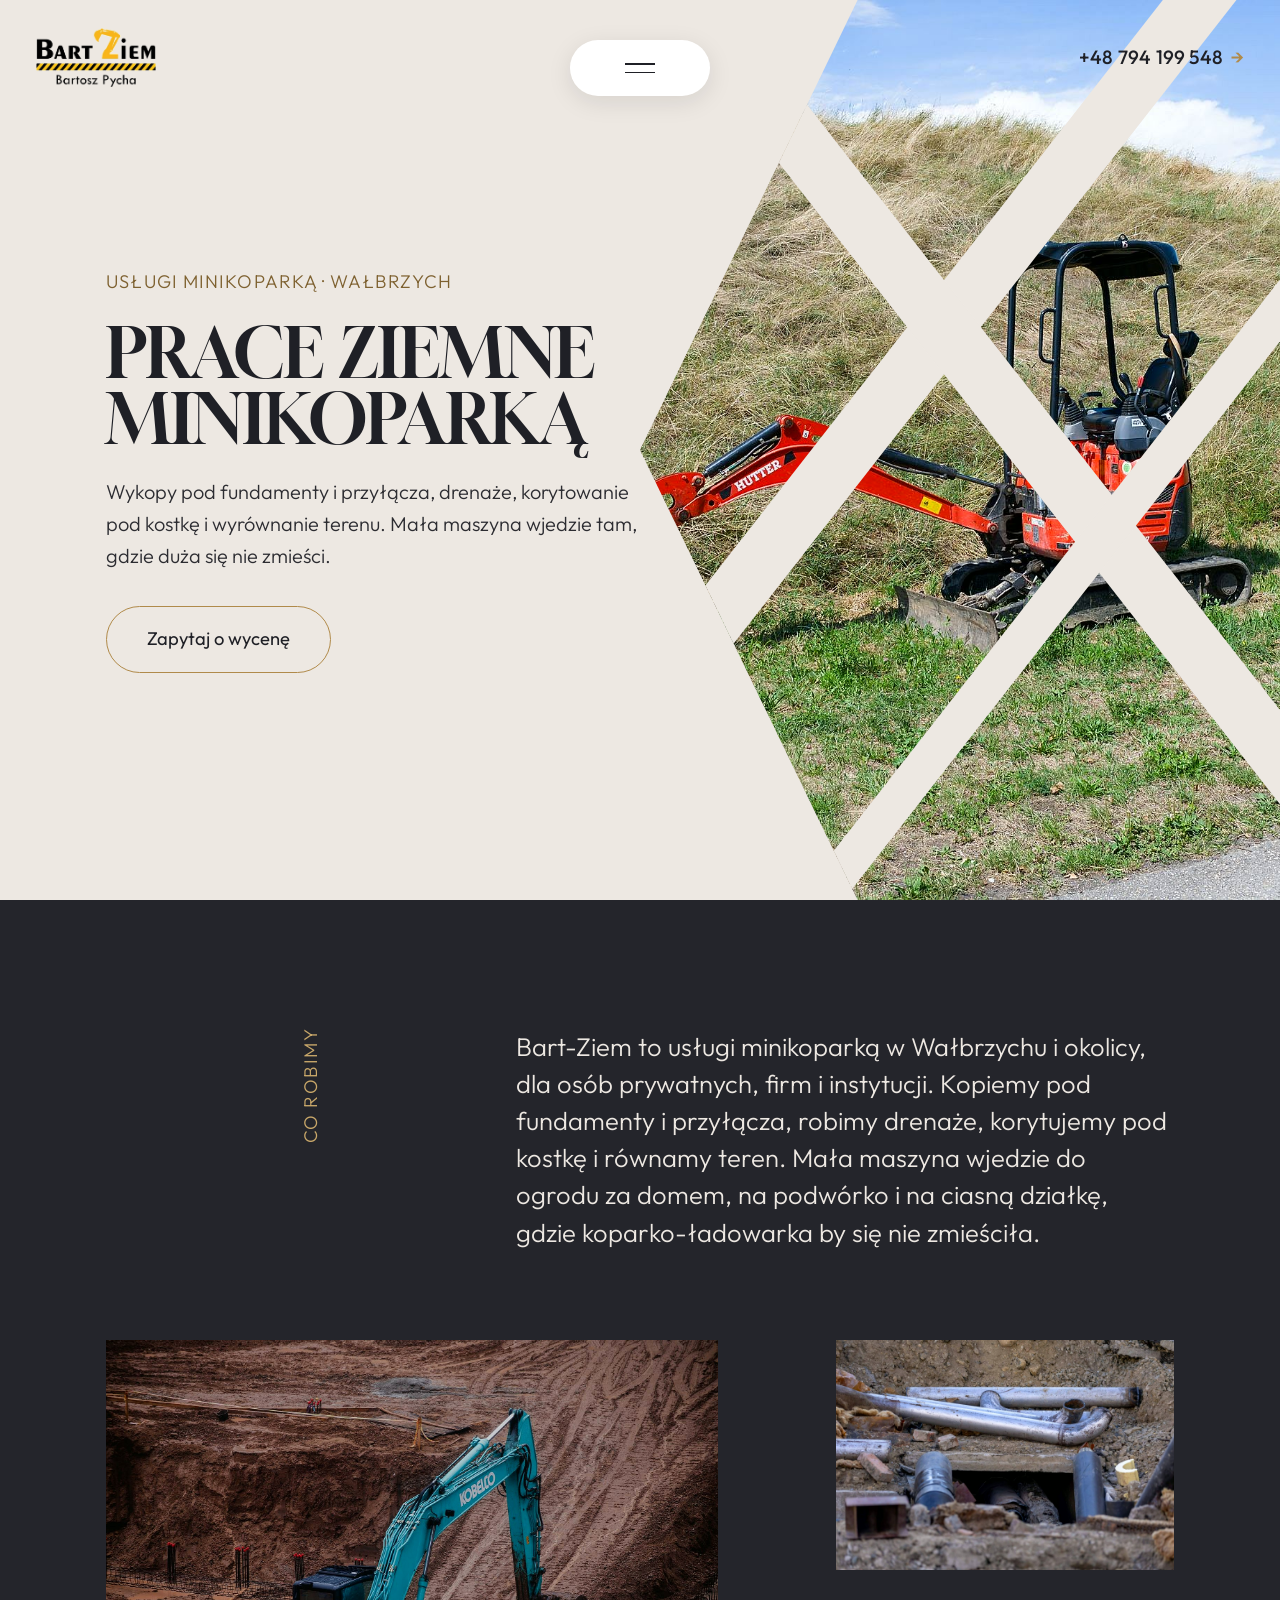
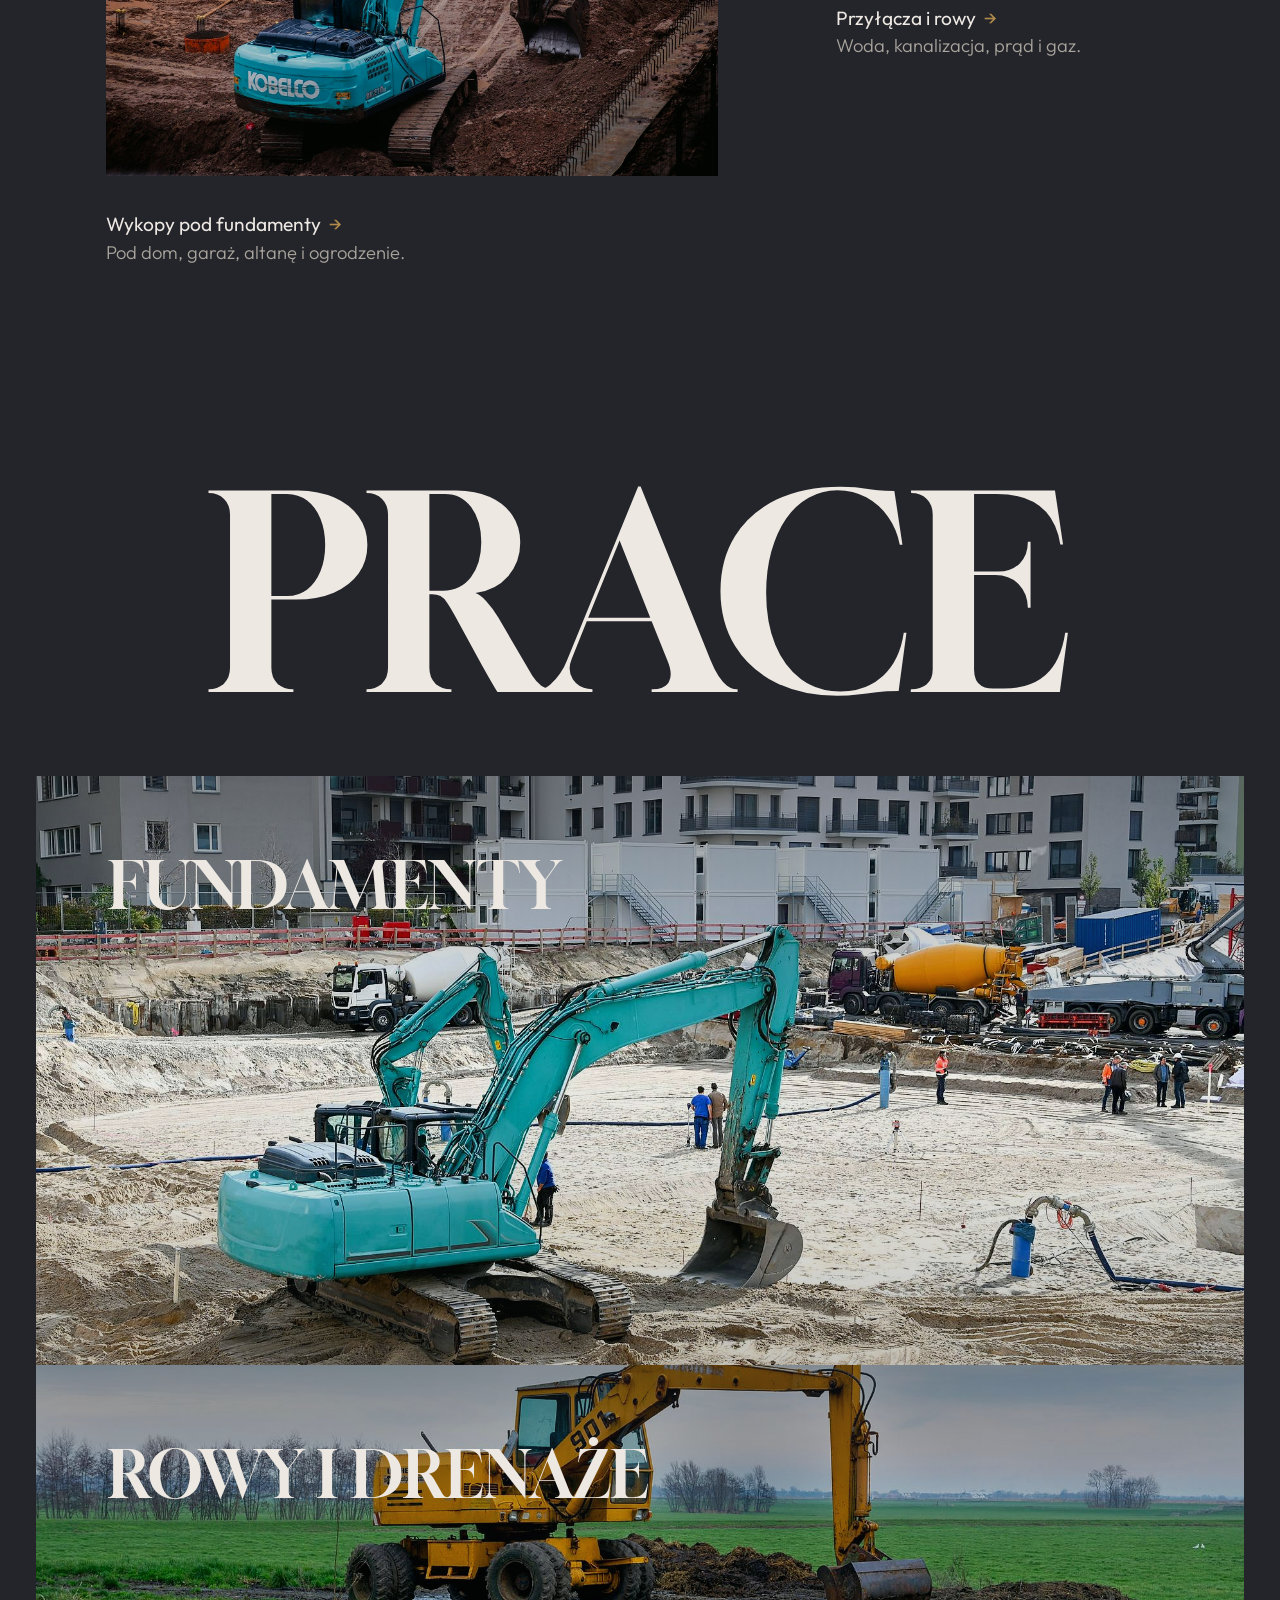
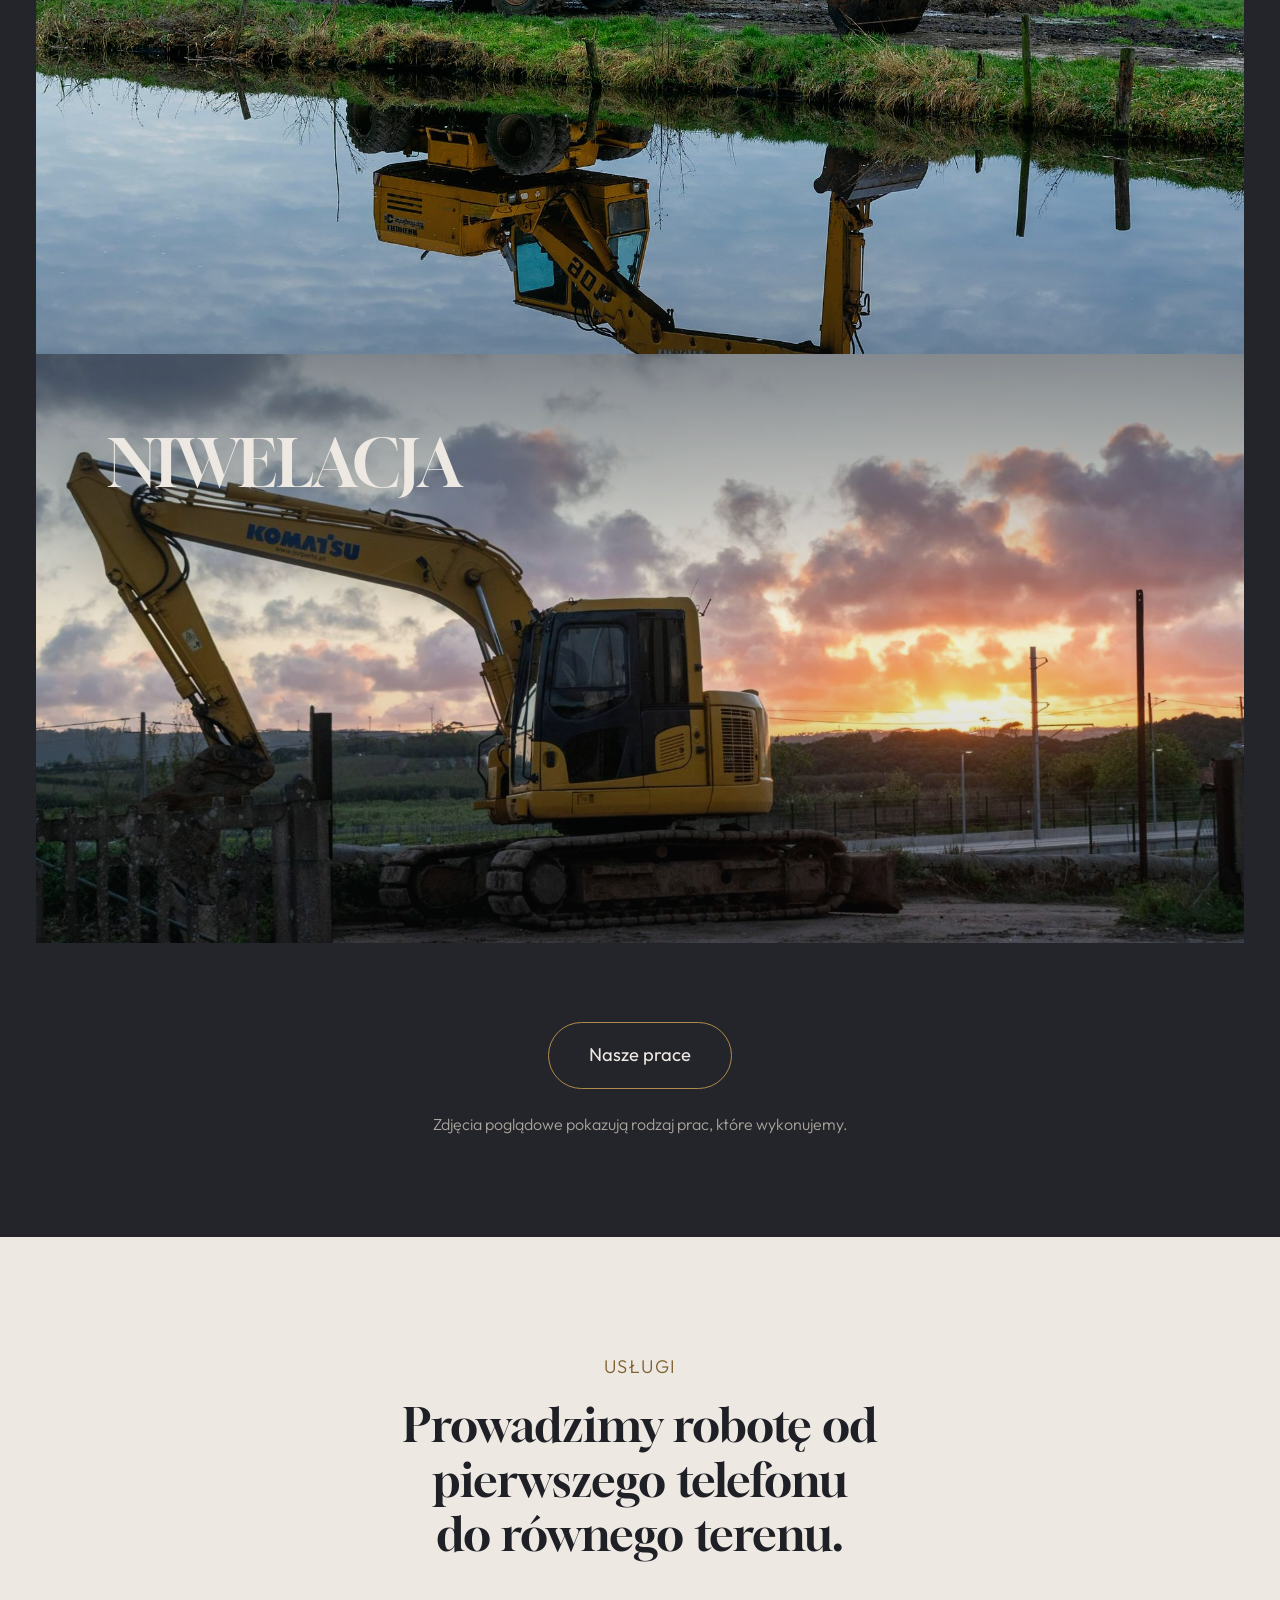
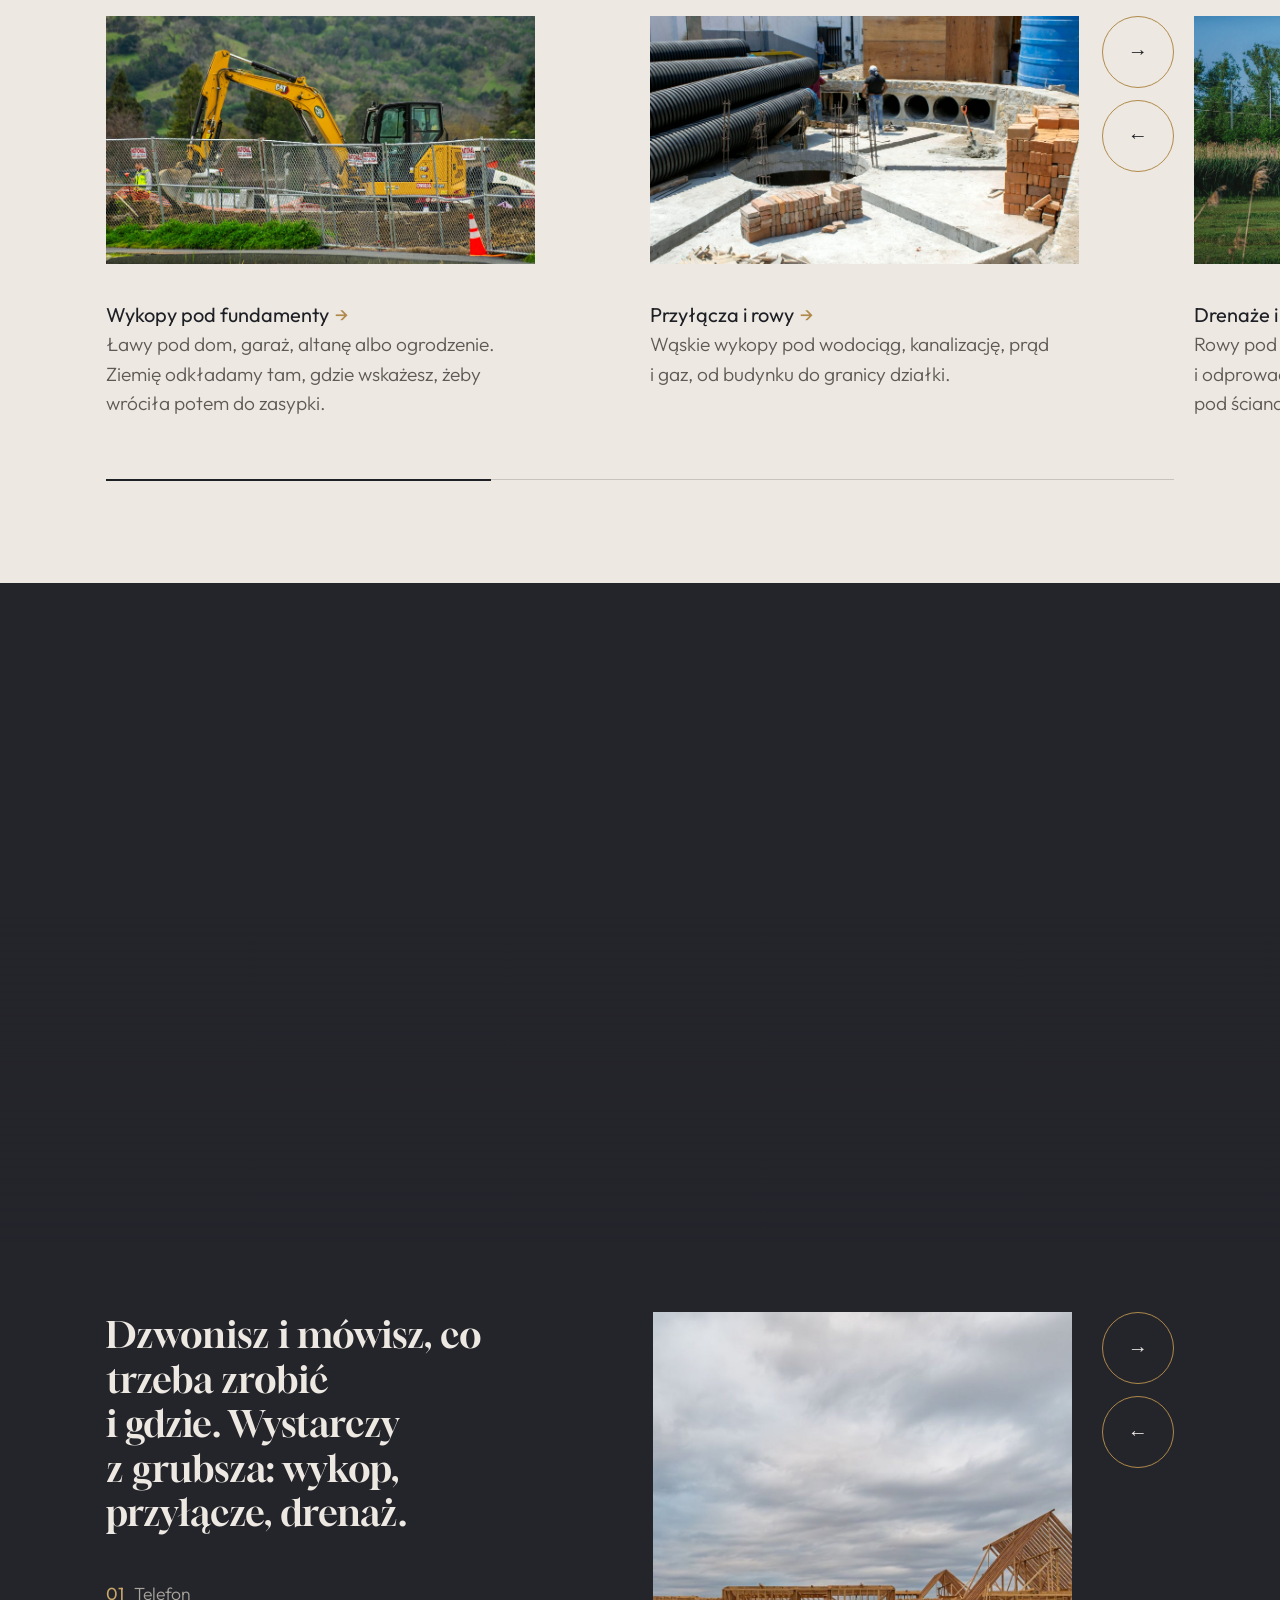
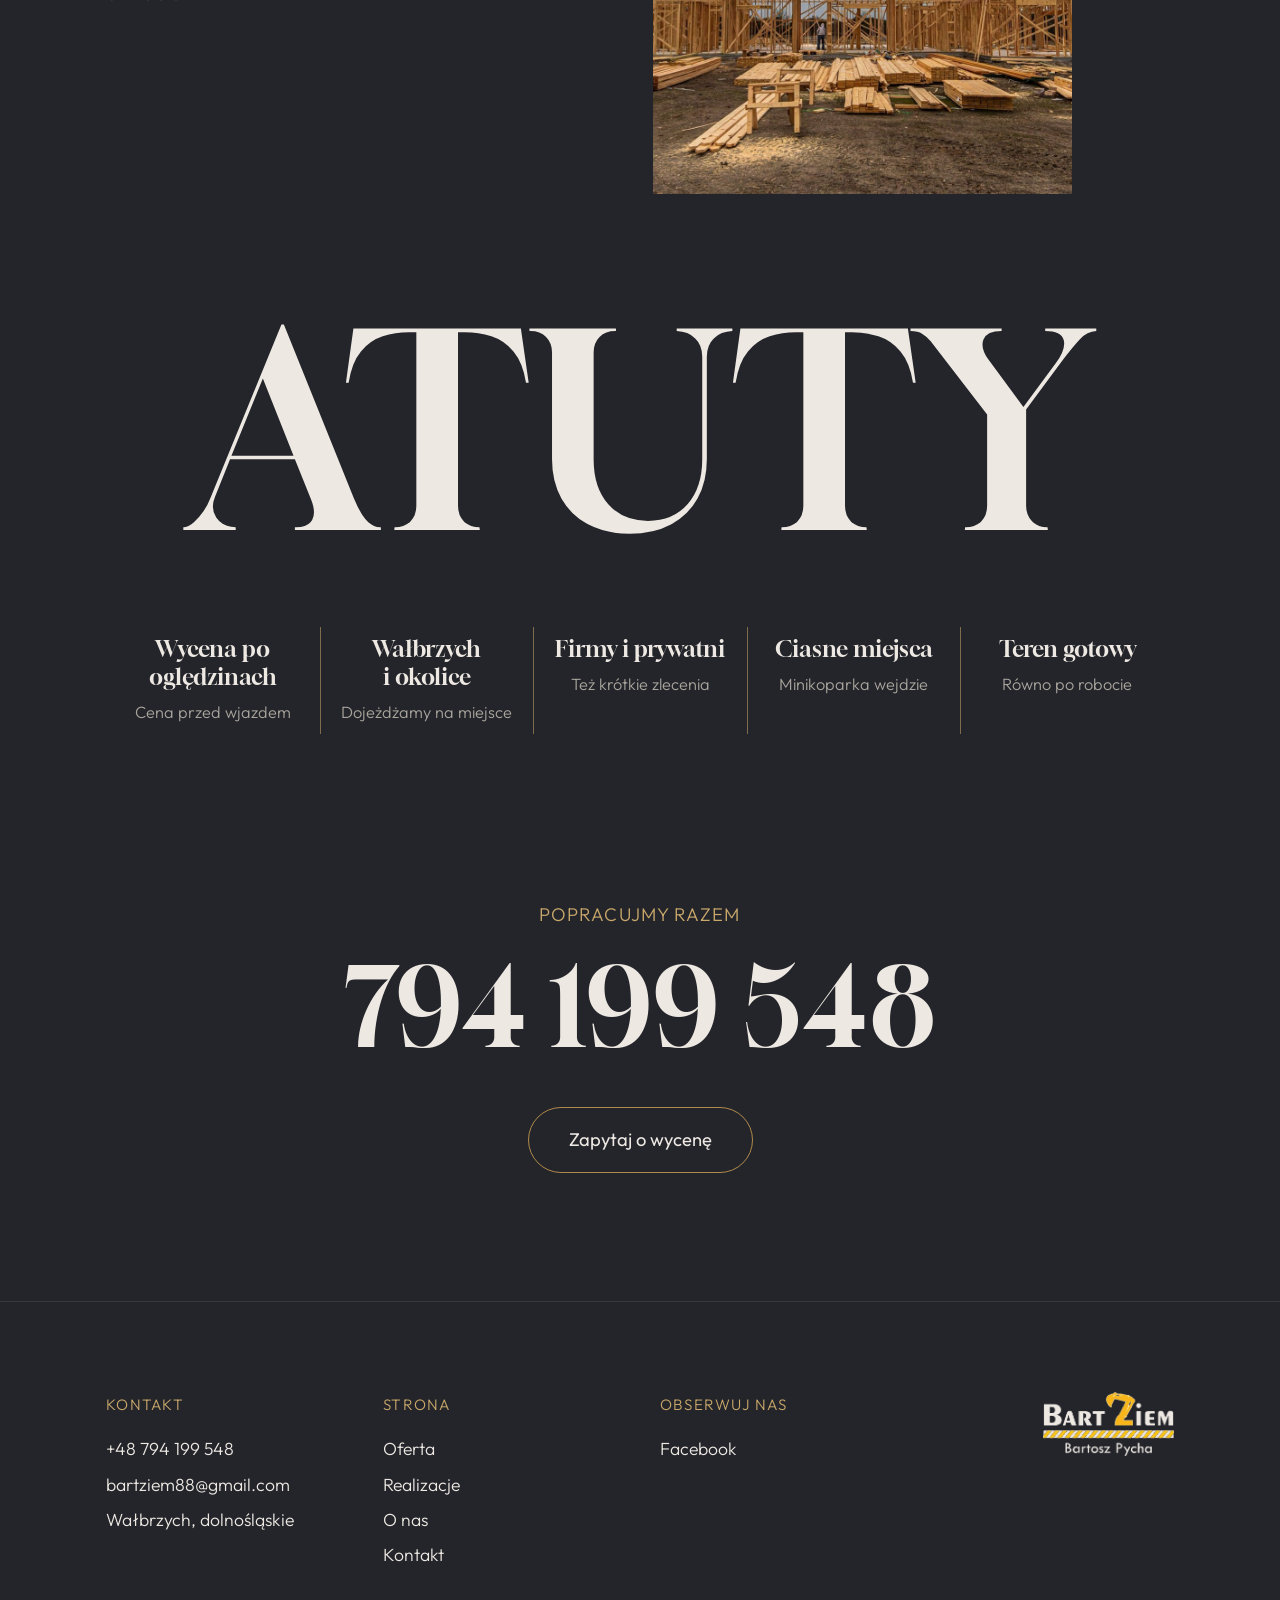
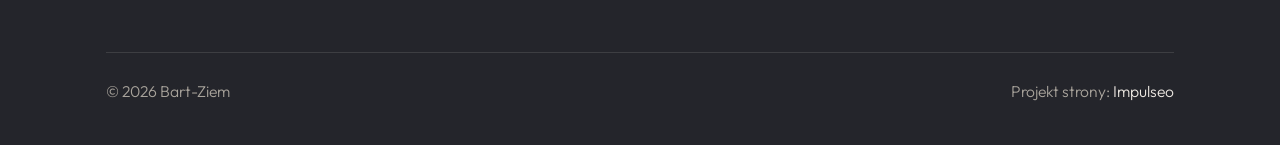
<file: index.html>
<!DOCTYPE html>
<html lang="pl">
<head>
<meta charset="UTF-8">
<meta name="viewport" content="width=device-width, initial-scale=1.0">
<title>Bart-Ziem · Usługi minikoparką Wałbrzych</title>
<meta name="description" content="Bart-Ziem z Wałbrzycha - usługi minikoparką dla osób prywatnych, firm i instytucji: wykopy pod fundamenty i przyłącza, drenaże, korytowanie pod kostkę, niwelacja terenu i prace w ogrodzie. Zadzwoń: 794 199 548.">
<link rel="canonical" href="https://kris20032.github.io/bartziem/">
<meta name="robots" content="noindex, nofollow">
<meta property="og:type" content="website">
<meta property="og:locale" content="pl_PL">
<meta property="og:site_name" content="Bart-Ziem">
<meta property="og:title" content="Bart-Ziem · Usługi minikoparką Wałbrzych">
<meta property="og:description" content="Bart-Ziem z Wałbrzycha - usługi minikoparką dla osób prywatnych, firm i instytucji: wykopy pod fundamenty i przyłącza, drenaże, korytowanie pod kostkę, niwelacja terenu i prace w ogrodzie. Zadzwoń: 794 199 548.">
<meta property="og:url" content="https://kris20032.github.io/bartziem/">
<meta property="og:image" content="https://kris20032.github.io/bartziem/img/og.jpg">
<meta property="og:image:width" content="1200">
<meta property="og:image:height" content="630">
<meta name="twitter:card" content="summary_large_image">
<script type="application/ld+json">{"@context": "https://schema.org", "@type": "LocalBusiness", "name": "Bart-Ziem", "url": "https://kris20032.github.io/bartziem/", "telephone": "+48794199548", "image": "https://kris20032.github.io/bartziem/img/og.jpg", "areaServed": "Wałbrzych", "sameAs": ["https://www.facebook.com/bartziemwalbrzych/"]}</script>
<link rel="preconnect" href="https://fonts.googleapis.com">
<link rel="preconnect" href="https://fonts.gstatic.com" crossorigin>
<link href="https://fonts.googleapis.com/css2?family=Gloock&family=Outfit:wght@300;400;500&display=swap" rel="stylesheet">
<link rel="stylesheet" href="assets/styles.css?v=20261020">
<link rel="stylesheet" href="assets/kw.css?v=20261020">
</head>
<body class="kw">

<header class="kw-head">
  <a class="kw-logo" href="index.html"><img src="img/logo.png" alt="Bart-Ziem" width="545" height="266" decoding="async"></a>
  <a class="kw-phone" href="tel:+48794199548">+48 794 199 548 <span class="kw-arr">→</span></a>
</header>
<button class="kw-pill" type="button" aria-label="Menu" aria-expanded="false"><span></span><span></span></button>
<div class="kw-menu" role="dialog" aria-label="Menu">
  <a class="kw-menu-logo" href="index.html"><img src="img/logo-light.png" alt="Bart-Ziem" width="545" height="266"></a>
  <nav class="kw-menu-main">
    <a href="index.html">Start</a>
    <a href="oferta.html">Oferta</a>
    <a href="realizacje.html">Realizacje</a>
    <a href="o-nas.html">O nas</a>
    <a href="kontakt.html">Kontakt</a>
  </nav>
  <div class="kw-menu-col">
    <p>Usługi minikoparką</p>
    <a href="oferta.html">Wykopy pod fundamenty</a>
    <a href="oferta.html">Przyłącza i rowy</a>
    <a href="oferta.html">Drenaże i odwodnienia</a>
    <a href="oferta.html">Niwelacja terenu</a>
    <a href="oferta.html">Korytowanie pod kostkę</a>
    <a href="oferta.html">Prace w ciasnych miejscach</a>
  </div>
  <div class="kw-menu-col">
    <p>Kontakt</p>
    <a href="tel:+48794199548">+48 794 199 548</a>
    <a href="mailto:bartziem88@gmail.com">bartziem88@gmail.com</a>
    <a href="https://www.facebook.com/bartziemwalbrzych/" target="_blank" rel="noopener">Facebook</a>
    <p class="kw-gap">Obszar</p>
    <a href="kontakt.html">Wałbrzych i okolice</a>
  </div>
</div>

<main>
<section class="kw-hero">
  <div class="kw-hero-txt">
    <span class="kw-kicker">Usługi minikoparką · Wałbrzych</span>
    <h1>Prace ziemne minikoparką</h1>
    <p>Wykopy pod fundamenty i&nbsp;przyłącza, drenaże, korytowanie pod kostkę i&nbsp;wyrównanie terenu. Mała maszyna wjedzie tam, gdzie duża się nie zmieści.</p>
    <a class="kw-btn" href="kontakt.html">Zapytaj o&nbsp;wycenę</a>
  </div>
  <div class="kw-hero-art" aria-hidden="true">
    <img src="img/hero.jpg" fetchpriority="high" alt="" width="1880" height="1253">
    <i></i><i></i><i></i>
  </div>
</section>

<section class="kw-dark kw-sec">
  <div class="kw-intro reveal">
    <span class="kw-vert">Co robimy</span>
    <p>Bart-Ziem to usługi minikoparką w&nbsp;Wałbrzychu i&nbsp;okolicy, dla osób prywatnych, firm i&nbsp;instytucji. Kopiemy pod fundamenty i&nbsp;przyłącza, robimy drenaże, korytujemy pod kostkę i&nbsp;równamy teren. Mała maszyna wjedzie do ogrodu za domem, na podwórko i&nbsp;na ciasną działkę, gdzie koparko-ładowarka by się nie zmieściła.</p>
  </div>
  <div class="kw-pair">
    <figure class="reveal">
      <a href="oferta.html"><span class="kw-ph"><img src="img/g1.jpg" alt="Wykop pod fundamenty" width="1880" height="1253" decoding="async"></span></a>
      <figcaption><a class="kw-link" href="oferta.html">Wykopy pod fundamenty <span class="kw-arr">→</span></a><span class="kw-sub">Pod dom, garaż, altanę i&nbsp;ogrodzenie.</span></figcaption>
    </figure>
    <figure class="reveal">
      <a href="oferta.html"><span class="kw-ph"><img src="img/g2.jpg" alt="Przyłącza w wykopie" width="1776" height="1120" decoding="async"></span></a>
      <figcaption><a class="kw-link" href="oferta.html">Przyłącza i&nbsp;rowy <span class="kw-arr">→</span></a><span class="kw-sub">Woda, kanalizacja, prąd i&nbsp;gaz.</span></figcaption>
    </figure>
  </div>
</section>

<section class="kw-dark kw-huge-wrap">
  <h2 class="kw-huge reveal">Prace</h2>
</section>
<section class="kw-dark kw-works">
  <a class="kw-work reveal" href="realizacje.html"><img src="img/g9.jpg" alt="Wykop pod fundamenty na budowie" loading="lazy" width="1880" height="1251" decoding="async"><h3>Fundamenty</h3></a>
  <a class="kw-work reveal" href="realizacje.html"><img src="img/g4.jpg" alt="Rów odwadniający przy polu" loading="lazy" width="1880" height="1253" decoding="async"><h3>Rowy i&nbsp;drenaże</h3></a>
  <a class="kw-work reveal" href="realizacje.html"><img src="img/g8.jpg" alt="Koparka przy niwelacji terenu" loading="lazy" width="1808" height="1168" decoding="async"><h3>Niwelacja</h3></a>
</section>
<section class="kw-dark kw-works-cta">
  <a class="kw-btn" href="realizacje.html">Nasze prace</a>
  <p>Zdjęcia poglądowe pokazują rodzaj prac, które wykonujemy.</p>
</section>

<section class="kw-srv-sec">
  <div class="kw-srv-head reveal">
    <span class="kw-kicker">Usługi</span>
    <h2>Prowadzimy robotę od pierwszego telefonu do równego terenu.</h2>
  </div>
  <div class="kw-srv-wrap" data-kw-carousel>
    <div class="kw-arrows"><button type="button" data-dir="1" aria-label="Dalej">→</button><button type="button" data-dir="-1" aria-label="Wstecz">←</button></div>
    <div class="kw-srv-track">
      <div class="kw-srv-item"><a href="oferta.html"><span class="kw-ph"><img src="img/g7.jpg" alt="Wykopy pod fundamenty" loading="lazy" width="1880" height="1253" decoding="async"></span><h3>Wykopy pod fundamenty<span class="kw-arr">→</span></h3></a><p>Ławy pod dom, garaż, altanę albo ogrodzenie. Ziemię odkładamy tam, gdzie wskażesz, żeby wróciła potem do zasypki.</p></div>
      <div class="kw-srv-item"><a href="oferta.html"><span class="kw-ph"><img src="img/g3.jpg" alt="Przyłącza i rowy" loading="lazy" width="1808" height="1168" decoding="async"></span><h3>Przyłącza i&nbsp;rowy<span class="kw-arr">→</span></h3></a><p>Wąskie wykopy pod wodociąg, kanalizację, prąd i&nbsp;gaz, od budynku do granicy działki.</p></div>
      <div class="kw-srv-item"><a href="oferta.html"><span class="kw-ph"><img src="img/g6.jpg" alt="Drenaże i odwodnienia" loading="lazy" width="1880" height="1253" decoding="async"></span><h3>Drenaże i&nbsp;odwodnienia<span class="kw-arr">→</span></h3></a><p>Rowy pod drenaż wokół domu, studnie chłonne i&nbsp;odprowadzenie deszczówki, żeby woda nie stała pod ścianą.</p></div>
      <div class="kw-srv-item"><a href="oferta.html"><span class="kw-ph"><img src="img/g10.jpg" alt="Niwelacja i prace w ogrodzie" loading="lazy" width="1880" height="1253" decoding="async"></span><h3>Niwelacja i&nbsp;ogród<span class="kw-arr">→</span></h3></a><p>Wyrównanie działki pod trawnik, rozplantowanie ziemi po budowie, skarpy, doły pod drzewa i&nbsp;oczko wodne.</p></div>
      <div class="kw-srv-item"><a href="oferta.html"><span class="kw-ph"><img src="img/k5.jpg" alt="Podjazd z kostki na równym korycie" loading="lazy" width="1600" height="1068" decoding="async"></span><h3>Korytowanie pod kostkę<span class="kw-arr">→</span></h3></a><p>Zdejmujemy ziemię na głębokość pod podbudowę podjazdu, ścieżki albo tarasu, żeby brukarz dostał równe koryto.</p></div>
      <div class="kw-srv-item"><a href="oferta.html"><span class="kw-ph"><img src="img/g5.jpg" alt="Minikoparka przy budynku" loading="lazy" width="1880" height="1253" decoding="async"></span><h3>Ciasne miejsca<span class="kw-arr">→</span></h3></a><p>Podwórka, przejścia między budynkami, działki za domem i&nbsp;teren przy istniejącym ogrodzeniu.</p></div>
    </div>
  </div>
  <div class="kw-progress" aria-hidden="true"><i></i></div>
</section>

<section class="stopklatka kw-stk" aria-hidden="true">
  <div class="stk-bg" style="background-image:url(img/k6.jpg)"></div>
</section>

<section class="kw-dark kw-sec kw-pt-s">
  <div class="kw-steps" data-kw-slider>
    <div class="kw-arrows"><button type="button" data-dir="1" aria-label="Następny krok">→</button><button type="button" data-dir="-1" aria-label="Poprzedni krok">←</button></div>
    <div class="kw-steps-view">
      <div class="kw-steps-track">
        <div class="kw-step"><div><blockquote>Dzwonisz i&nbsp;mówisz, co trzeba zrobić i&nbsp;gdzie. Wystarczy z&nbsp;grubsza: wykop, przyłącze, drenaż.</blockquote><p class="kw-step-lab"><b>01</b>Telefon</p></div><span class="kw-ph"><img src="img/k1.jpg" alt="Działka przed rozpoczęciem prac" loading="lazy" width="1600" height="1066" decoding="async"></span></div>
        <div class="kw-step"><div><blockquote>Przyjeżdżamy, sprawdzamy dojazd i&nbsp;grunt. Podajemy cenę i&nbsp;ustalamy dzień wjazdu.</blockquote><p class="kw-step-lab"><b>02</b>Oględziny i&nbsp;wycena</p></div><span class="kw-ph"><img src="img/k2.jpg" alt="Budowa domu z ziemią z wykopu" loading="lazy" width="1600" height="1066" decoding="async"></span></div>
        <div class="kw-step"><div><blockquote>Kopiemy, zasypujemy i&nbsp;równamy, pilnując ogrodzenia, trawnika i&nbsp;tego, co już stoi na działce.</blockquote><p class="kw-step-lab"><b>03</b>Praca minikoparką</p></div><span class="kw-ph"><img src="img/k3.jpg" alt="Teren w trakcie prac ziemnych" loading="lazy" width="1200" height="800" decoding="async"></span></div>
        <div class="kw-step"><div><blockquote>Zostawiamy wyrównaną działkę, gotową dla murarzy, brukarza albo pod ogród.</blockquote><p class="kw-step-lab"><b>04</b>Teren gotowy</p></div><span class="kw-ph"><img src="img/k4.jpg" alt="Wyrównany teren przy domu" loading="lazy" width="1600" height="1068" decoding="async"></span></div>
      </div>
    </div>
  </div>
</section>

<section class="kw-dark kw-sec kw-pt-0">
  <h2 class="kw-huge reveal">Atuty</h2>
  <ul class="kw-perks reveal">
    <li><strong>Wycena po oględzinach</strong><span>Cena przed wjazdem</span></li>
    <li><strong>Wałbrzych i&nbsp;okolice</strong><span>Dojeżdżamy na miejsce</span></li>
    <li><strong>Firmy i&nbsp;prywatni</strong><span>Też krótkie zlecenia</span></li>
    <li><strong>Ciasne miejsca</strong><span>Minikoparka wejdzie</span></li>
    <li><strong>Teren gotowy</strong><span>Równo po robocie</span></li>
  </ul>
</section>

<section class="kw-dark kw-sec kw-cta kw-pt-xs">
  <span class="kw-kicker reveal">Popracujmy razem</span>
  <h2 class="reveal"><a href="tel:+48794199548">794 199 548</a></h2>
  <a class="kw-btn reveal" href="kontakt.html">Zapytaj o&nbsp;wycenę</a>
</section>
</main>

<footer class="kw-foot">
  <div class="kw-foot-grid">
    <nav class="kw-foot-nav">
      <p>Kontakt</p>
      <a href="tel:+48794199548">+48 794 199 548</a>
      <a href="mailto:bartziem88@gmail.com">bartziem88@gmail.com</a>
      <span>Wałbrzych, dolnośląskie</span>
    </nav>
    <nav class="kw-foot-nav">
      <p>Strona</p>
      <a href="oferta.html">Oferta</a>
      <a href="realizacje.html">Realizacje</a>
      <a href="o-nas.html">O nas</a>
      <a href="kontakt.html">Kontakt</a>
    </nav>
    <nav class="kw-foot-nav">
      <p>Obserwuj nas</p>
      <a href="https://www.facebook.com/bartziemwalbrzych/" target="_blank" rel="noopener" aria-label="Facebook - Bart-Ziem">Facebook</a>
    </nav>
    <a class="kw-foot-logo" href="index.html"><img src="img/logo-light.png" alt="Bart-Ziem" width="545" height="266" loading="lazy"></a>
  </div>
  <div class="kw-foot-bot">
    <span>© 2026 Bart-Ziem</span>
    <span>Projekt strony: <a class="foot-credit" href="https://impulseo.pl" target="_blank" rel="noopener">Impulseo</a></span>
  </div>
</footer>
<div class="sticky-call"><a class="sc-call" href="tel:+48794199548"><svg class="ico-tel" width="16" height="16" viewBox="0 0 24 24" fill="none" aria-hidden="true"><path d="M6.6 10.8a15.5 15.5 0 0 0 6.6 6.6l2.2-2.2a1 1 0 0 1 1-.24 11.4 11.4 0 0 0 3.6.58 1 1 0 0 1 1 1V20a1 1 0 0 1-1 1A17 17 0 0 1 3 4a1 1 0 0 1 1-1h3.5a1 1 0 0 1 1 1c0 1.25.2 2.46.58 3.6a1 1 0 0 1-.25 1l-2.23 2.2Z" fill="currentColor"/></svg> Zadzwoń</a><a class="sc-quote" href="kontakt.html">Zapytaj o wycenę</a></div>
<div class="demo-wazne" data-do="2026-10-26" data-cykl="3" hidden><svg class="dw-ico" width="13" height="13" viewBox="0 0 24 24" fill="none" aria-hidden="true"><circle cx="12" cy="12" r="8.6" stroke="currentColor" stroke-width="1.8"/><path d="M12 7.2V12l3.3 2" stroke="currentColor" stroke-width="1.8" stroke-linecap="round"/></svg><span class="dw-txt"></span></div>

<script src="assets/main.js?v=20261020"></script>
<script src="assets/kw.js?v=20261020"></script>
</body>
</html>
</file>
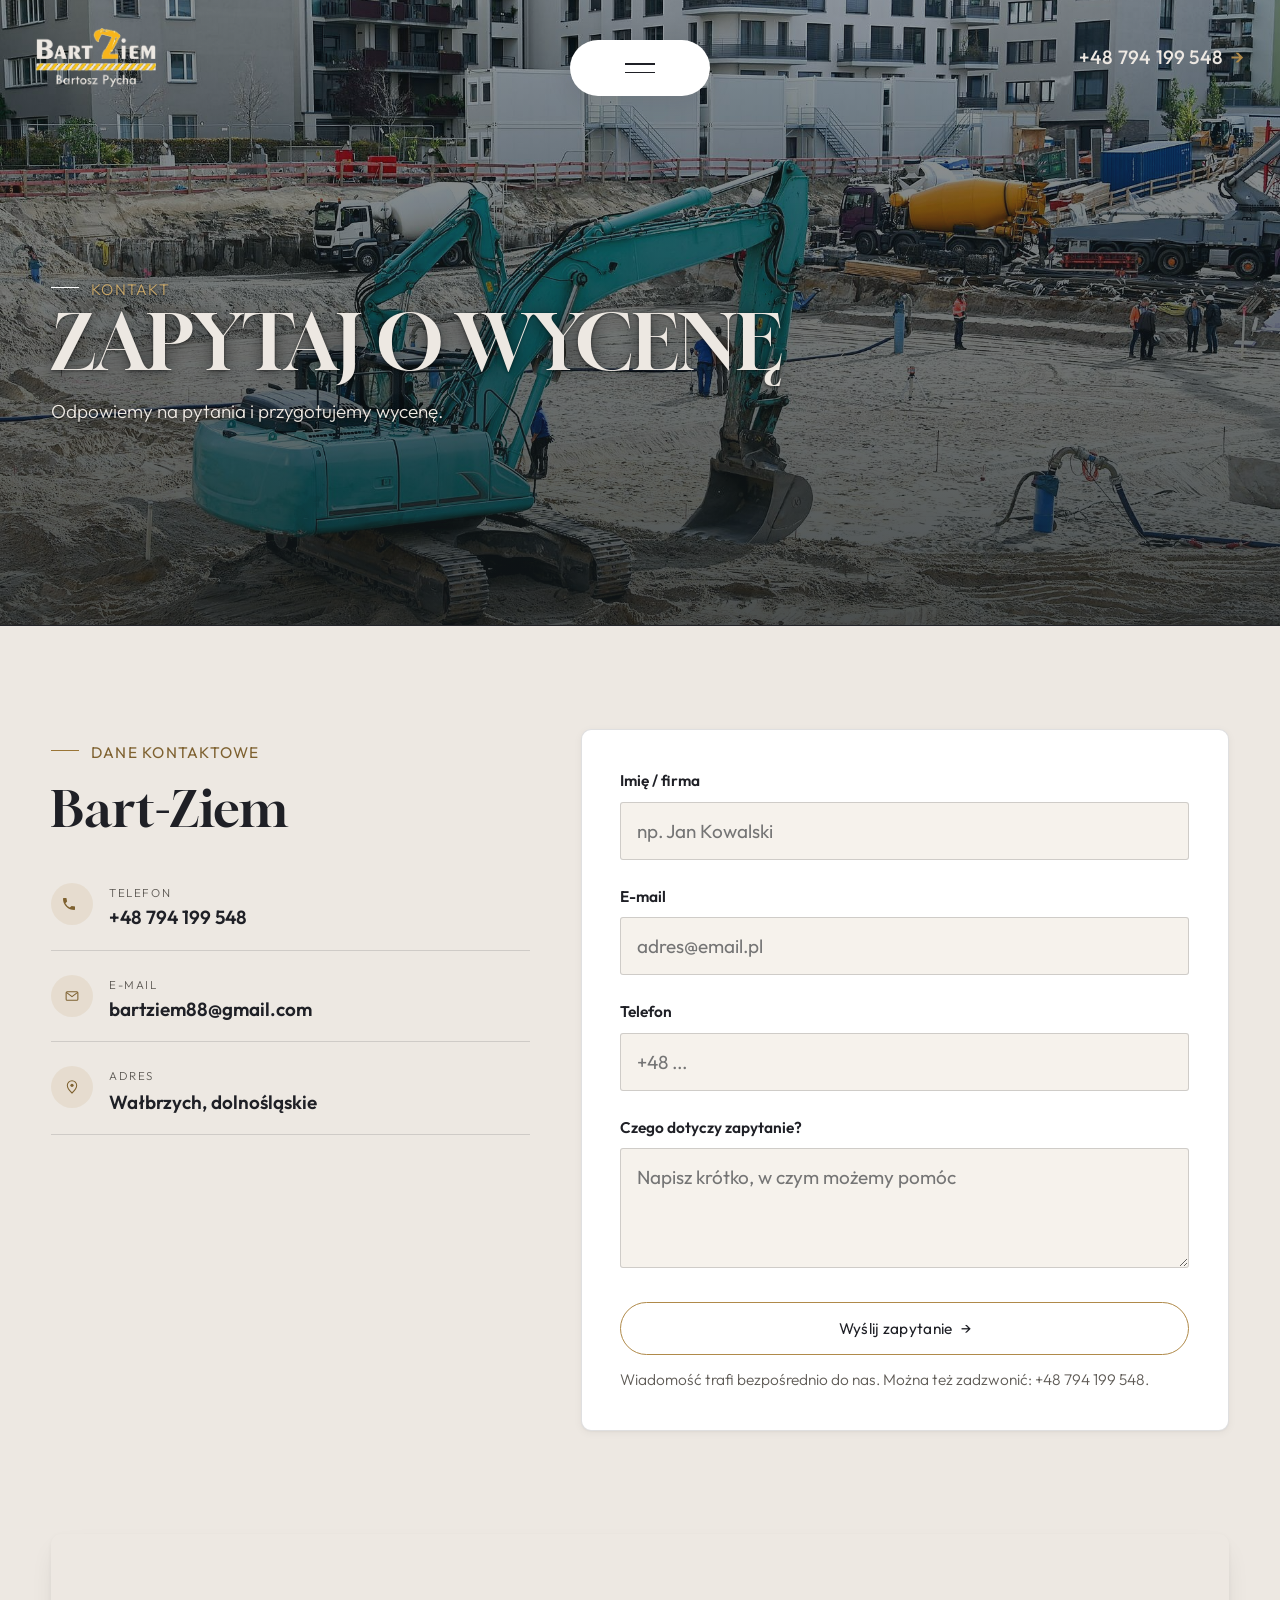
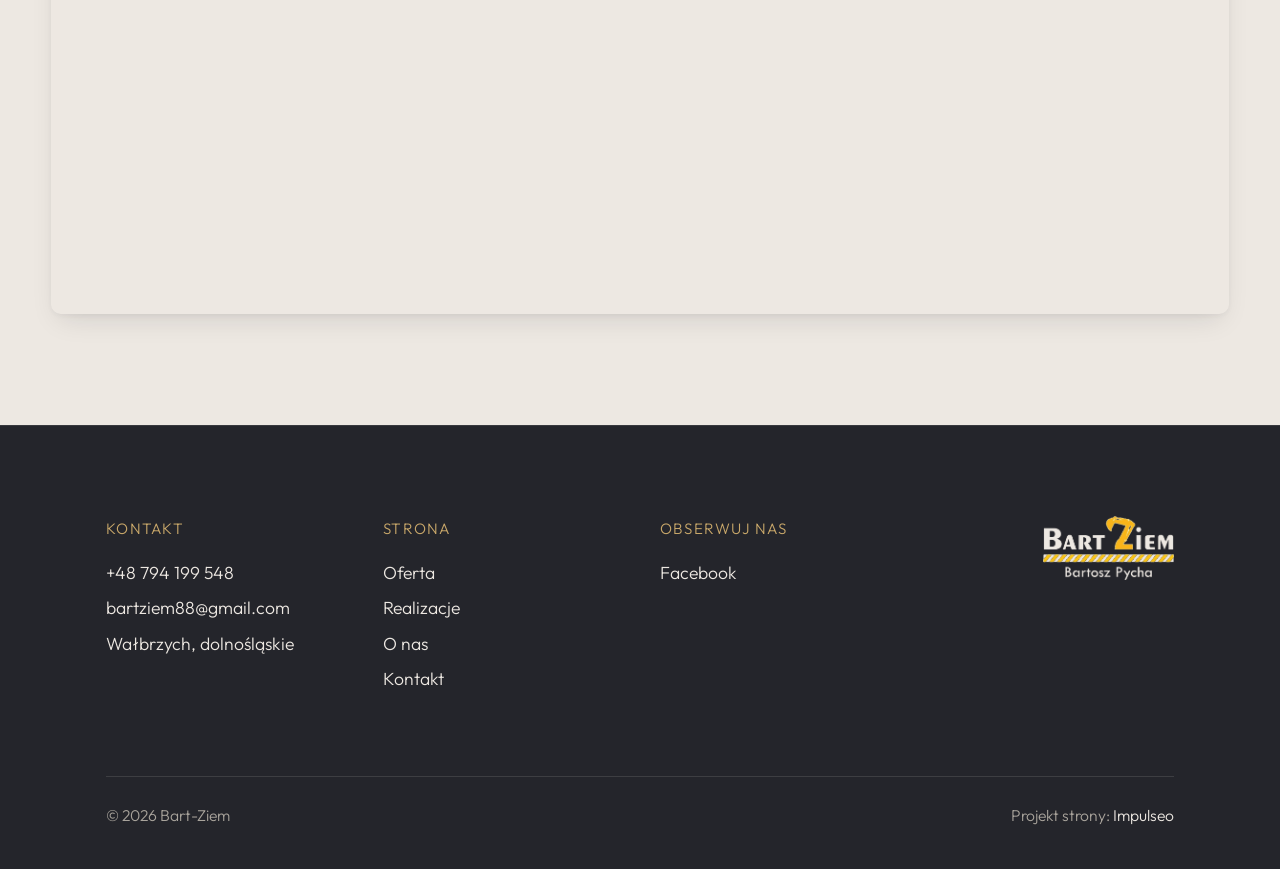
<file: kontakt.html>
<!DOCTYPE html>
<html lang="pl">
<head>
<meta charset="UTF-8">
<meta name="viewport" content="width=device-width, initial-scale=1.0">
<title>Kontakt - Bart-Ziem</title>
<meta name="description" content="Kontakt Bart-Ziem - Wałbrzych, dolnośląskie">
<link rel="canonical" href="https://kris20032.github.io/bartziem/kontakt.html">
<meta name="robots" content="noindex, nofollow">
<meta property="og:type" content="website">
<meta property="og:locale" content="pl_PL">
<meta property="og:site_name" content="Bart-Ziem">
<meta property="og:title" content="Kontakt - Bart-Ziem">
<meta property="og:description" content="Kontakt Bart-Ziem - Wałbrzych, dolnośląskie">
<meta property="og:url" content="https://kris20032.github.io/bartziem/kontakt.html">
<meta property="og:image" content="https://kris20032.github.io/bartziem/img/og.jpg">
<meta property="og:image:width" content="1200">
<meta property="og:image:height" content="630">
<meta name="twitter:card" content="summary_large_image">
<link rel="preconnect" href="https://fonts.googleapis.com">
<link rel="preconnect" href="https://fonts.gstatic.com" crossorigin>
<link href="https://fonts.googleapis.com/css2?family=Gloock&family=Outfit:wght@300;400;500&display=swap" rel="stylesheet">
<link rel="stylesheet" href="assets/styles.css?v=20261020">
<link rel="stylesheet" href="assets/kw.css?v=20261020">
</head>
<body class="kw">

<header class="kw-head kw-head--light">
  <a class="kw-logo" href="index.html"><img src="img/logo-light.png" alt="Bart-Ziem" width="545" height="266" decoding="async"></a>
  <a class="kw-phone" href="tel:+48794199548">+48 794 199 548 <span class="kw-arr">→</span></a>
</header>
<button class="kw-pill" type="button" aria-label="Menu" aria-expanded="false"><span></span><span></span></button>
<div class="kw-menu" role="dialog" aria-label="Menu">
  <a class="kw-menu-logo" href="index.html"><img src="img/logo-light.png" alt="Bart-Ziem" width="545" height="266"></a>
  <nav class="kw-menu-main">
    <a href="index.html">Start</a>
    <a href="oferta.html">Oferta</a>
    <a href="realizacje.html">Realizacje</a>
    <a href="o-nas.html">O nas</a>
    <a href="kontakt.html">Kontakt</a>
  </nav>
  <div class="kw-menu-col">
    <p>Usługi minikoparką</p>
    <a href="oferta.html">Wykopy pod fundamenty</a>
    <a href="oferta.html">Przyłącza i rowy</a>
    <a href="oferta.html">Drenaże i odwodnienia</a>
    <a href="oferta.html">Niwelacja terenu</a>
    <a href="oferta.html">Korytowanie pod kostkę</a>
    <a href="oferta.html">Prace w ciasnych miejscach</a>
  </div>
  <div class="kw-menu-col">
    <p>Kontakt</p>
    <a href="tel:+48794199548">+48 794 199 548</a>
    <a href="mailto:bartziem88@gmail.com">bartziem88@gmail.com</a>
    <a href="https://www.facebook.com/bartziemwalbrzych/" target="_blank" rel="noopener">Facebook</a>
    <p class="kw-gap">Obszar</p>
    <a href="kontakt.html">Wałbrzych i okolice</a>
  </div>
</div>

<main>
<section class="pagehead">
  <img src="img/g9.jpg" alt="Bart-Ziem - Zapytaj o wycenę" width="1880" height="1251" decoding="async">
  <div class="wrap">
    <span class="eyebrow">Kontakt</span>
    <h1>Zapytaj o wycenę</h1>
    <p>Odpowiemy na pytania i przygotujemy wycenę.</p>
  </div>
</section>
<section>
  <div class="wrap contact-grid">
    <div class="reveal">
      <span class="eyebrow">Dane kontaktowe</span>
      <h2 style="margin:var(--space-4) 0 var(--space-6)">Bart-Ziem</h2>
      <div class="info-list">
        <div class="info-row"><div class="ic"><svg class="ico-tel" width="16" height="16" viewBox="0 0 24 24" fill="none" aria-hidden="true"><path d="M6.6 10.8a15.5 15.5 0 0 0 6.6 6.6l2.2-2.2a1 1 0 0 1 1-.24 11.4 11.4 0 0 0 3.6.58 1 1 0 0 1 1 1V20a1 1 0 0 1-1 1A17 17 0 0 1 3 4a1 1 0 0 1 1-1h3.5a1 1 0 0 1 1 1c0 1.25.2 2.46.58 3.6a1 1 0 0 1-.25 1l-2.23 2.2Z" fill="currentColor"/></svg></div><div><div class="lbl">Telefon</div><a class="val" href="tel:+48794199548">+48 794 199 548</a></div></div>
        <div class="info-row"><div class="ic"><svg class="ico-mail" width="16" height="16" viewBox="0 0 24 24" fill="none" aria-hidden="true"><rect x="3.2" y="5.5" width="17.6" height="13" rx="1.6" stroke="currentColor" stroke-width="1.6"/><path d="M4 7l8 6 8-6" stroke="currentColor" stroke-width="1.6" stroke-linecap="round" stroke-linejoin="round"/></svg></div><div><div class="lbl">E-mail</div><a class="val" href="mailto:bartziem88@gmail.com">bartziem88@gmail.com</a></div></div>
        <div class="info-row"><div class="ic"><svg class="ico-pin" width="16" height="16" viewBox="0 0 24 24" fill="none" aria-hidden="true"><path d="M12 21s7-6.1 7-11.5A7 7 0 0 0 5 9.5C5 14.9 12 21 12 21Z" stroke="currentColor" stroke-width="1.6" fill="none"/><circle cx="12" cy="9.5" r="2.4" fill="currentColor"/></svg></div><div><div class="lbl">Adres</div><div class="val">Wałbrzych, dolnośląskie</div></div></div>
      </div>
    </div>
    <div class="reveal">
      <form class="form" action="https://formsubmit.co/bartziem88@gmail.com" method="POST">
        <input type="hidden" name="_subject" value="Zapytanie ze strony Bart-Ziem">
        <input type="hidden" name="_captcha" value="false">
        <input type="hidden" name="_template" value="table">
        <div class="fld"><label for="name">Imię / firma</label><input id="name" name="name" type="text" placeholder="np. Jan Kowalski" required></div>
        <div class="fld"><label for="email">E-mail</label><input id="email" name="email" type="email" placeholder="adres@email.pl" required></div>
        <div class="fld"><label for="phone">Telefon</label><input id="phone" name="phone" type="tel" placeholder="+48 ..."></div>
        <div class="fld"><label for="msg">Czego dotyczy zapytanie?</label><textarea id="msg" name="message" placeholder="Napisz krótko, w czym możemy pomóc" required></textarea></div>
        <button type="submit" class="btn btn-accent" style="width:100%;justify-content:center">Wyślij zapytanie <span class="arr">→</span></button>
        <p class="note">Wiadomość trafi bezpośrednio do nas. Można też zadzwonić: +48 794 199 548.</p>
      </form>
    </div>
  </div>
</section>
<section style="padding-top:0">
  <div class="wrap reveal">
    <iframe class="map" title="Bart-Ziem - Wałbrzych" src="https://maps.google.com/maps?q=50.764946%2C16.2590034&z=15&output=embed" loading="lazy" referrerpolicy="no-referrer-when-downgrade"></iframe>
  </div>
</section>
</main>

<footer class="kw-foot">
  <div class="kw-foot-grid">
    <nav class="kw-foot-nav">
      <p>Kontakt</p>
      <a href="tel:+48794199548">+48 794 199 548</a>
      <a href="mailto:bartziem88@gmail.com">bartziem88@gmail.com</a>
      <span>Wałbrzych, dolnośląskie</span>
    </nav>
    <nav class="kw-foot-nav">
      <p>Strona</p>
      <a href="oferta.html">Oferta</a>
      <a href="realizacje.html">Realizacje</a>
      <a href="o-nas.html">O nas</a>
      <a href="kontakt.html">Kontakt</a>
    </nav>
    <nav class="kw-foot-nav">
      <p>Obserwuj nas</p>
      <a href="https://www.facebook.com/bartziemwalbrzych/" target="_blank" rel="noopener" aria-label="Facebook - Bart-Ziem">Facebook</a>
    </nav>
    <a class="kw-foot-logo" href="index.html"><img src="img/logo-light.png" alt="Bart-Ziem" width="545" height="266" loading="lazy"></a>
  </div>
  <div class="kw-foot-bot">
    <span>© 2026 Bart-Ziem</span>
    <span>Projekt strony: <a class="foot-credit" href="https://impulseo.pl" target="_blank" rel="noopener">Impulseo</a></span>
  </div>
</footer>
<div class="sticky-call"><a class="sc-call" href="tel:+48794199548"><svg class="ico-tel" width="16" height="16" viewBox="0 0 24 24" fill="none" aria-hidden="true"><path d="M6.6 10.8a15.5 15.5 0 0 0 6.6 6.6l2.2-2.2a1 1 0 0 1 1-.24 11.4 11.4 0 0 0 3.6.58 1 1 0 0 1 1 1V20a1 1 0 0 1-1 1A17 17 0 0 1 3 4a1 1 0 0 1 1-1h3.5a1 1 0 0 1 1 1c0 1.25.2 2.46.58 3.6a1 1 0 0 1-.25 1l-2.23 2.2Z" fill="currentColor"/></svg> Zadzwoń</a><a class="sc-quote" href="kontakt.html">Zapytaj o wycenę</a></div>
<div class="demo-wazne" data-do="2026-10-26" data-cykl="3" hidden><svg class="dw-ico" width="13" height="13" viewBox="0 0 24 24" fill="none" aria-hidden="true"><circle cx="12" cy="12" r="8.6" stroke="currentColor" stroke-width="1.8"/><path d="M12 7.2V12l3.3 2" stroke="currentColor" stroke-width="1.8" stroke-linecap="round"/></svg><span class="dw-txt"></span></div>

<script src="assets/main.js?v=20261020"></script>
<script src="assets/kw.js?v=20261020"></script>
</body>
</html>
</file>
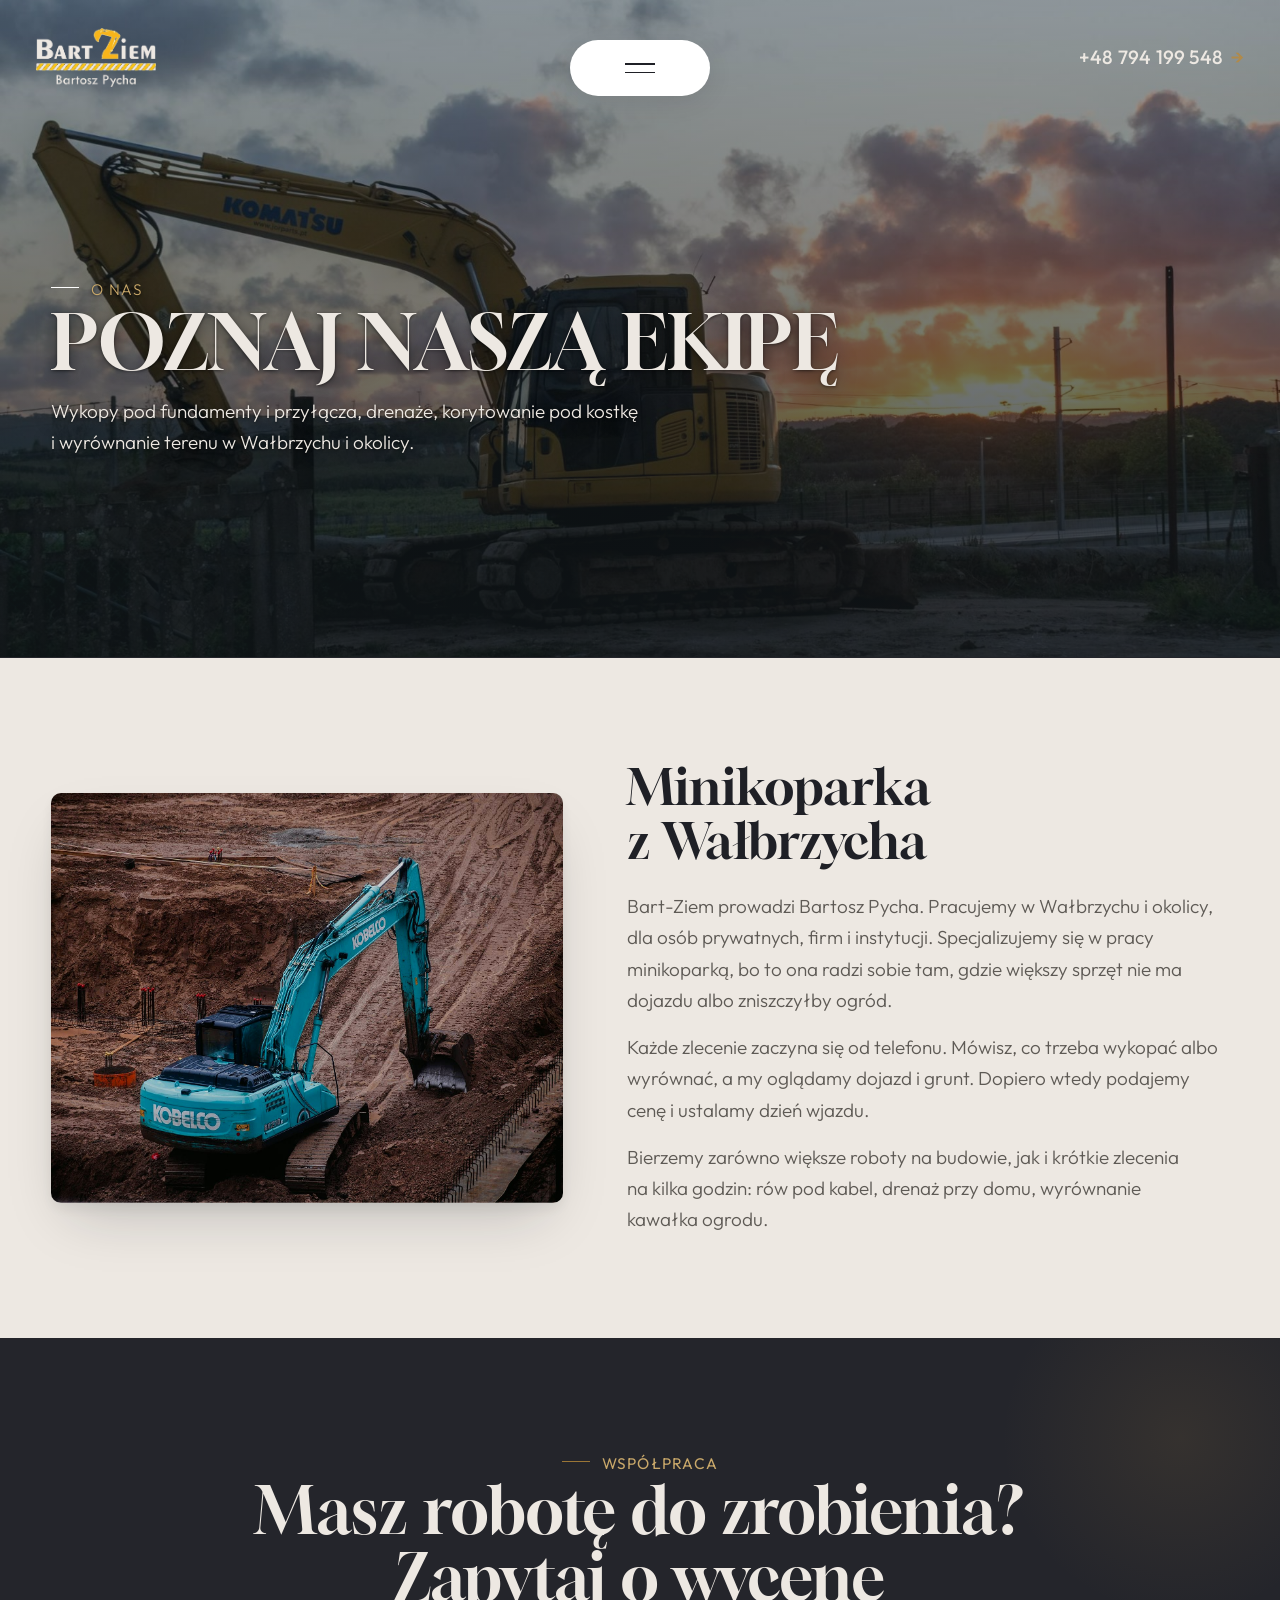
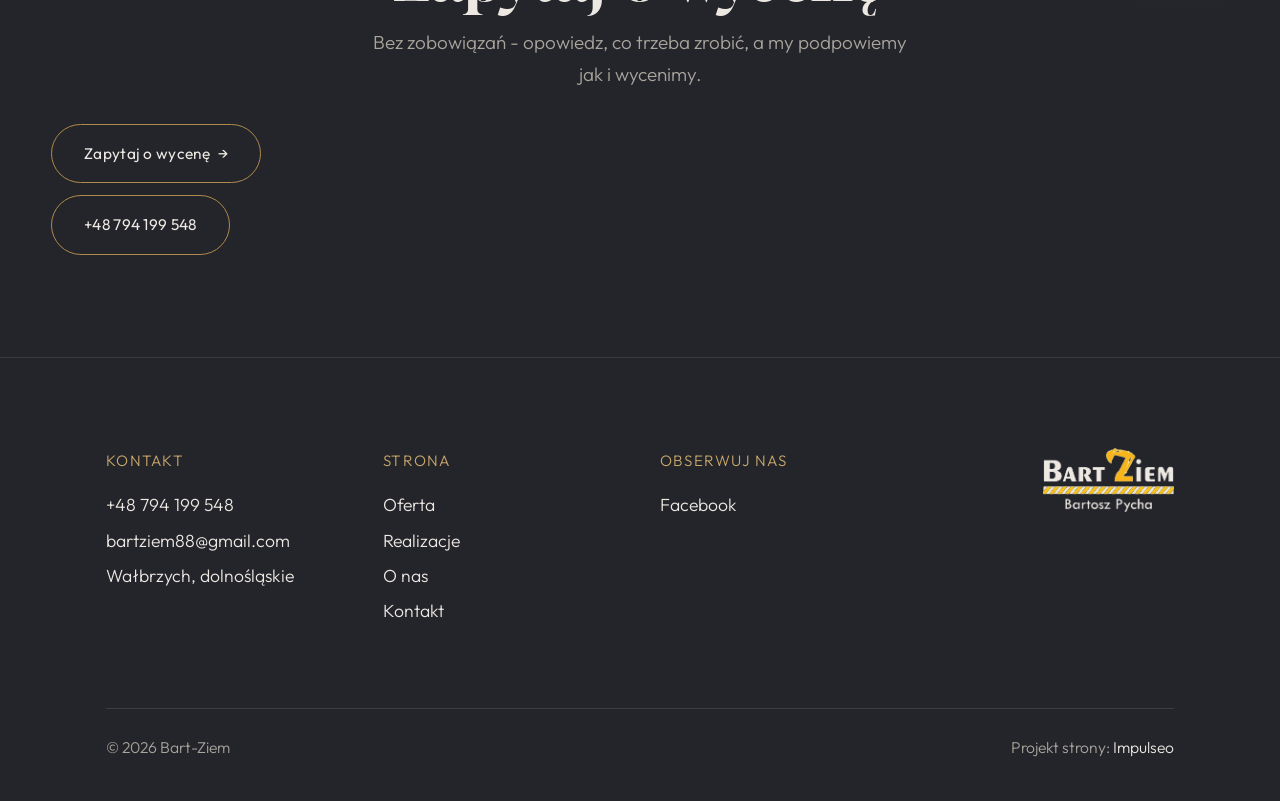
<file: o-nas.html>
<!DOCTYPE html>
<html lang="pl">
<head>
<meta charset="UTF-8">
<meta name="viewport" content="width=device-width, initial-scale=1.0">
<title>O nas - Bart-Ziem</title>
<meta name="description" content="Bart-Ziem z Wałbrzycha - usługi minikoparką dla osób prywatnych, firm i instytucji: wykopy pod fundamenty i przyłącza, drenaże, korytowanie pod kostkę, niwelacja terenu i prace w ogrodzie. Zadzwoń: 794 199 548.">
<link rel="canonical" href="https://kris20032.github.io/bartziem/o-nas.html">
<meta name="robots" content="noindex, nofollow">
<meta property="og:type" content="website">
<meta property="og:locale" content="pl_PL">
<meta property="og:site_name" content="Bart-Ziem">
<meta property="og:title" content="O nas - Bart-Ziem">
<meta property="og:description" content="Bart-Ziem z Wałbrzycha - usługi minikoparką dla osób prywatnych, firm i instytucji: wykopy pod fundamenty i przyłącza, drenaże, korytowanie pod kostkę, niwelacja terenu i prace w ogrodzie. Zadzwoń: 794 199 548.">
<meta property="og:url" content="https://kris20032.github.io/bartziem/o-nas.html">
<meta property="og:image" content="https://kris20032.github.io/bartziem/img/og.jpg">
<meta property="og:image:width" content="1200">
<meta property="og:image:height" content="630">
<meta name="twitter:card" content="summary_large_image">
<link rel="preconnect" href="https://fonts.googleapis.com">
<link rel="preconnect" href="https://fonts.gstatic.com" crossorigin>
<link href="https://fonts.googleapis.com/css2?family=Gloock&family=Outfit:wght@300;400;500&display=swap" rel="stylesheet">
<link rel="stylesheet" href="assets/styles.css?v=20261020">
<link rel="stylesheet" href="assets/kw.css?v=20261020">
</head>
<body class="kw">

<header class="kw-head kw-head--light">
  <a class="kw-logo" href="index.html"><img src="img/logo-light.png" alt="Bart-Ziem" width="545" height="266" decoding="async"></a>
  <a class="kw-phone" href="tel:+48794199548">+48 794 199 548 <span class="kw-arr">→</span></a>
</header>
<button class="kw-pill" type="button" aria-label="Menu" aria-expanded="false"><span></span><span></span></button>
<div class="kw-menu" role="dialog" aria-label="Menu">
  <a class="kw-menu-logo" href="index.html"><img src="img/logo-light.png" alt="Bart-Ziem" width="545" height="266"></a>
  <nav class="kw-menu-main">
    <a href="index.html">Start</a>
    <a href="oferta.html">Oferta</a>
    <a href="realizacje.html">Realizacje</a>
    <a href="o-nas.html">O nas</a>
    <a href="kontakt.html">Kontakt</a>
  </nav>
  <div class="kw-menu-col">
    <p>Usługi minikoparką</p>
    <a href="oferta.html">Wykopy pod fundamenty</a>
    <a href="oferta.html">Przyłącza i rowy</a>
    <a href="oferta.html">Drenaże i odwodnienia</a>
    <a href="oferta.html">Niwelacja terenu</a>
    <a href="oferta.html">Korytowanie pod kostkę</a>
    <a href="oferta.html">Prace w ciasnych miejscach</a>
  </div>
  <div class="kw-menu-col">
    <p>Kontakt</p>
    <a href="tel:+48794199548">+48 794 199 548</a>
    <a href="mailto:bartziem88@gmail.com">bartziem88@gmail.com</a>
    <a href="https://www.facebook.com/bartziemwalbrzych/" target="_blank" rel="noopener">Facebook</a>
    <p class="kw-gap">Obszar</p>
    <a href="kontakt.html">Wałbrzych i okolice</a>
  </div>
</div>

<main>
<section class="pagehead">
  <img src="img/g8.jpg" alt="Bart-Ziem - Poznaj naszą ekipę" width="1808" height="1168" decoding="async">
  <div class="wrap">
    <span class="eyebrow">O nas</span>
    <h1>Poznaj naszą ekipę</h1>
    <p>Wykopy pod fundamenty i przyłącza, drenaże, korytowanie pod kostkę i wyrównanie terenu w Wałbrzychu i okolicy.</p>
  </div>
</section>
<section>
  <div class="wrap split">
    <div class="split-art reveal"><img src="img/g1.jpg" alt="Bart-Ziem" loading="lazy" width="1880" height="1253" decoding="async"></div>
    <div class="split-copy reveal">
      <h2>Minikoparka z Wałbrzycha</h2>
      <p class="muted">Bart-Ziem prowadzi Bartosz Pycha. Pracujemy w Wałbrzychu i okolicy, dla osób prywatnych, firm i instytucji. Specjalizujemy się w pracy minikoparką, bo to ona radzi sobie tam, gdzie większy sprzęt nie ma dojazdu albo zniszczyłby ogród.</p>
      <p class="muted">Każde zlecenie zaczyna się od telefonu. Mówisz, co trzeba wykopać albo wyrównać, a my oglądamy dojazd i grunt. Dopiero wtedy podajemy cenę i ustalamy dzień wjazdu.</p>
      <p class="muted">Bierzemy zarówno większe roboty na budowie, jak i krótkie zlecenia na kilka godzin: rów pod kabel, drenaż przy domu, wyrównanie kawałka ogrodu.</p>
    </div>
  </div>
</section>


<section class="cta">
  <div class="wrap">
    <div class="reveal">
      <span class="eyebrow">Współpraca</span>
      <h2>Masz robotę do zrobienia? Zapytaj o wycenę</h2>
      <p>Bez zobowiązań - opowiedz, co trzeba zrobić, a my podpowiemy jak i wycenimy.</p>
    </div>
    <div class="cta-actions reveal">
      <a href="kontakt.html" class="btn btn-light">Zapytaj o wycenę <span class="arr">→</span></a>
      <a href="tel:+48794199548" class="btn btn-ghost btn-ghost-cta">+48 794 199 548</a>
    </div>
  </div>
</section>
</main>

<footer class="kw-foot">
  <div class="kw-foot-grid">
    <nav class="kw-foot-nav">
      <p>Kontakt</p>
      <a href="tel:+48794199548">+48 794 199 548</a>
      <a href="mailto:bartziem88@gmail.com">bartziem88@gmail.com</a>
      <span>Wałbrzych, dolnośląskie</span>
    </nav>
    <nav class="kw-foot-nav">
      <p>Strona</p>
      <a href="oferta.html">Oferta</a>
      <a href="realizacje.html">Realizacje</a>
      <a href="o-nas.html">O nas</a>
      <a href="kontakt.html">Kontakt</a>
    </nav>
    <nav class="kw-foot-nav">
      <p>Obserwuj nas</p>
      <a href="https://www.facebook.com/bartziemwalbrzych/" target="_blank" rel="noopener" aria-label="Facebook - Bart-Ziem">Facebook</a>
    </nav>
    <a class="kw-foot-logo" href="index.html"><img src="img/logo-light.png" alt="Bart-Ziem" width="545" height="266" loading="lazy"></a>
  </div>
  <div class="kw-foot-bot">
    <span>© 2026 Bart-Ziem</span>
    <span>Projekt strony: <a class="foot-credit" href="https://impulseo.pl" target="_blank" rel="noopener">Impulseo</a></span>
  </div>
</footer>
<div class="sticky-call"><a class="sc-call" href="tel:+48794199548"><svg class="ico-tel" width="16" height="16" viewBox="0 0 24 24" fill="none" aria-hidden="true"><path d="M6.6 10.8a15.5 15.5 0 0 0 6.6 6.6l2.2-2.2a1 1 0 0 1 1-.24 11.4 11.4 0 0 0 3.6.58 1 1 0 0 1 1 1V20a1 1 0 0 1-1 1A17 17 0 0 1 3 4a1 1 0 0 1 1-1h3.5a1 1 0 0 1 1 1c0 1.25.2 2.46.58 3.6a1 1 0 0 1-.25 1l-2.23 2.2Z" fill="currentColor"/></svg> Zadzwoń</a><a class="sc-quote" href="kontakt.html">Zapytaj o wycenę</a></div>
<div class="demo-wazne" data-do="2026-10-26" data-cykl="3" hidden><svg class="dw-ico" width="13" height="13" viewBox="0 0 24 24" fill="none" aria-hidden="true"><circle cx="12" cy="12" r="8.6" stroke="currentColor" stroke-width="1.8"/><path d="M12 7.2V12l3.3 2" stroke="currentColor" stroke-width="1.8" stroke-linecap="round"/></svg><span class="dw-txt"></span></div>

<script src="assets/main.js?v=20261020"></script>
<script src="assets/kw.js?v=20261020"></script>
</body>
</html>
</file>
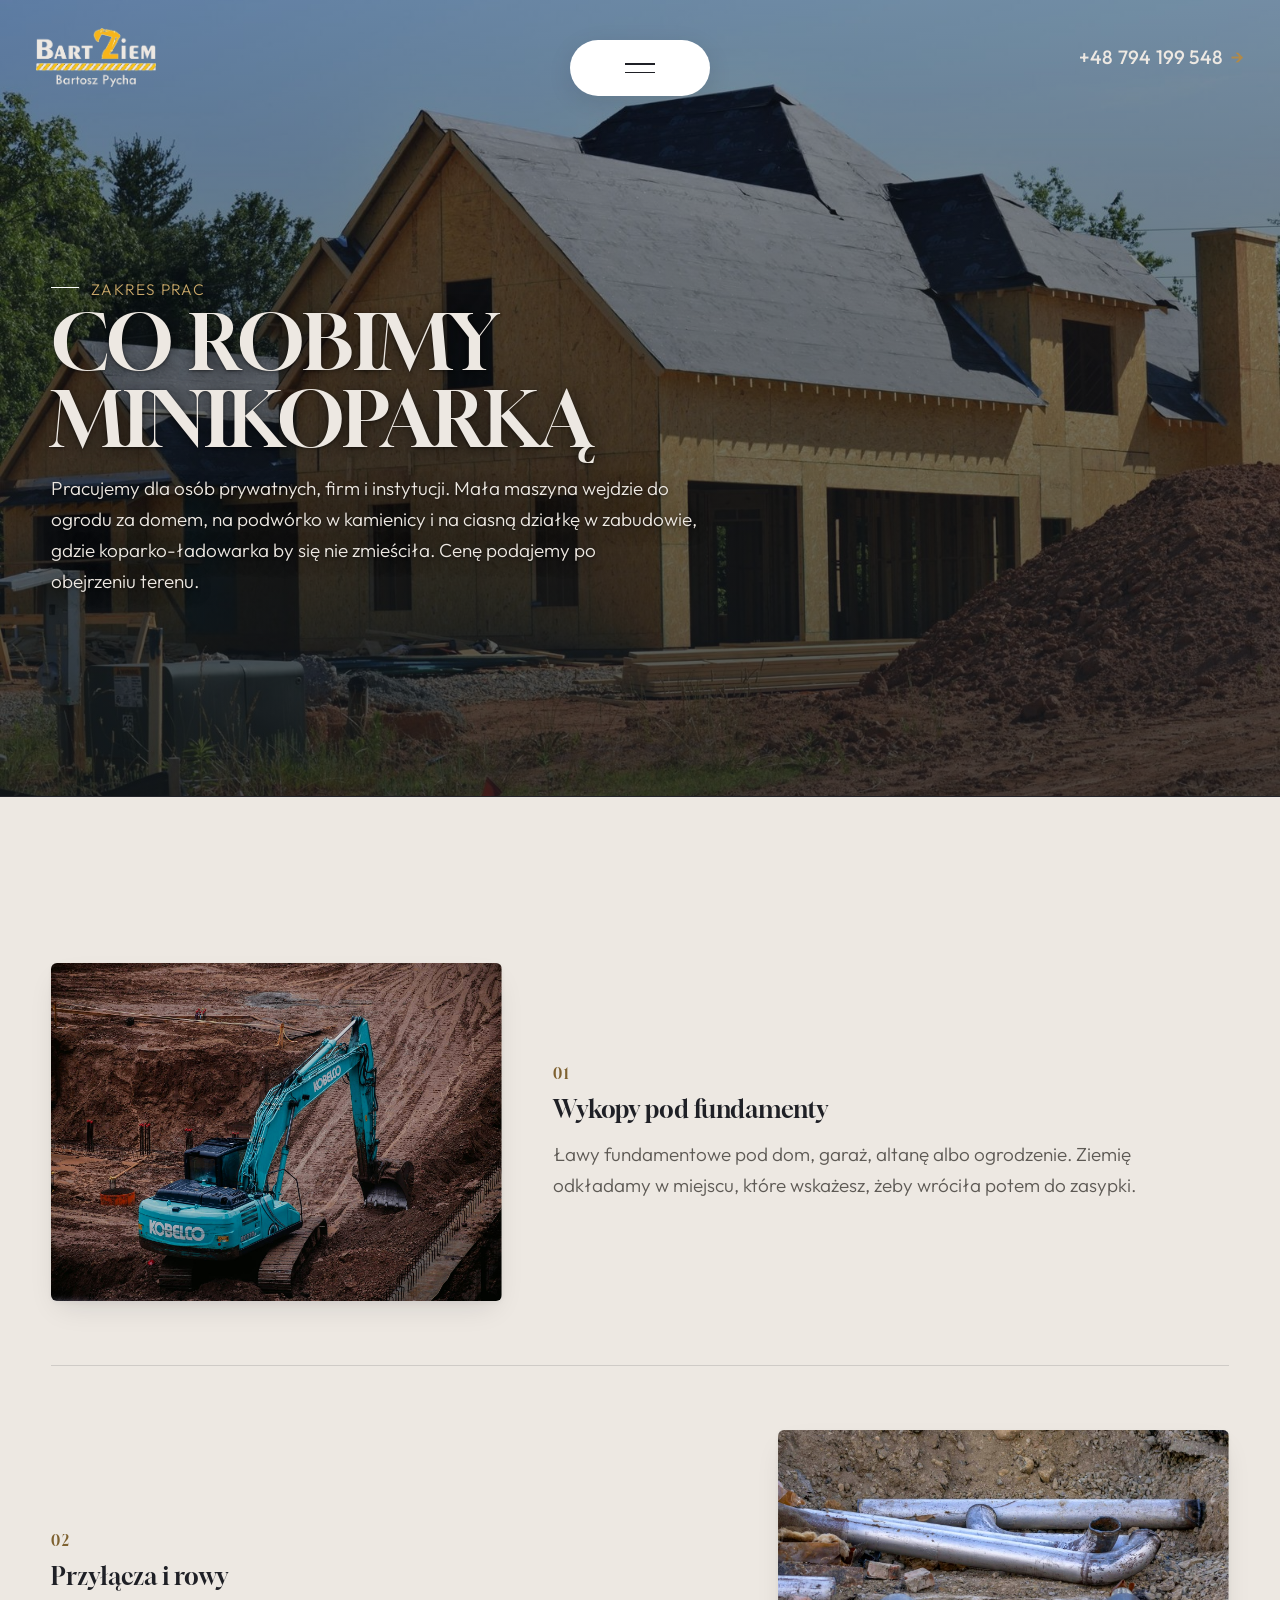
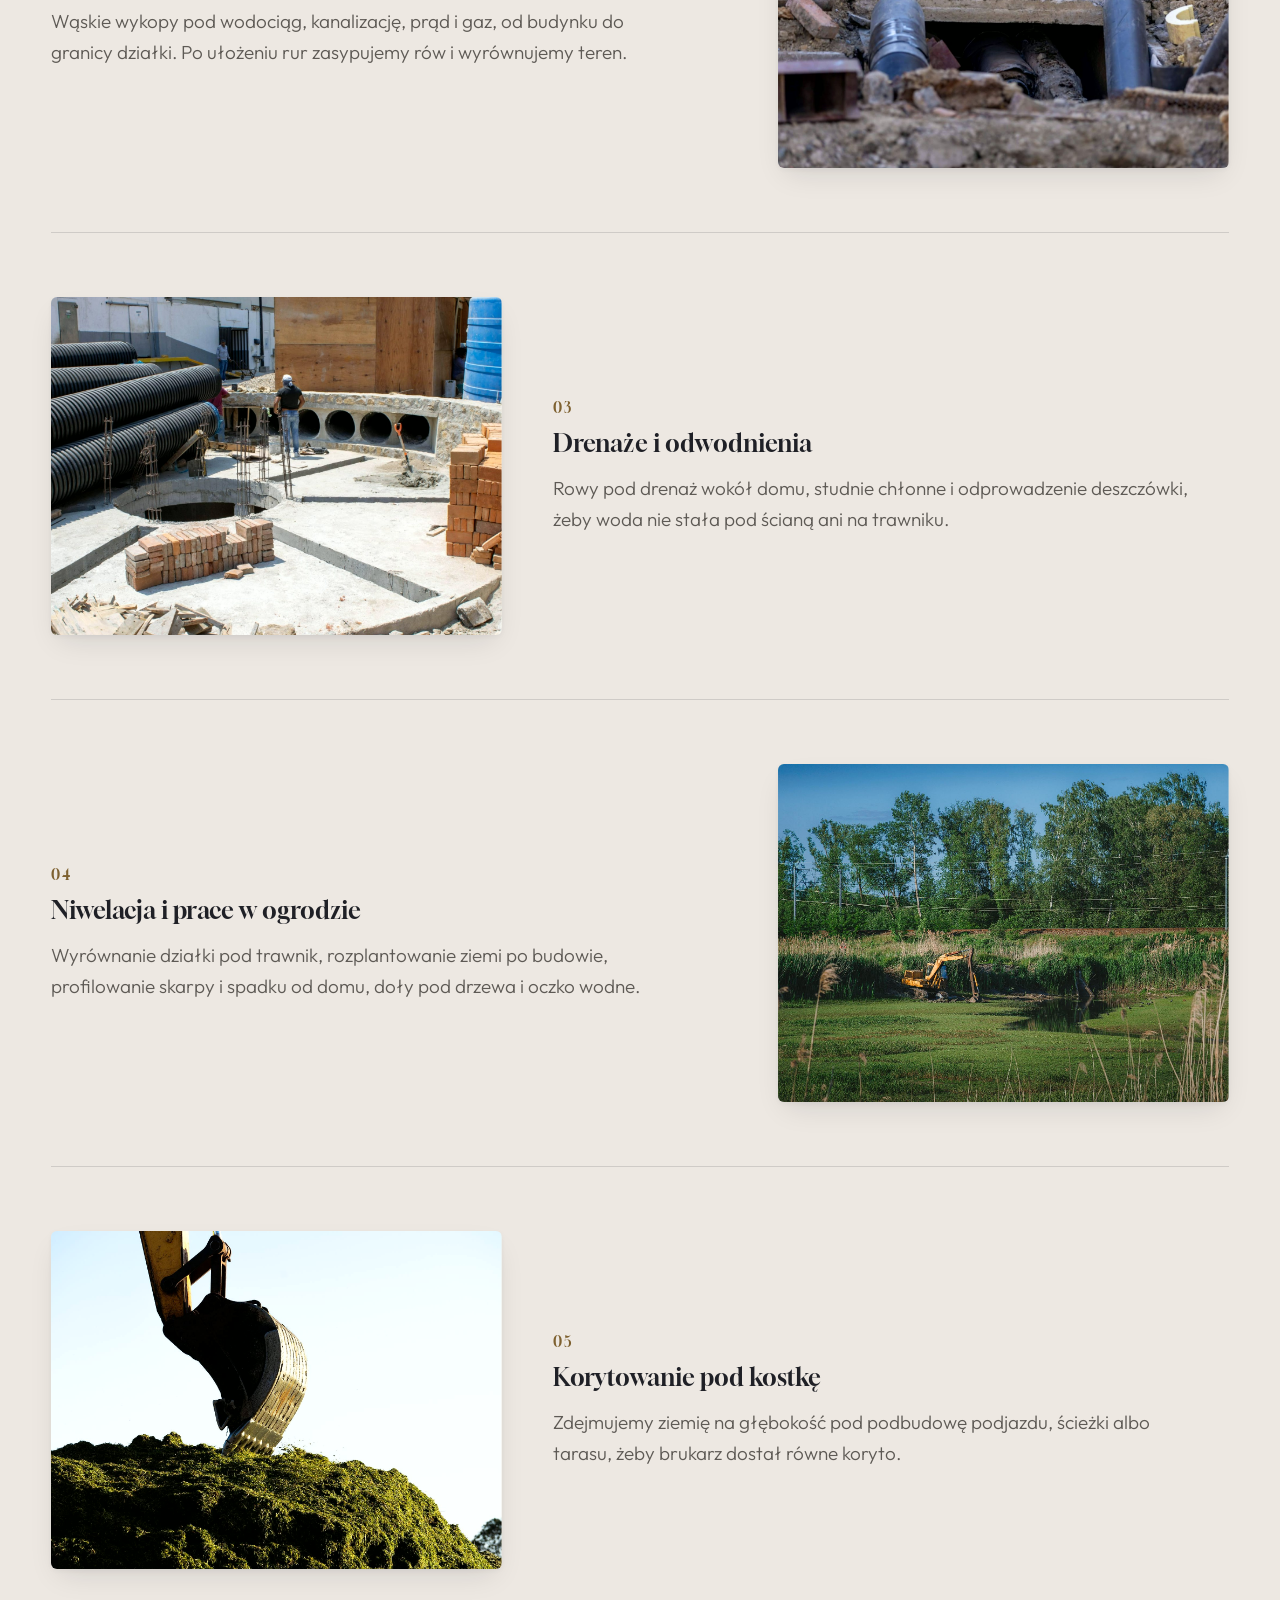
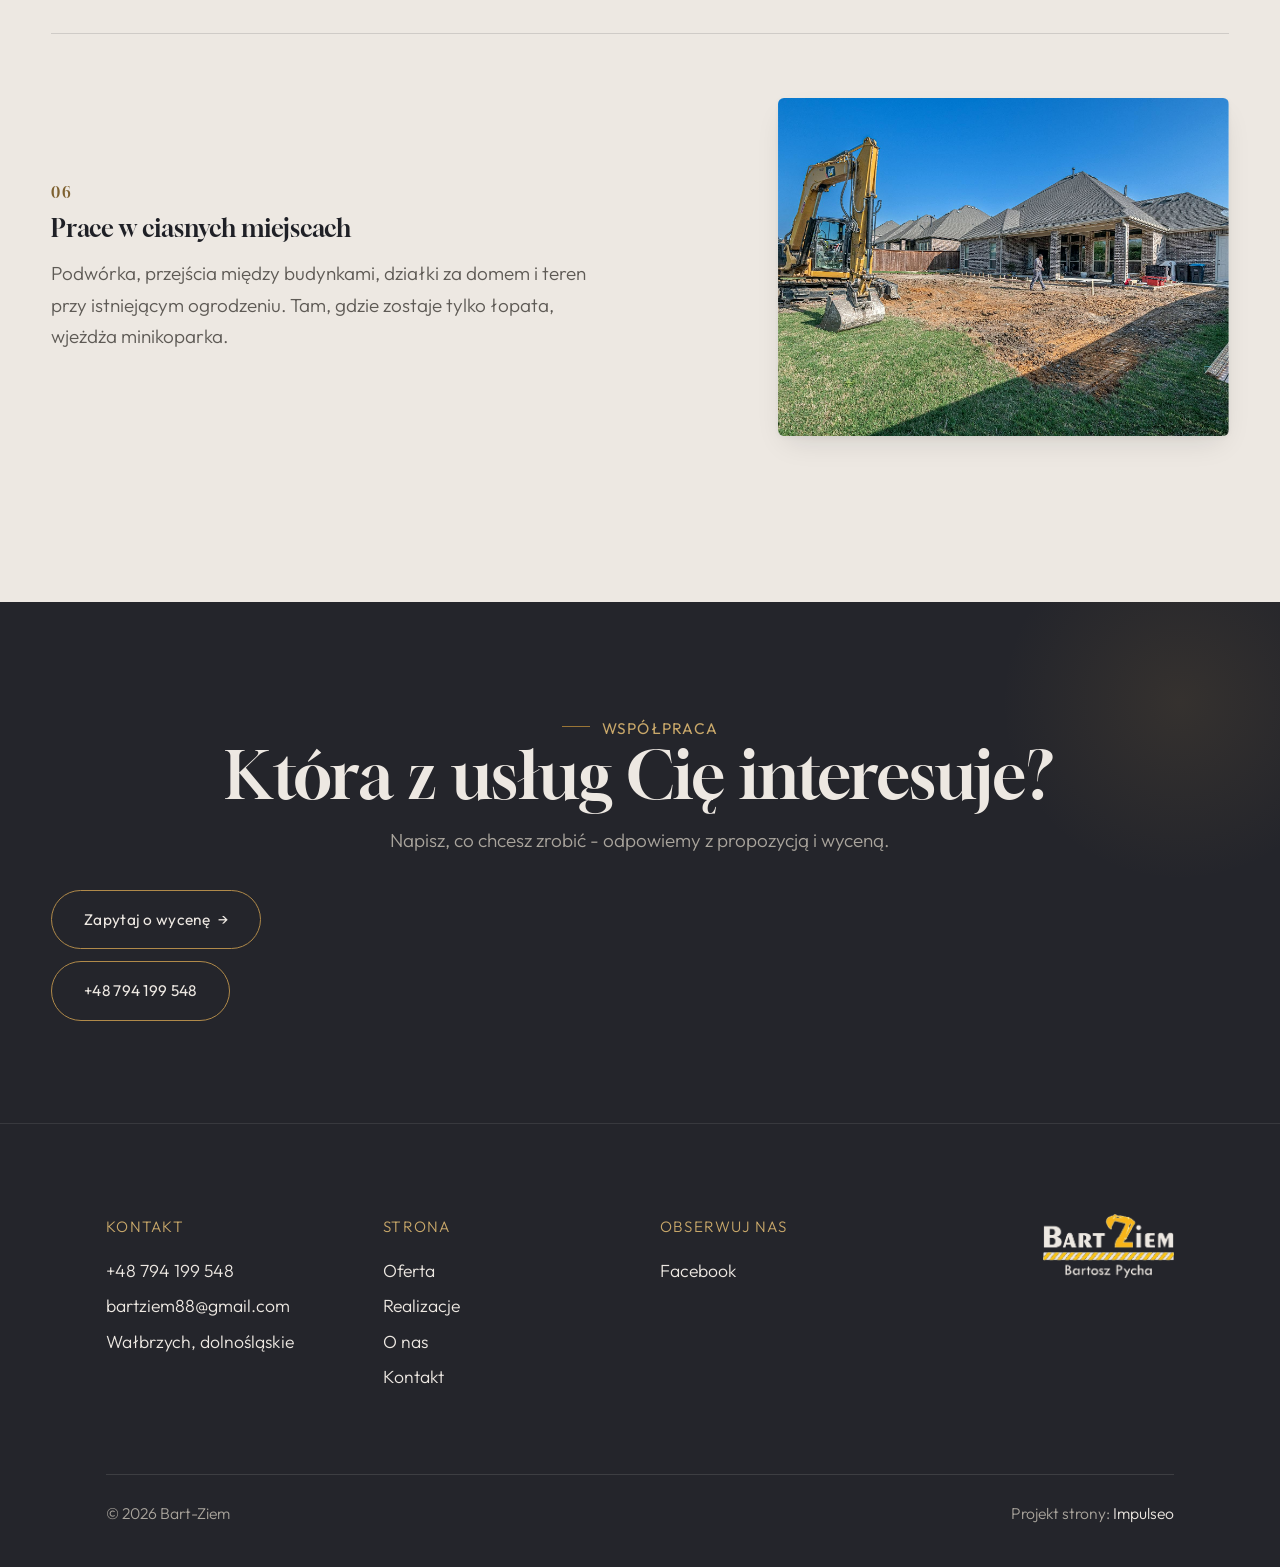
<file: oferta.html>
<!DOCTYPE html>
<html lang="pl">
<head>
<meta charset="UTF-8">
<meta name="viewport" content="width=device-width, initial-scale=1.0">
<title>Oferta - Bart-Ziem</title>
<meta name="description" content="Bart-Ziem z Wałbrzycha - usługi minikoparką dla osób prywatnych, firm i instytucji: wykopy pod fundamenty i przyłącza, drenaże, korytowanie pod kostkę, niwelacja terenu i prace w ogrodzie. Zadzwoń: 794 199 548.">
<link rel="canonical" href="https://kris20032.github.io/bartziem/oferta.html">
<meta name="robots" content="noindex, nofollow">
<meta property="og:type" content="website">
<meta property="og:locale" content="pl_PL">
<meta property="og:site_name" content="Bart-Ziem">
<meta property="og:title" content="Oferta - Bart-Ziem">
<meta property="og:description" content="Bart-Ziem z Wałbrzycha - usługi minikoparką dla osób prywatnych, firm i instytucji: wykopy pod fundamenty i przyłącza, drenaże, korytowanie pod kostkę, niwelacja terenu i prace w ogrodzie. Zadzwoń: 794 199 548.">
<meta property="og:url" content="https://kris20032.github.io/bartziem/oferta.html">
<meta property="og:image" content="https://kris20032.github.io/bartziem/img/og.jpg">
<meta property="og:image:width" content="1200">
<meta property="og:image:height" content="630">
<meta name="twitter:card" content="summary_large_image">
<link rel="preconnect" href="https://fonts.googleapis.com">
<link rel="preconnect" href="https://fonts.gstatic.com" crossorigin>
<link href="https://fonts.googleapis.com/css2?family=Gloock&family=Outfit:wght@300;400;500&display=swap" rel="stylesheet">
<link rel="stylesheet" href="assets/styles.css?v=20261020">
<link rel="stylesheet" href="assets/kw.css?v=20261020">
</head>
<body class="kw">

<header class="kw-head kw-head--light">
  <a class="kw-logo" href="index.html"><img src="img/logo-light.png" alt="Bart-Ziem" width="545" height="266" decoding="async"></a>
  <a class="kw-phone" href="tel:+48794199548">+48 794 199 548 <span class="kw-arr">→</span></a>
</header>
<button class="kw-pill" type="button" aria-label="Menu" aria-expanded="false"><span></span><span></span></button>
<div class="kw-menu" role="dialog" aria-label="Menu">
  <a class="kw-menu-logo" href="index.html"><img src="img/logo-light.png" alt="Bart-Ziem" width="545" height="266"></a>
  <nav class="kw-menu-main">
    <a href="index.html">Start</a>
    <a href="oferta.html">Oferta</a>
    <a href="realizacje.html">Realizacje</a>
    <a href="o-nas.html">O nas</a>
    <a href="kontakt.html">Kontakt</a>
  </nav>
  <div class="kw-menu-col">
    <p>Usługi minikoparką</p>
    <a href="oferta.html">Wykopy pod fundamenty</a>
    <a href="oferta.html">Przyłącza i rowy</a>
    <a href="oferta.html">Drenaże i odwodnienia</a>
    <a href="oferta.html">Niwelacja terenu</a>
    <a href="oferta.html">Korytowanie pod kostkę</a>
    <a href="oferta.html">Prace w ciasnych miejscach</a>
  </div>
  <div class="kw-menu-col">
    <p>Kontakt</p>
    <a href="tel:+48794199548">+48 794 199 548</a>
    <a href="mailto:bartziem88@gmail.com">bartziem88@gmail.com</a>
    <a href="https://www.facebook.com/bartziemwalbrzych/" target="_blank" rel="noopener">Facebook</a>
    <p class="kw-gap">Obszar</p>
    <a href="kontakt.html">Wałbrzych i okolice</a>
  </div>
</div>

<main>
<section class="pagehead">
  <img src="img/k2.jpg" alt="Bart-Ziem - Co robimy minikoparką" width="1600" height="1066" decoding="async">
  <div class="wrap">
    <span class="eyebrow">Zakres prac</span>
    <h1>Co robimy minikoparką</h1>
    <p>Pracujemy dla osób prywatnych, firm i instytucji. Mała maszyna wejdzie do ogrodu za domem, na podwórko w kamienicy i na ciasną działkę w zabudowie, gdzie koparko-ładowarka by się nie zmieściła. Cenę podajemy po obejrzeniu terenu.</p>
  </div>
</section>
<section>
  <div class="wrap">
    <div class="svc-row reveal">
      <div class="svc-row-art"><img src="img/g1.jpg" alt="Wykopy pod fundamenty" loading="lazy" width="1880" height="1253" decoding="async"></div>
      <div>
        <span class="num">01</span>
        <h3>Wykopy pod fundamenty</h3>
        <p class="muted">Ławy fundamentowe pod dom, garaż, altanę albo ogrodzenie. Ziemię odkładamy w miejscu, które wskażesz, żeby wróciła potem do zasypki.</p>
      </div>
    </div>
    <div class="svc-row rev reveal">
      <div class="svc-row-art"><img src="img/g2.jpg" alt="Przyłącza i rowy" loading="lazy" width="1776" height="1120" decoding="async"></div>
      <div>
        <span class="num">02</span>
        <h3>Przyłącza i rowy</h3>
        <p class="muted">Wąskie wykopy pod wodociąg, kanalizację, prąd i gaz, od budynku do granicy działki. Po ułożeniu rur zasypujemy rów i wyrównujemy teren.</p>
      </div>
    </div>
    <div class="svc-row reveal">
      <div class="svc-row-art"><img src="img/g3.jpg" alt="Drenaże i odwodnienia" loading="lazy" width="1808" height="1168" decoding="async"></div>
      <div>
        <span class="num">03</span>
        <h3>Drenaże i odwodnienia</h3>
        <p class="muted">Rowy pod drenaż wokół domu, studnie chłonne i odprowadzenie deszczówki, żeby woda nie stała pod ścianą ani na trawniku.</p>
      </div>
    </div>
    <div class="svc-row rev reveal">
      <div class="svc-row-art"><img src="img/g6.jpg" alt="Niwelacja i prace w ogrodzie" loading="lazy" width="1880" height="1253" decoding="async"></div>
      <div>
        <span class="num">04</span>
        <h3>Niwelacja i prace w ogrodzie</h3>
        <p class="muted">Wyrównanie działki pod trawnik, rozplantowanie ziemi po budowie, profilowanie skarpy i spadku od domu, doły pod drzewa i oczko wodne.</p>
      </div>
    </div>
    <div class="svc-row reveal">
      <div class="svc-row-art"><img src="img/g10.jpg" alt="Korytowanie pod kostkę" loading="lazy" width="1880" height="1253" decoding="async"></div>
      <div>
        <span class="num">05</span>
        <h3>Korytowanie pod kostkę</h3>
        <p class="muted">Zdejmujemy ziemię na głębokość pod podbudowę podjazdu, ścieżki albo tarasu, żeby brukarz dostał równe koryto.</p>
      </div>
    </div>
    <div class="svc-row rev reveal">
      <div class="svc-row-art"><img src="img/g11.jpg" alt="Prace w ciasnych miejscach" loading="lazy" width="1880" height="1253" decoding="async"></div>
      <div>
        <span class="num">06</span>
        <h3>Prace w ciasnych miejscach</h3>
        <p class="muted">Podwórka, przejścia między budynkami, działki za domem i teren przy istniejącym ogrodzeniu. Tam, gdzie zostaje tylko łopata, wjeżdża minikoparka.</p>
      </div>
    </div>
  </div>
</section>

<section class="cta">
  <div class="wrap">
    <div class="reveal">
      <span class="eyebrow">Współpraca</span>
      <h2>Która z usług Cię interesuje?</h2>
      <p>Napisz, co chcesz zrobić - odpowiemy z propozycją i wyceną.</p>
    </div>
    <div class="cta-actions reveal">
      <a href="kontakt.html" class="btn btn-light">Zapytaj o wycenę <span class="arr">→</span></a>
      <a href="tel:+48794199548" class="btn btn-ghost btn-ghost-cta">+48 794 199 548</a>
    </div>
  </div>
</section>
</main>

<footer class="kw-foot">
  <div class="kw-foot-grid">
    <nav class="kw-foot-nav">
      <p>Kontakt</p>
      <a href="tel:+48794199548">+48 794 199 548</a>
      <a href="mailto:bartziem88@gmail.com">bartziem88@gmail.com</a>
      <span>Wałbrzych, dolnośląskie</span>
    </nav>
    <nav class="kw-foot-nav">
      <p>Strona</p>
      <a href="oferta.html">Oferta</a>
      <a href="realizacje.html">Realizacje</a>
      <a href="o-nas.html">O nas</a>
      <a href="kontakt.html">Kontakt</a>
    </nav>
    <nav class="kw-foot-nav">
      <p>Obserwuj nas</p>
      <a href="https://www.facebook.com/bartziemwalbrzych/" target="_blank" rel="noopener" aria-label="Facebook - Bart-Ziem">Facebook</a>
    </nav>
    <a class="kw-foot-logo" href="index.html"><img src="img/logo-light.png" alt="Bart-Ziem" width="545" height="266" loading="lazy"></a>
  </div>
  <div class="kw-foot-bot">
    <span>© 2026 Bart-Ziem</span>
    <span>Projekt strony: <a class="foot-credit" href="https://impulseo.pl" target="_blank" rel="noopener">Impulseo</a></span>
  </div>
</footer>
<div class="sticky-call"><a class="sc-call" href="tel:+48794199548"><svg class="ico-tel" width="16" height="16" viewBox="0 0 24 24" fill="none" aria-hidden="true"><path d="M6.6 10.8a15.5 15.5 0 0 0 6.6 6.6l2.2-2.2a1 1 0 0 1 1-.24 11.4 11.4 0 0 0 3.6.58 1 1 0 0 1 1 1V20a1 1 0 0 1-1 1A17 17 0 0 1 3 4a1 1 0 0 1 1-1h3.5a1 1 0 0 1 1 1c0 1.25.2 2.46.58 3.6a1 1 0 0 1-.25 1l-2.23 2.2Z" fill="currentColor"/></svg> Zadzwoń</a><a class="sc-quote" href="kontakt.html">Zapytaj o wycenę</a></div>
<div class="demo-wazne" data-do="2026-10-26" data-cykl="3" hidden><svg class="dw-ico" width="13" height="13" viewBox="0 0 24 24" fill="none" aria-hidden="true"><circle cx="12" cy="12" r="8.6" stroke="currentColor" stroke-width="1.8"/><path d="M12 7.2V12l3.3 2" stroke="currentColor" stroke-width="1.8" stroke-linecap="round"/></svg><span class="dw-txt"></span></div>

<script src="assets/main.js?v=20261020"></script>
<script src="assets/kw.js?v=20261020"></script>
</body>
</html>
</file>
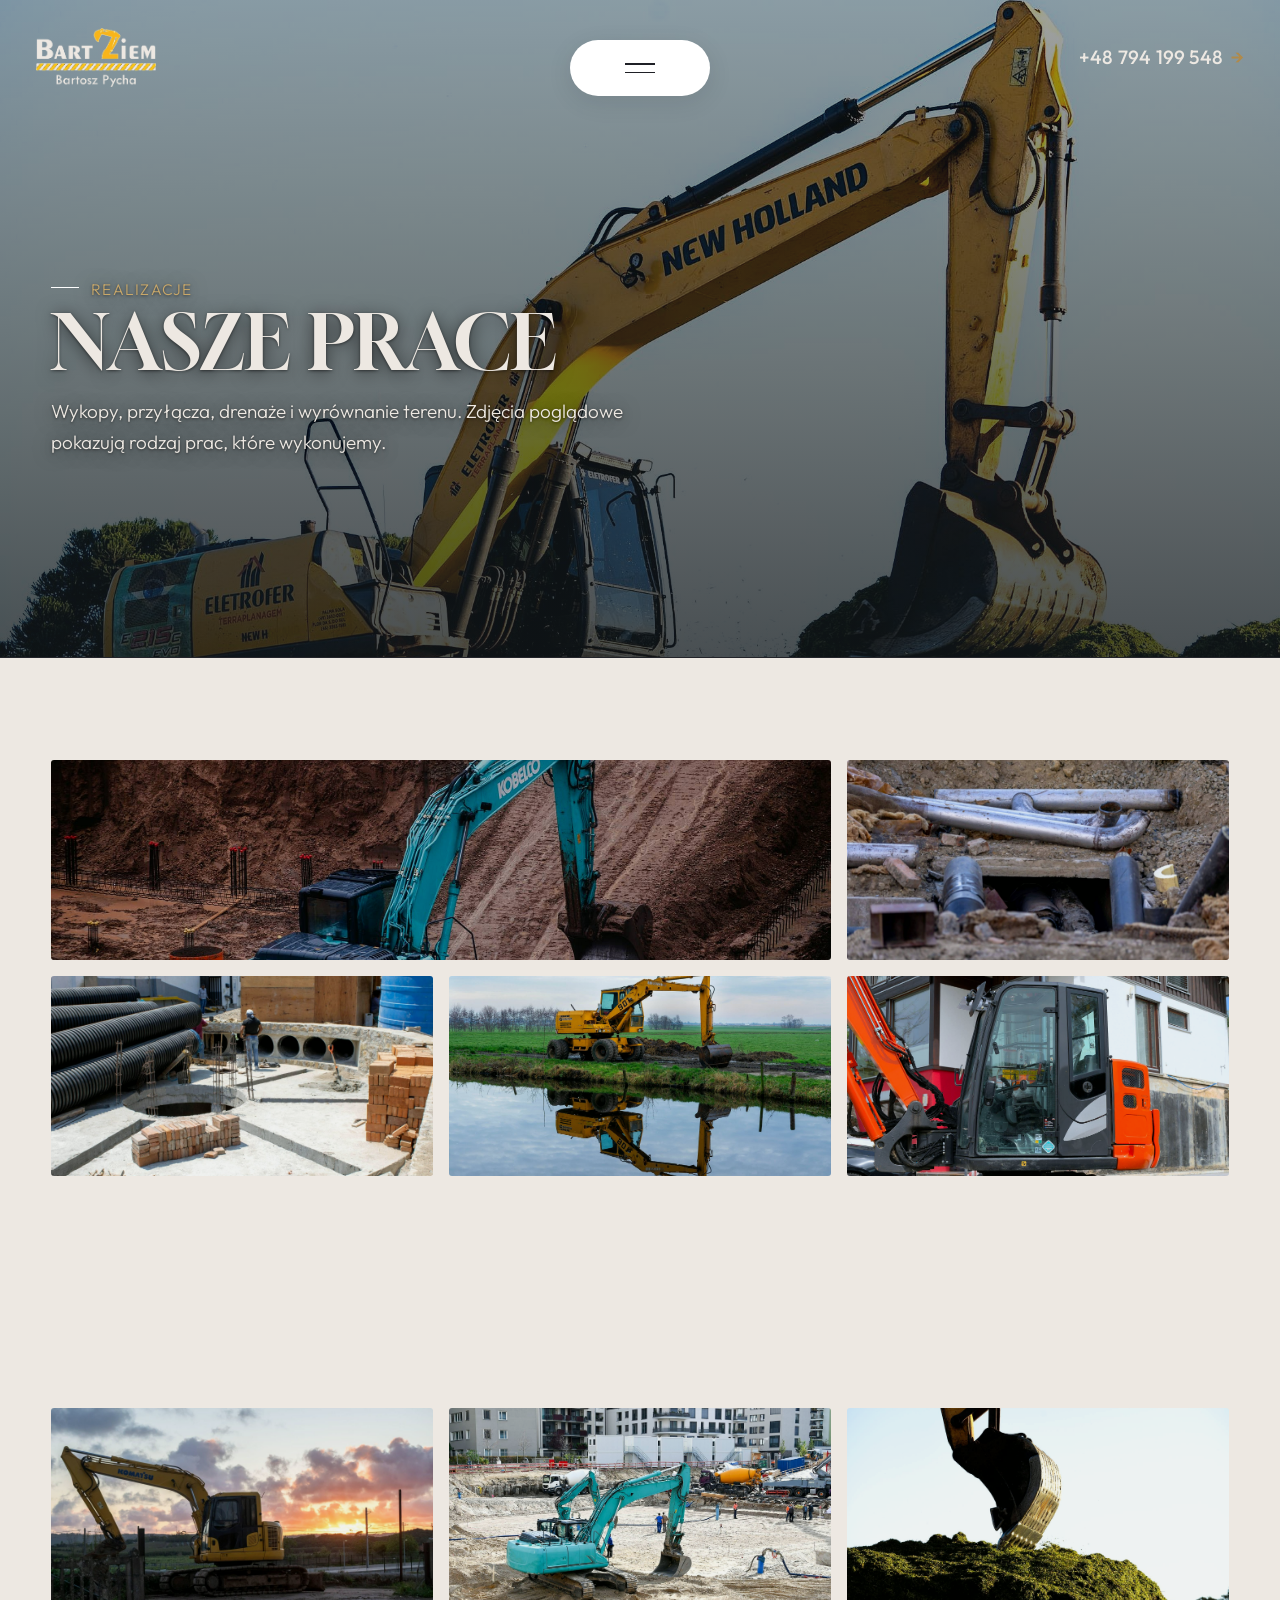
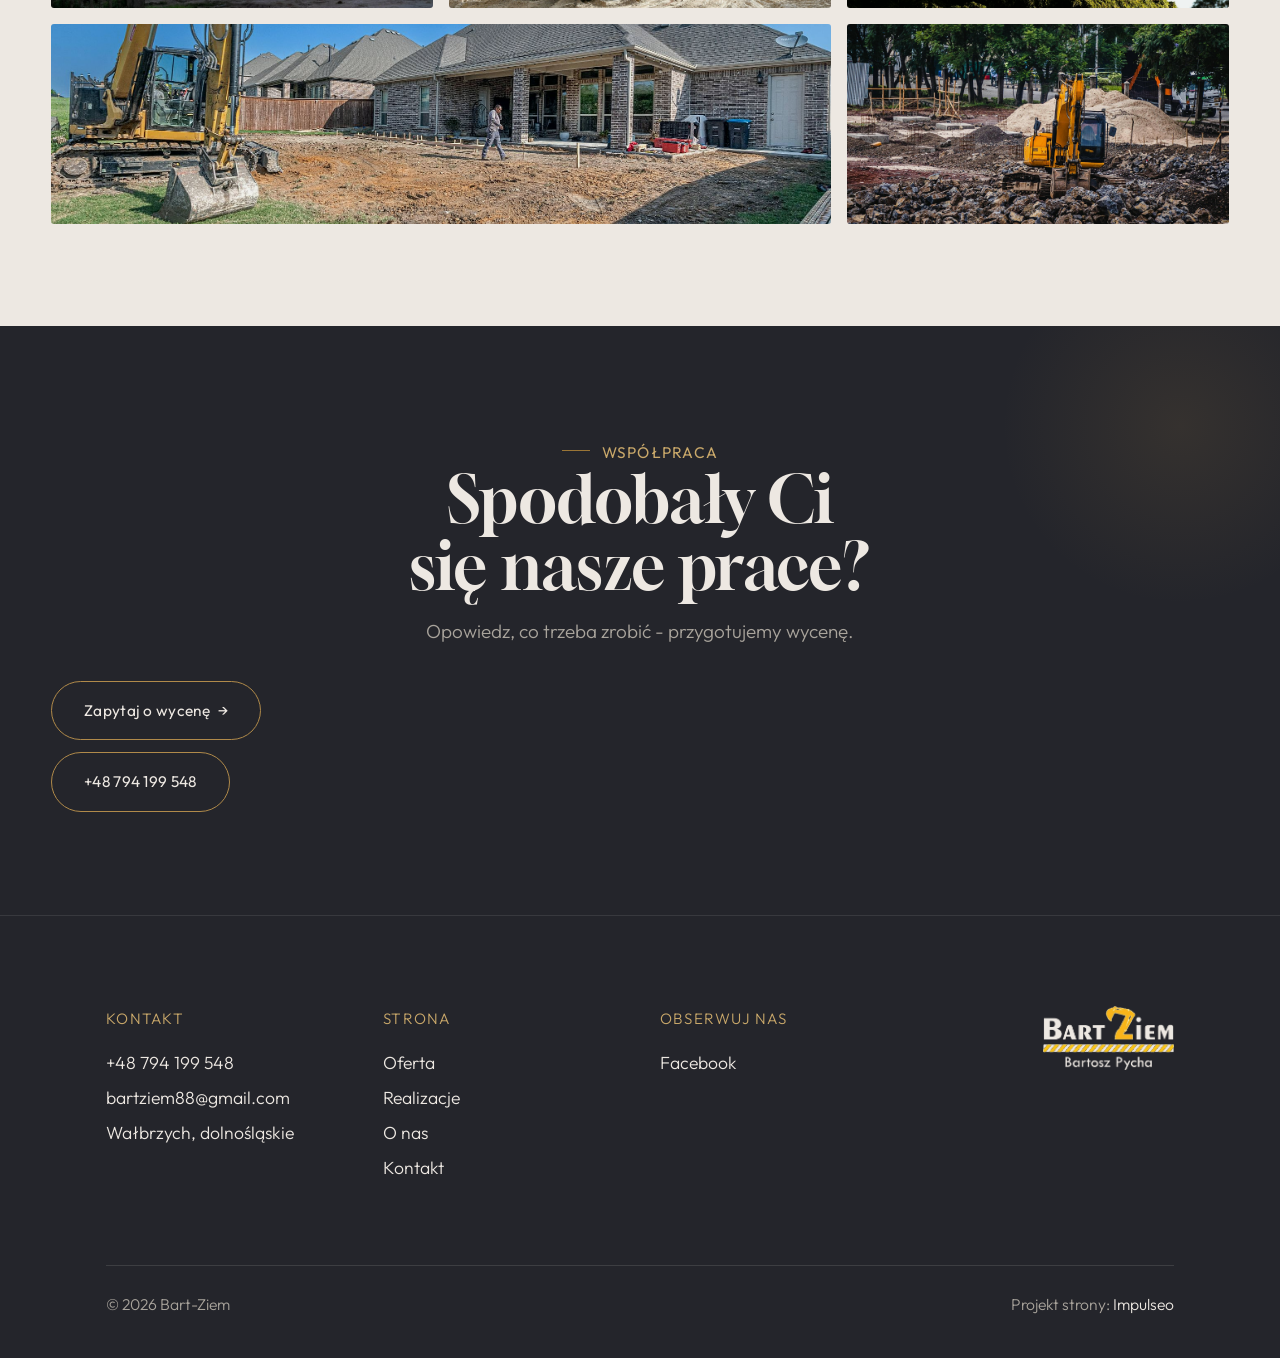
<file: realizacje.html>
<!DOCTYPE html>
<html lang="pl">
<head>
<meta charset="UTF-8">
<meta name="viewport" content="width=device-width, initial-scale=1.0">
<title>Realizacje - Bart-Ziem</title>
<meta name="description" content="Realizacje Bart-Ziem: Koparka w głębokim wykopie, Rury w wykopie pod przyłącza, Rury drenażowe i studnia, Prace przy rowie melioracyjnym, Kabina koparki z bliska">
<link rel="canonical" href="https://kris20032.github.io/bartziem/realizacje.html">
<meta name="robots" content="noindex, nofollow">
<meta property="og:type" content="website">
<meta property="og:locale" content="pl_PL">
<meta property="og:site_name" content="Bart-Ziem">
<meta property="og:title" content="Realizacje - Bart-Ziem">
<meta property="og:description" content="Realizacje Bart-Ziem: Koparka w głębokim wykopie, Rury w wykopie pod przyłącza, Rury drenażowe i studnia, Prace przy rowie melioracyjnym, Kabina koparki z bliska">
<meta property="og:url" content="https://kris20032.github.io/bartziem/realizacje.html">
<meta property="og:image" content="https://kris20032.github.io/bartziem/img/og.jpg">
<meta property="og:image:width" content="1200">
<meta property="og:image:height" content="630">
<meta name="twitter:card" content="summary_large_image">
<link rel="preconnect" href="https://fonts.googleapis.com">
<link rel="preconnect" href="https://fonts.gstatic.com" crossorigin>
<link href="https://fonts.googleapis.com/css2?family=Gloock&family=Outfit:wght@300;400;500&display=swap" rel="stylesheet">
<link rel="stylesheet" href="assets/styles.css?v=20261020">
<link rel="stylesheet" href="assets/kw.css?v=20261020">
</head>
<body class="kw">

<header class="kw-head kw-head--light">
  <a class="kw-logo" href="index.html"><img src="img/logo-light.png" alt="Bart-Ziem" width="545" height="266" decoding="async"></a>
  <a class="kw-phone" href="tel:+48794199548">+48 794 199 548 <span class="kw-arr">→</span></a>
</header>
<button class="kw-pill" type="button" aria-label="Menu" aria-expanded="false"><span></span><span></span></button>
<div class="kw-menu" role="dialog" aria-label="Menu">
  <a class="kw-menu-logo" href="index.html"><img src="img/logo-light.png" alt="Bart-Ziem" width="545" height="266"></a>
  <nav class="kw-menu-main">
    <a href="index.html">Start</a>
    <a href="oferta.html">Oferta</a>
    <a href="realizacje.html">Realizacje</a>
    <a href="o-nas.html">O nas</a>
    <a href="kontakt.html">Kontakt</a>
  </nav>
  <div class="kw-menu-col">
    <p>Usługi minikoparką</p>
    <a href="oferta.html">Wykopy pod fundamenty</a>
    <a href="oferta.html">Przyłącza i rowy</a>
    <a href="oferta.html">Drenaże i odwodnienia</a>
    <a href="oferta.html">Niwelacja terenu</a>
    <a href="oferta.html">Korytowanie pod kostkę</a>
    <a href="oferta.html">Prace w ciasnych miejscach</a>
  </div>
  <div class="kw-menu-col">
    <p>Kontakt</p>
    <a href="tel:+48794199548">+48 794 199 548</a>
    <a href="mailto:bartziem88@gmail.com">bartziem88@gmail.com</a>
    <a href="https://www.facebook.com/bartziemwalbrzych/" target="_blank" rel="noopener">Facebook</a>
    <p class="kw-gap">Obszar</p>
    <a href="kontakt.html">Wałbrzych i okolice</a>
  </div>
</div>

<main>
<section class="pagehead">
  <img src="img/g12.jpg" alt="Bart-Ziem - Nasze prace" width="1880" height="1253" decoding="async">
  <div class="wrap">
    <span class="eyebrow">Realizacje</span>
    <h1>Nasze prace</h1>
    <p>Wykopy, przyłącza, drenaże i wyrównanie terenu. Zdjęcia poglądowe pokazują rodzaj prac, które wykonujemy.</p>
  </div>
</section>
<section>
  <div class="wrap">
    <div class="gallery">
      <div class="tile t-two3 reveal"><img src="img/g1.jpg" alt="Bart-Ziem" loading="lazy" width="1880" height="1253" decoding="async"></div>
      <div class="tile t-third reveal"><img src="img/g2.jpg" alt="Bart-Ziem" loading="lazy" width="1776" height="1120" decoding="async"></div>
      <div class="tile t-third reveal"><img src="img/g3.jpg" alt="Bart-Ziem" loading="lazy" width="1808" height="1168" decoding="async"></div>
      <div class="tile t-third reveal"><img src="img/g4.jpg" alt="Bart-Ziem" loading="lazy" width="1880" height="1253" decoding="async"></div>
      <div class="tile t-third reveal"><img src="img/g5.jpg" alt="Bart-Ziem" loading="lazy" width="1880" height="1253" decoding="async"></div>
      <div class="tile t-third reveal"><img src="img/g6.jpg" alt="Bart-Ziem" loading="lazy" width="1880" height="1253" decoding="async"></div>
      <div class="tile t-two3 reveal"><img src="img/g7.jpg" alt="Bart-Ziem" loading="lazy" width="1880" height="1253" decoding="async"></div>
      <div class="tile t-third reveal"><img src="img/g8.jpg" alt="Bart-Ziem" loading="lazy" width="1808" height="1168" decoding="async"></div>
      <div class="tile t-third reveal"><img src="img/g9.jpg" alt="Bart-Ziem" loading="lazy" width="1880" height="1251" decoding="async"></div>
      <div class="tile t-third reveal"><img src="img/g10.jpg" alt="Bart-Ziem" loading="lazy" width="1880" height="1253" decoding="async"></div>
      <div class="tile t-two3 reveal"><img src="img/g11.jpg" alt="Bart-Ziem" loading="lazy" width="1880" height="1253" decoding="async"></div>
      <div class="tile t-third reveal"><img src="img/about.jpg" alt="Bart-Ziem" loading="lazy" width="1880" height="1253" decoding="async"></div>
    </div>
  </div>
</section>
<section class="cta">
  <div class="wrap">
    <div class="reveal">
      <span class="eyebrow">Współpraca</span>
      <h2>Spodobały Ci się nasze prace?</h2>
      <p>Opowiedz, co trzeba zrobić - przygotujemy wycenę.</p>
    </div>
    <div class="cta-actions reveal">
      <a href="kontakt.html" class="btn btn-light">Zapytaj o wycenę <span class="arr">→</span></a>
      <a href="tel:+48794199548" class="btn btn-ghost btn-ghost-cta">+48 794 199 548</a>
    </div>
  </div>
</section>
</main>

<footer class="kw-foot">
  <div class="kw-foot-grid">
    <nav class="kw-foot-nav">
      <p>Kontakt</p>
      <a href="tel:+48794199548">+48 794 199 548</a>
      <a href="mailto:bartziem88@gmail.com">bartziem88@gmail.com</a>
      <span>Wałbrzych, dolnośląskie</span>
    </nav>
    <nav class="kw-foot-nav">
      <p>Strona</p>
      <a href="oferta.html">Oferta</a>
      <a href="realizacje.html">Realizacje</a>
      <a href="o-nas.html">O nas</a>
      <a href="kontakt.html">Kontakt</a>
    </nav>
    <nav class="kw-foot-nav">
      <p>Obserwuj nas</p>
      <a href="https://www.facebook.com/bartziemwalbrzych/" target="_blank" rel="noopener" aria-label="Facebook - Bart-Ziem">Facebook</a>
    </nav>
    <a class="kw-foot-logo" href="index.html"><img src="img/logo-light.png" alt="Bart-Ziem" width="545" height="266" loading="lazy"></a>
  </div>
  <div class="kw-foot-bot">
    <span>© 2026 Bart-Ziem</span>
    <span>Projekt strony: <a class="foot-credit" href="https://impulseo.pl" target="_blank" rel="noopener">Impulseo</a></span>
  </div>
</footer>
<div class="sticky-call"><a class="sc-call" href="tel:+48794199548"><svg class="ico-tel" width="16" height="16" viewBox="0 0 24 24" fill="none" aria-hidden="true"><path d="M6.6 10.8a15.5 15.5 0 0 0 6.6 6.6l2.2-2.2a1 1 0 0 1 1-.24 11.4 11.4 0 0 0 3.6.58 1 1 0 0 1 1 1V20a1 1 0 0 1-1 1A17 17 0 0 1 3 4a1 1 0 0 1 1-1h3.5a1 1 0 0 1 1 1c0 1.25.2 2.46.58 3.6a1 1 0 0 1-.25 1l-2.23 2.2Z" fill="currentColor"/></svg> Zadzwoń</a><a class="sc-quote" href="kontakt.html">Zapytaj o wycenę</a></div>
<div class="demo-wazne" data-do="2026-10-26" data-cykl="3" hidden><svg class="dw-ico" width="13" height="13" viewBox="0 0 24 24" fill="none" aria-hidden="true"><circle cx="12" cy="12" r="8.6" stroke="currentColor" stroke-width="1.8"/><path d="M12 7.2V12l3.3 2" stroke="currentColor" stroke-width="1.8" stroke-linecap="round"/></svg><span class="dw-txt"></span></div>

<script src="assets/main.js?v=20261020"></script>
<script src="assets/kw.js?v=20261020"></script>
</body>
</html>
</file>
<file: assets/styles.css>
/* ============================================================
   STOLBASZ — premium, architektoniczny B2B fit-out
   Jasna paleta, zero brązu. System wg premium-web-craft.
   Projekt strony: Impulseo (impulseo.pl)
   ============================================================ */

:root{
  /* PALETA — jasna, architektoniczna, chłodna */
  --paper:#F4F6F8;          /* główne tło */
  --paper-2:#E7EBEF;        /* sekcje alternatywne (chłodny jasny szary) */
  --paper-3:#E7EBEF;        /* delikatne wypełnienia */
  --ink:#15212E;            /* tekst główny — chłodny grafit */
  --ink-soft:#243443;       /* nagłówki drugorzędne */
  --muted:#6B7785;          /* tekst poboczny */
  --line:rgba(21,33,46,.12);/* hairline */
  --accent:#E8A317;         /* stonowany petrol-slate — jedyny akcent */
  --accent-d:#C9870C;
  --accent-soft:rgba(232,163,23,.10);
  --dark:#15212E;           /* sekcje ciemne (stopka/CTA) */

  /* HOVER ZDJĘĆ — JEDEN standard dla całego silnika (decyzja K. 04.08.2026, artefakt z wariantami).
     AKTUALNE (K.+Szymon 09.08.2026, wybór z artefaktu 6 wariantów): zoom 1.05 przy 1.4s -
     przy tak długim czasie mocniejszy kadr NIE skacze, tylko „oddycha". Poprzedni standard
     (1.02 / .55s z 04.08) odbierany jako dynamiczny i szybki.
     Spoczynek lekko przygaszony, ale TYLKO tam, gdzie jest mysz (@media hover:hover) —
     na telefonie zdjęcia zostają w pełnej jasności. */
  --img-zoom:1.05;                   /* K.+Szymon 09.08: wariant F z artefaktu porównawczego */
  --img-rest:brightness(.95) saturate(.99);
  --img-hot:brightness(1.06) saturate(1.05);
  --img-dur:1.4s;                    /* K.+Szymon 09.08 (wariant F): powoli = elegancko */
  --img-ease:cubic-bezier(.16,.84,.44,1);  /* miękki ogon, efekt „oddychania" */

  /* ODSTĘPY — skala 4/8 */
  --space-1:4px; --space-2:8px; --space-3:12px; --space-4:16px; --space-5:24px;
  --space-6:32px; --space-7:48px; --space-8:64px; --space-9:96px; --space-10:128px;

  /* TYPOGRAFIA — fluid clamp() (skala podbita 16.07.2026: większe, czytelniejsze litery — uwaga Adama) */
  --text-sm:clamp(.9rem,.87rem + .12vw,1rem);
  --text-base:clamp(1.08rem,1.04rem + .18vw,1.2rem);
  --text-lg:clamp(1.24rem,1.15rem + .34vw,1.44rem);
  --text-h3:clamp(1.34rem,1.22rem + .55vw,1.66rem);
  --text-h2:clamp(2.1rem,1.66rem + 2.1vw,3.1rem);
  --text-h1:clamp(2.9rem,2.1rem + 4vw,5.1rem);

  /* PROMIENIE — architektoniczne, raczej ostre */
  --r-sm:3px; --r-md:6px; --r-lg:10px;

  /* RUCH */
  --ease:cubic-bezier(.25,.46,.45,.94); --dur:.24s;

  /* CIENIE — miękkie, warstwowe */
  --sh-sm:0 1px 2px rgba(16,24,32,.04), 0 2px 8px rgba(16,24,32,.05);
  --sh-md:0 2px 6px rgba(16,24,32,.05), 0 12px 28px -8px rgba(16,24,32,.12);
  --sh-lg:0 6px 14px rgba(16,24,32,.07), 0 26px 56px -18px rgba(16,24,32,.22);

  --hairline:1px solid var(--line);

  --font-display:'Space Grotesk','Inter',sans-serif;
  --font-body:'DM Sans','Inter',sans-serif;
}

*{box-sizing:border-box;margin:0;padding:0}
html{scroll-behavior:smooth}
body{
  font-family:var(--font-body);
  font-size:var(--text-base);
  line-height:1.65;
  color:var(--ink);
  background:var(--paper);
  -webkit-font-smoothing:antialiased;
  text-rendering:optimizeLegibility;
}
img{max-width:100%;height:auto;display:block}  /* height:auto = width/height z atrybutów trzyma proporcje (TOP#12) */
a{color:inherit;text-decoration:none}

.wrap{width:min(92%,1180px);margin-inline:auto}
section{padding-block:clamp(52px,6.5vw,96px)}

h1,h2,h3{font-family:var(--font-display);font-weight:700;line-height:1.08;letter-spacing:-.02em;color:var(--ink)}
h1{font-size:var(--text-h1);letter-spacing:-.035em}
h2{font-size:var(--text-h2);letter-spacing:-.025em}
h3{font-size:var(--text-h3)}
/* MIARA — długość wiersza. WCAG 2.2 SC 1.4.8: max 80 znaków; Butterick: 45–90.
   68ch daje realnie 72–78 znaków polskiego tekstu, czyli z zapasem pod granicą.
   Wcześniej limit miał TYLKO <p> — <li>, <blockquote> i <dd> nie miały żadnego,
   i to jedyny powód, dla którego 23 bloki na dwóch oddanych stronach jadą po
   83–106 znaków w wierszu (pomiar 07.08.2026, bramka `miara`).
   ⚠️ Listy i definicje ograniczamy TYLKO bez klasy: `ul`/`ol` z klasą to u nas
   układ (siatki kafli, menu), a nie tekst ciągły — tam miarę wyznacza układ. */
/* 60ch, nie 68ch (K. 10.08): po zmianie fontów na węższe kroje (DM Sans i spółka)
   w 68ch mieściło się ~90 znaków - bramka pikselowa słusznie zgłaszała przekroczenie
   granicy 80. Pomiar na żywej przeglądarce: 60ch = 90 znaków, 53ch = ~78 znaków, czyli normę WCAG 1.4.8. */
:root{ --miara:53ch }
p{max-width:min(100%,var(--miara))}
blockquote,
ul:not([class])>li, ol:not([class])>li,
dl:not([class])>dd{max-width:min(100%,var(--miara))}

/* ⚠️ Świadomie BEZ wyjątku `.tile p,.card p,.svc p{max-width:none}`, choć nasuwa się sam:
   te akapity BYŁY już ograniczone (stare `p{max-width:65ch}`), więc „wyjątek" nie odblokowałby
   niczego nowego — tylko ROZLUŹNIŁ stan sprzed zmiany na wszystkich demach naraz.
   `figcaption` żadna z reguł wyżej nie dotyczy, więc też nie potrzebuje zwolnienia. */

/* ŁAMANIE. `balance` wyrównuje długości wierszy w nagłówku, `pretty` pilnuje ostatniego
   wiersza akapitu, żeby nie został w nim jeden wyraz. Obsługiwane od Chrome 117 /
   Safari 17.5; starsze przeglądarki po prostu ignorują tę własność.
   `text-wrap:pretty` nie występowało dotąd ANI RAZ w silniku ani w repo klientów. */
h1,h2,h3,.lead,.lede{text-wrap:balance}
p,li,blockquote,dd{text-wrap:pretty}

.eyebrow{
  font-family:var(--font-body);
  font-size:var(--text-sm);
  font-weight:600;
  letter-spacing:.18em;
  text-transform:uppercase;
  color:var(--accent);
  display:inline-flex;align-items:center;gap:var(--space-3);
}
/* flex:none + margin-top = kreska trzyma się PIERWSZEJ linii. Wcześniej align-items:center
   centrowało ją względem całego bloku i przy zawinięciu (długi kicker typu
   „…WNĘTRZ · LESZNO · OD 2019") druga linia lądowała z brzydkim wcięciem. */
.eyebrow{align-items:flex-start}
.eyebrow>*,.eyebrow{text-wrap:balance}   /* dlugi kicker lamal sie na sierote typu samo „2019" w drugiej linii */
.eyebrow::before{content:"";width:28px;height:1px;background:var(--accent);display:inline-block;flex:none;margin-top:.62em}

.muted{color:var(--muted)}
.lead{font-size:var(--text-lg);line-height:1.55;color:var(--ink-soft);max-width:50ch}

/* ---------- BUTTONS ---------- */
.btn{
  display:inline-flex;align-items:center;gap:var(--space-2);
  font-weight:600;font-size:var(--text-sm);letter-spacing:.02em;
  padding:var(--space-4) var(--space-6);
  border-radius:var(--r-sm);
  transition:transform var(--dur) var(--ease),box-shadow var(--dur) var(--ease),background var(--dur) var(--ease);
  cursor:pointer;border:1px solid transparent;
}
.btn-accent{background:var(--accent);color:#fff;box-shadow:var(--sh-sm)}
.btn-accent:hover{background:var(--accent-d);transform:translateY(-2px);box-shadow:var(--sh-md)}
.btn-accent:active{transform:translateY(0);box-shadow:var(--sh-sm)}
.btn-ghost{background:transparent;color:var(--ink);border-color:var(--line)}
.btn-ghost:hover{border-color:var(--accent);color:var(--accent);transform:translateY(-2px)}
.btn-light{background:#fff;color:var(--ink);box-shadow:var(--sh-sm)}
.btn-light:hover{transform:translateY(-2px);box-shadow:var(--sh-md)}
.btn .arr{transition:transform var(--dur) var(--ease)}
.btn:hover .arr{transform:translateX(4px)}

/* ---------- NAV ---------- */
.nav{
  position:sticky;top:0;z-index:50;
  background:color-mix(in srgb,var(--paper) 88%,transparent);
  backdrop-filter:saturate(140%) blur(10px);
  border-bottom:var(--hairline);
}
.nav-inner{display:flex;align-items:center;justify-content:space-between;gap:var(--space-5);height:72px}
/* ANTY-NACHODZENIE (K. 05.08.2026): długa nazwa firmy + przycisk z pełnym numerem nie mieściły się w pasku
   i flex ściskał linki PONIŻEJ ich treści - "Kontakt" wchodził na ramkę "Zadzwoń +48 ...". Teraz ustępuje
   nazwa marki (skrót wielokropkiem), a menu i przycisk nigdy się nie kurczą ani nie zachodzą na siebie. */
.brand{display:flex;flex-direction:column;line-height:1;min-width:0;flex:0 1 auto}
.brand .name{font-family:var(--font-display);font-weight:800;font-size:1.35rem;letter-spacing:.04em;white-space:nowrap;overflow:hidden;text-overflow:ellipsis}
.brand .sub{font-size:.62rem;letter-spacing:.34em;text-transform:uppercase;color:var(--muted);margin-top:5px;white-space:nowrap;overflow:hidden;text-overflow:ellipsis}
.nav-links{display:flex;align-items:center;gap:var(--space-6);flex:0 0 auto}
.nav-links a{font-size:var(--text-sm);font-weight:500;color:var(--ink-soft);position:relative;padding-block:4px;white-space:nowrap;transition:color var(--dur) var(--ease)}
.nav-links a::after{content:"";position:absolute;left:0;bottom:0;width:0;height:1.5px;background:var(--accent);transition:width var(--dur) var(--ease)}
.nav-links a:hover,.nav-links a.active{color:var(--ink)}
.nav-links a:hover::after,.nav-links a.active::after{width:100%}
.nav-links .btn{padding:var(--space-2) var(--space-5)}
/* przyciski w nav: właściwy kolor (przebij .nav-links a) + bez podkreślenia */
.nav-links a.btn-accent{color:#fff}
.nav-links a.btn-ghost,.nav-links a.btn-light{color:var(--ink)}
/* CTA w pasku: NIE podkreślenie spod linków menu, ale ten sam przelatujący błysk,
   co na wszystkich innych przyciskach (zgłoszenie K. 13.08.2026 - „na hero jest efekt
   światła przechodzącego przez przycisk, na navbarze go nie ma, a mają być identyczne").
   Reguła `.nav-links a::after` jest silniejsza od `.btn::after`, więc trzeba jej
   geometrię wyzerować i wpisać połysk z nazwy - samo `display:none` gasiło efekt. */
.nav-links a.btn::after{
  display:block;content:"";position:absolute;inset:0;z-index:-1;pointer-events:none;
  width:auto;height:auto;border-radius:inherit;   /* kasuje geometrię podkreślenia (width:0;height:1.5px) */
  background:linear-gradient(100deg,transparent 32%,rgba(255,255,255,.20) 50%,transparent 68%);
  translate:-120% 0}
@media (prefers-reduced-motion:no-preference){
  .nav-links a.btn:hover::after{translate:120% 0;transition:translate .75s var(--mt-ease,cubic-bezier(.16,.84,.44,1))}
}
.nav-toggle{display:none;background:none;border:none;cursor:pointer;flex-direction:column;gap:5px;padding:8px}
.nav-toggle span{width:24px;height:2px;background:var(--ink);transition:var(--dur)}
/* Ciasny zakres MIĘDZY menu mobilnym a pełnym pulpitem: zbijamy odstępy i nazwę marki,
   żeby wszystko zmieściło się naturalnie, zanim w ogóle dojdzie do skracania wielokropkiem. */
@media(max-width:1280px) and (min-width:921px){
  .nav-links{gap:var(--space-4)}
  .nav-links .btn{padding:var(--space-2) var(--space-4)}
  .brand .name{font-size:1.15rem}
}

/* ---------- HERO (split) ---------- */
.hero{position:relative;overflow:hidden;border-bottom:var(--hairline)}
.hero-grid{display:grid;grid-template-columns:1.05fr .95fr;gap:clamp(24px,4vw,60px);align-items:center;
  padding-block:clamp(36px,4.5vw,64px)}
.hero-copy .eyebrow{margin-bottom:var(--space-5)}
.hero-copy h1{margin-bottom:var(--space-5)}
.hero-copy .lead{margin-bottom:var(--space-7)}
.hero-actions{display:flex;flex-wrap:wrap;gap:var(--space-4)}
.hero-art{position:relative;aspect-ratio:4/3;border-radius:var(--r-lg);overflow:hidden;box-shadow:var(--sh-lg)}
.hero-art img{width:100%;height:100%;object-fit:cover}
.hero-art::after{content:"";position:absolute;inset:0;background:linear-gradient(180deg,transparent 55%,rgba(18,24,28,.28))}
.hero-badge{position:absolute;left:var(--space-5);bottom:var(--space-5);z-index:2;
  background:rgba(252,252,251,.94);backdrop-filter:blur(4px);
  border-radius:var(--r-md);padding:var(--space-4) var(--space-5);box-shadow:var(--sh-md);max-width:78%}
.hero-badge strong{display:block;font-family:var(--font-display);font-size:1rem;letter-spacing:-.01em}
.hero-badge span{font-size:var(--text-sm);color:var(--muted)}

/* ---------- HERO duży / kinowy (strona główna) ---------- */
.hero-cine{position:relative;min-height:clamp(560px,82vh,840px);min-height:clamp(560px,82svh,840px);display:flex;align-items:center;overflow:hidden;border-bottom:var(--hairline)}
.hero-cine>img{position:absolute;inset:0;width:100%;height:100%;object-fit:cover;z-index:0}
.hero-cine::after{content:"";position:absolute;inset:0;z-index:1;
  background:linear-gradient(95deg,rgba(13,18,23,.86) 0%,rgba(13,18,23,.64) 32%,rgba(13,18,23,.24) 62%,rgba(13,18,23,.04) 100%)}
.hero-cine .wrap{position:relative;z-index:2;padding-block:var(--space-8)}
.hero-cine .hero-copy{max-width:660px}
.hero-cine .eyebrow{color:#fff;margin-bottom:var(--space-5)}
.hero-cine .eyebrow::before{background:#fff}
.hero-cine h1{color:#fff;margin-bottom:var(--space-5);font-size:clamp(2.9rem,2rem + 4.4vw,5.2rem);text-wrap:balance}
.hero-cine .lead{color:rgba(255,255,255,.92);max-width:48ch;margin-bottom:var(--space-7)}
.hero-cine .hero-actions{display:flex;flex-wrap:wrap;gap:var(--space-4)}
/* NISKIE OKNO (laptop z dokiem i paskami przeglądarki ma ~700-780 px wysokości widoku):
   H1 do 5.2rem + długi lead nie mieściły się i przyciski wypadały POD krawędź ekranu -
   klient widział stronę bez ani jednego CTA. Skalujemy w dół, zamiast przycinać treść. */
@media(min-width:821px) and (max-height:820px){
  .hero-cine{min-height:clamp(520px,94svh,780px)}
  .hero-cine .wrap{padding-block:var(--space-6)}
  .hero-cine h1{font-size:clamp(2.2rem,1.5rem + 2.6vw,3.6rem);margin-bottom:var(--space-4)}
  .hero-cine .eyebrow{margin-bottom:var(--space-4)}
  .hero-cine .lead{margin-bottom:var(--space-5);max-width:44ch}
}
@media(max-width:680px){
  .hero-cine{min-height:clamp(520px,76vh,640px);min-height:clamp(520px,76svh,640px);align-items:flex-end}
  .hero-cine::after{background:linear-gradient(0deg,rgba(13,18,23,.9) 6%,rgba(13,18,23,.45) 55%,rgba(13,18,23,.25) 100%)}
  .hero-cine .wrap{padding-bottom:var(--space-9)}
  /* TELEFON (~90% oglądających): lead potrafił zająć 8 linii i zepchnąć CTA poza pierwszy ekran.
     Zwężamy interlinię i skalę - treści nie ucinamy, bo to ona sprzedaje. */
  .hero-cine .lead{font-size:.98rem;line-height:1.5;margin-bottom:var(--space-5)}
  .hero-cine .eyebrow{font-size:.72rem;letter-spacing:.13em;margin-bottom:var(--space-4)}
  .hero-cine .eyebrow::before{width:20px}
  .hero-cine h1{margin-bottom:var(--space-4)}
}

/* full-bleed hero variant (podstrony) */
.pagehead{position:relative;min-height:46vh;min-height:46svh;display:flex;align-items:flex-end;overflow:hidden;border-bottom:var(--hairline)}
.pagehead img{position:absolute;inset:0;width:100%;height:100%;object-fit:cover}
/* 10.08.2026 (decyzja K.): mocniejsze przyciemnienie + cień pod tekstem. Bramka mierzyła na
   nagłówkach podstron 3,38-3,43:1 przy wymaganych 4,5 — jasne zdjęcie (hala, śnieg, niebo)
   podchodziło pod biały tekst. Zdjęcia klientów są różne, więc kontrast musi dawać WARSTWA,
   a nie szczęśliwy dobór kadru. */
.pagehead::after{content:"";position:absolute;inset:0;background:linear-gradient(180deg,rgba(18,24,28,.40),rgba(18,24,28,.76))}
.pagehead .wrap{position:relative;z-index:2;padding-block:var(--space-9);color:#fff}
.pagehead h1{color:#fff;max-width:18ch;text-shadow:0 2px 16px rgba(0,0,0,.55)}
.pagehead .eyebrow{color:#fff}
.pagehead .eyebrow::before{background:#fff}
.pagehead p{color:rgba(255,255,255,.92);margin-top:var(--space-4);max-width:54ch;text-shadow:0 1px 12px rgba(0,0,0,.5)}

/* ---------- STRIP (pasek skrótów / liczby) ---------- */
.strip{background:var(--dark);color:#fff}
/* PASEK HASEŁ — standard 04.08.2026 (decyzja K.): 5 haseł w JEDNYM rzędzie, tekst WYŚRODKOWANY,
   węższe marginesy boczne niż reszta strony (pasek ma iść szerzej), równe wysokości kolumn. */
.strip .wrap{width:min(96%,1440px);display:grid;grid-template-columns:repeat(5,1fr);
  gap:var(--space-5);padding-block:var(--space-7);align-items:stretch}
.strip .item .k{font-family:var(--font-display);font-size:clamp(1.05rem,.82rem + .85vw,1.55rem);
  font-weight:800;letter-spacing:-.02em;color:#fff;line-height:1.18;text-wrap:balance}
.strip .item .v{font-size:var(--text-sm);color:rgba(255,255,255,.66);margin-top:var(--space-2);line-height:1.4}
.strip .item{border-left:2px solid var(--accent);padding-inline:var(--space-4);
  text-align:center;display:flex;flex-direction:column;justify-content:center}
/* liczba kolumn = liczba haseł, żeby ostatnie nie zostawało samo w drugim rzędzie.
   Klasę n-N nadaje multipage.py; domyślnie (bez klasy) pasek jest 5-kolumnowy. */
.strip.n-2 .wrap{grid-template-columns:repeat(2,1fr)}
.strip.n-3 .wrap{grid-template-columns:repeat(3,1fr)}
.strip.n-4 .wrap{grid-template-columns:repeat(4,1fr);gap:var(--space-6)}
.strip.n-4 .item .k{font-size:clamp(1.3rem,1rem + 1.1vw,2rem)}
.strip.n-6 .wrap{grid-template-columns:repeat(6,1fr);gap:var(--space-4)}
.strip.n-6 .item .k{font-size:clamp(.98rem,.8rem + .7vw,1.35rem)}
/* równe łamanie: zamiast "długa linia + jedno słowo" obie linie zbliżonej długości */
.strip .item .k{text-wrap:balance}

/* ---------- SECTION HEAD ---------- */
.head{max-width:48rem;margin-bottom:var(--space-8)}
.head.center{margin-inline:auto;text-align:center}
.head .eyebrow{margin-bottom:var(--space-4)}
.head h2{margin-bottom:var(--space-4)}
.head p{color:var(--muted);font-size:var(--text-lg);line-height:1.55}
.head.center p{margin-inline:auto}

/* ---------- INTRO SPLIT ---------- */
.split{display:grid;grid-template-columns:.92fr 1.08fr;gap:clamp(28px,5vw,80px);align-items:center}
.split.rev{grid-template-columns:1.08fr .92fr}
.split.rev .split-art{order:-1}
.split-art{position:relative;aspect-ratio:5/4;border-radius:var(--r-lg);overflow:hidden;box-shadow:var(--sh-lg)}
.split-art img{width:100%;height:100%;object-fit:cover}
.split-copy h2{margin-bottom:var(--space-5)}
.split-copy p+p{margin-top:var(--space-4)}
.split-copy .btn{margin-top:var(--space-6)}

/* ---------- SERVICES (zakres) ---------- */
.svc-grid{display:grid;grid-template-columns:repeat(auto-fit,minmax(280px,1fr));gap:var(--space-5)}
.svc{background:#fff;border:var(--hairline);border-radius:var(--r-md);padding:var(--space-7) var(--space-6);
  transition:transform var(--dur) var(--ease),box-shadow var(--dur) var(--ease),border-color var(--dur) var(--ease);
  position:relative;overflow:hidden}
.svc::before{content:"";position:absolute;left:0;top:0;width:3px;height:0;background:var(--accent);transition:height var(--dur) var(--ease)}
.svc:hover{transform:translateY(-4px);box-shadow:var(--sh-md);border-color:transparent}
.svc:hover::before{height:100%}
.svc .ic{font-family:var(--font-display);font-size:.8rem;font-weight:700;letter-spacing:.12em;color:var(--accent);margin-bottom:var(--space-4)}
.svc h3{margin-bottom:var(--space-3);font-size:1.22rem}
.svc p{color:var(--muted);font-size:var(--text-base);line-height:1.6}

/* big detailed service rows */
.svc-row{display:grid;grid-template-columns:.8fr 1.2fr;gap:clamp(20px,4vw,60px);align-items:center;padding-block:var(--space-8)}
.svc-row+.svc-row{border-top:var(--hairline)}
.svc-row.rev{grid-template-columns:1.2fr .8fr}
/* Naprzemienny układ wierszy oferty: co drugi wiersz ma zdjęcie po PRAWEJ.
   Było `order:-1` — martwy kod, bo zdjęcie i tak jest pierwszym dzieckiem w HTML,
   więc wszystkie wiersze wyglądały identycznie (zdjęcie zawsze z lewej), a `rev`
   zmieniało tylko szerokość kolumn. Znalezione 29.07.2026 przy różnicowaniu kierunków
   animacji (pomiar pozycji: art.mid 390/502 przy row.mid 756 — zawsze lewa strona). */
.svc-row.rev .svc-row-art{order:2}
.svc-row-art{aspect-ratio:4/3;border-radius:var(--r-md);overflow:hidden;box-shadow:var(--sh-md)}
.svc-row-art img{width:100%;height:100%;object-fit:cover}
.svc-row h3{font-size:1.5rem;margin-bottom:var(--space-4)}
.svc-row .num{font-family:var(--font-display);font-size:.85rem;font-weight:700;letter-spacing:.14em;color:var(--accent);display:block;margin-bottom:var(--space-3)}
.svc-row ul{list-style:none;margin-top:var(--space-4);display:flex;flex-direction:column;gap:var(--space-2)}
.svc-row li{position:relative;padding-left:var(--space-5);color:var(--muted);font-size:var(--text-base)}
.svc-row li::before{content:"";position:absolute;left:0;top:.62em;width:8px;height:1px;background:var(--accent)}

/* ---------- GALLERY (realizacje) ---------- */
.gallery{display:grid;grid-template-columns:repeat(12,1fr);gap:var(--space-4);grid-auto-rows:200px}
/* GALERIA MASONRY — pionowe zdjęcia (portrety beauty/wellness) bez przycinania: kolumny, height auto */
.gallery-masonry{column-count:3;column-gap:var(--space-4)}
@media(max-width:900px){.gallery-masonry{column-count:2}}
@media(max-width:560px){.gallery-masonry{column-count:1}}
.gallery-masonry .m-tile{break-inside:avoid;margin:0 0 var(--space-4);padding:0;position:relative;overflow:hidden;border-radius:var(--r-md);border:1px solid var(--line)}
.gallery-masonry .m-tile img{width:100%;height:auto;display:block}
.gallery-masonry .m-tile .cap{position:absolute;left:0;right:0;bottom:0;padding:var(--space-4);color:#fff;background:linear-gradient(0deg,rgba(0,0,0,.55),transparent);font-size:var(--text-sm)}
.gallery-masonry .m-tile .cap small{display:block;font-weight:400;opacity:.78;letter-spacing:.04em;text-transform:uppercase;font-size:.66rem;margin-top:3px}
.tile{position:relative;overflow:hidden;border-radius:var(--r-md);box-shadow:var(--sh-sm);
  transition:transform var(--dur) var(--ease),box-shadow var(--dur) var(--ease)}
.tile img{width:100%;height:100%;object-fit:cover;
  transition:transform var(--img-dur) var(--img-ease),filter var(--img-dur) var(--img-ease)}
.tile:hover{box-shadow:var(--sh-md)}
.tile .cap{position:absolute;left:0;right:0;bottom:0;padding:var(--space-5) var(--space-4) var(--space-4);
  /* mocniejszy spad + cien pod tekstem: na JASNYCH zdjeciach klienta (biale fronty, sciany)
     slaby gradient dawal kontrast ~1.5:1 zamiast wymaganych 3.6:1 (bramka wygladu, 10.08.2026) */
  background:linear-gradient(transparent 10%,rgba(18,24,28,.55) 40%,rgba(18,24,28,.88) 68%,rgba(18,24,28,.99));color:#fff;
  text-shadow:0 1px 2px rgba(0,0,0,.85),0 2px 10px rgba(0,0,0,.55);
  font-size:var(--text-sm);font-weight:600;letter-spacing:.01em;
  opacity:0;transform:translateY(8px);transition:var(--dur) var(--ease)}
.tile:hover .cap{opacity:1;transform:translateY(0)}
.tile .cap small{display:block;font-weight:400;opacity:.78;letter-spacing:.04em;text-transform:uppercase;font-size:.66rem;margin-top:3px}
/* bento spans */
.t-wide{grid-column:span 6}
.t-tall{grid-column:span 6;grid-row:span 2}
.t-std{grid-column:span 6}
.t-third{grid-column:span 4}
.t-two3{grid-column:span 8}

/* ---------- TRUST / WIARYGODNOŚĆ ---------- */
.trust{background:var(--paper-2)}
.trust-grid{display:grid;grid-template-columns:repeat(auto-fit,minmax(240px,1fr));gap:var(--space-5);margin-top:var(--space-7)}
.trust-card{background:#fff;border-radius:var(--r-md);padding:var(--space-7) var(--space-6);box-shadow:var(--sh-sm);border-top:3px solid var(--accent)}
.trust-card .big{font-family:var(--font-display);font-size:clamp(1.8rem,1.3rem + 1.6vw,2.6rem);font-weight:800;letter-spacing:-.02em;color:var(--ink);line-height:1}
.trust-card h3{font-size:1.12rem;margin:var(--space-3) 0 var(--space-2)}
.trust-card p{color:var(--muted);font-size:var(--text-base);line-height:1.55}

/* ---------- CTA band ---------- */
.cta{background:var(--dark);color:#fff;position:relative;overflow:hidden}
/* telefon w CTA: na ciemnym tle biały (domyślnie), rodziny z JASNYM tłem CTA
   nadpisują to u siebie - wcześniej kolor siedział w stylu inline i wygrywał z rodziną. */
.cta .btn-ghost-cta{color:#fff;border-color:rgba(255,255,255,.3)}
.cta .wrap{display:grid;grid-template-columns:1.4fr .6fr;gap:var(--space-7);align-items:center;position:relative;z-index:2}
.cta h2{color:#fff;max-width:20ch}
.cta p{color:rgba(255,255,255,.74);margin-top:var(--space-4)}
.cta-actions{display:flex;flex-direction:column;gap:var(--space-3);align-items:flex-start}
.cta::before{content:"";position:absolute;right:-80px;top:-80px;width:360px;height:360px;border-radius:50%;
  background:radial-gradient(circle,var(--accent-soft),transparent 70%)}

/* ---------- CONTACT ---------- */
.contact-grid{display:grid;grid-template-columns:.85fr 1.15fr;gap:clamp(28px,4vw,56px);align-items:start}
.info-list{display:flex;flex-direction:column;gap:var(--space-2)}
.info-row{display:flex;gap:var(--space-4);align-items:flex-start;padding-block:var(--space-4);border-bottom:var(--hairline)}
.info-row .ic{flex:none;width:42px;height:42px;display:grid;place-items:center;border-radius:50%;
  background:var(--accent-soft);color:var(--accent);font-size:1.05rem}
.info-row .lbl{font-size:.72rem;letter-spacing:.14em;text-transform:uppercase;color:var(--muted)}
.info-row .val{font-weight:600;font-size:var(--text-base);margin-top:2px}
.info-row a.val:hover{color:var(--accent)}
.map{border:none;border-radius:var(--r-lg);box-shadow:var(--sh-md);width:100%;height:100%;min-height:380px;filter:grayscale(.2) contrast(1.02)}
.form{background:#fff;border:var(--hairline);border-radius:var(--r-lg);padding:clamp(24px,3vw,40px);box-shadow:var(--sh-sm)}
.form .fld{margin-bottom:var(--space-5)}
.form label{display:block;font-size:var(--text-sm);font-weight:600;margin-bottom:var(--space-2)}
.form input,.form textarea{width:100%;font-family:inherit;font-size:var(--text-base);color:var(--ink);
  padding:var(--space-4);border:var(--hairline);border-radius:var(--r-sm);background:var(--paper);transition:border-color var(--dur)}
.form input:focus,.form textarea:focus{outline:none;border-color:var(--accent);background:#fff}
.form textarea{resize:vertical;min-height:120px}
.form .note{font-size:var(--text-sm);color:var(--muted);margin-top:var(--space-3)}

/* ---------- FOOTER ---------- */
footer{background:var(--dark);color:#fff;padding-block:var(--space-9) var(--space-6)}
.foot-grid{display:grid;grid-template-columns:1.4fr 1fr 1fr;gap:var(--space-7);margin-bottom:var(--space-8)}
.foot-brand .name{font-family:var(--font-display);font-weight:800;font-size:1.4rem;letter-spacing:.04em}
.foot-brand p{color:rgba(255,255,255,.62);margin-top:var(--space-4);font-size:var(--text-base);max-width:38ch}
.foot-col h4{font-size:.74rem;letter-spacing:.16em;text-transform:uppercase;color:rgba(255,255,255,.5);margin-bottom:var(--space-4)}
.foot-col a,.foot-col p{display:block;color:rgba(255,255,255,.82);font-size:var(--text-base);margin-bottom:var(--space-3)}
.foot-col a:hover{color:#fff}
.foot-bot{border-top:1px solid rgba(255,255,255,.12);padding-top:var(--space-5);display:flex;justify-content:space-between;flex-wrap:wrap;gap:var(--space-3);
  font-size:var(--text-sm);color:rgba(255,255,255,.55)}
.foot-bot a:hover{color:#fff}
/* Podpis w stopce = klikalny link do impulseo.pl (31.07.2026). Ma być WIDOCZNIE klikalny,
   ale nie krzyczeć - stąd sam kolor jaśniejszy + delikatne podkreślenie na najeździe. */
.foot-bot a.foot-credit{color:rgba(255,255,255,.78);text-decoration:none;border-bottom:1px solid rgba(255,255,255,.28)}
.foot-bot a.foot-credit:hover{color:#fff;border-bottom-color:#fff}

/* ---------- REVEAL ---------- */
.reveal{opacity:0;transform:translateY(22px);transition:opacity .6s var(--ease),transform .6s var(--ease)}
.reveal.in{opacity:1;transform:none}

/* ---------- RESPONSIVE ---------- */
@media(max-width:920px){
  .hero-grid,.split,.split.rev,.svc-row,.svc-row.rev,.cta .wrap,.contact-grid,.foot-grid{grid-template-columns:1fr}
  .split.rev .split-art,.svc-row.rev .svc-row-art{order:0}
  .hero-art{aspect-ratio:16/10;max-height:420px}
  .strip .wrap,.strip.n-2 .wrap,.strip.n-3 .wrap,.strip.n-4 .wrap,.strip.n-6 .wrap{grid-template-columns:repeat(2,1fr);gap:var(--space-6)}
  .strip .item .k,.strip.n-6 .item .k{font-size:clamp(1.3rem,1.1rem + 1vw,2rem)}
  .gallery{grid-auto-rows:180px}
  .t-wide,.t-tall,.t-std,.t-third,.t-two3{grid-column:span 6}
  .t-tall{grid-row:span 1}
  .cta-actions{flex-direction:row;flex-wrap:wrap}
  .foot-grid{gap:var(--space-6)}
}
@media(max-width:680px){
  .nav-links{position:fixed;inset:72px 0 auto 0;background:var(--paper);flex-direction:column;align-items:stretch;
    gap:0;padding:var(--space-4) 6%;border-bottom:var(--hairline);box-shadow:var(--sh-md);
    transform:translateY(-120%);transition:transform var(--dur) var(--ease)}
  .nav-links.open{transform:translateY(0)}
  .nav-links a{padding-block:var(--space-4);border-bottom:var(--hairline)}
  .nav-links .btn{margin-top:var(--space-3);justify-content:center}
  .nav-toggle{display:flex}
  .strip .wrap,.strip.n-2 .wrap,.strip.n-3 .wrap,.strip.n-4 .wrap,.strip.n-6 .wrap{grid-template-columns:1fr}
  .gallery{grid-template-columns:repeat(6,1fr)}
  .foot-grid{grid-template-columns:1fr}
}
@media(prefers-reduced-motion:reduce){
  /* audyt 09.08 TOP#14: samo skrócenie duration przy animacji INFINITE = stroboskop
     (pętla .01ms miga ekranem); iteration-count:1 gasi pętlę naprawdę. Pseudoelementy
     też - tła hero (gastro/studio) animują ::before/img, blanket na * ich nie łapał. */
  *,*::before,*::after{animation-duration:.01ms!important;animation-iteration-count:1!important;animation-delay:0s!important;transition:none!important}
  .reveal{opacity:1!important;transform:none!important}
  html{scroll-behavior:auto}
}

/* ============================================================
   PREMIUM LAYER — destylat deep-researchu branż (anty-AI, spokój).
   Zmienne STOLBASZ (--accent/--ink/--paper/--line/--dark). Ruch ledwo
   zauważalny, krzywa cubic-bezier(.16,.84,.44,1); prefers-reduced-motion
   pokryte blanketem wyżej. Karty hairline zamiast cieni = #1 sygnał „nie-AI".
   ============================================================ */

/* więcej oddechu między sekcjami (liderzy: 110-130px) */
section{padding-block:clamp(64px,8vw,128px)}

/* 1) Aksamitny reveal — dłuższa, miękka krzywa zamiast „skoku" */
.reveal{transition:opacity .9s cubic-bezier(.16,.84,.44,1),transform .9s cubic-bezier(.16,.84,.44,1);will-change:opacity,transform}
/* stagger TYLKO w galerii (tam pozycja = porządek dzieci) */
.gallery .reveal:nth-child(2){transition-delay:.07s}
.gallery .reveal:nth-child(3){transition-delay:.14s}
.gallery .reveal:nth-child(4){transition-delay:.21s}
.gallery .reveal:nth-child(5){transition-delay:.28s}
.gallery .reveal:nth-child(6){transition-delay:.35s}

/* 2) Hero STATYCZNY na .hero-cine — Ken Burns CAŁKIEM WYŁĄCZONY 26.06 (3. zgłoszenie Szymona).
   GENEZA: animowanie scale na <img> hero z teksturami (cegły/framugi) re-samplinguje obraz
   klatka po klatce → na części ekranów drobne drganie/shimmer = „heroshot się trzęsie".
   translateY usunięto wcześniej, scale-only + will-change/GPU NIE wystarczyły do GWARANCJI gładkości.
   Krzysztof zażądał pewności („make sure, że błąd się nie pojawi") > efekt. Zero animacji = 0% drgania.
   Delikatny zoom zostaje TYLKO w pełnoekranowych hero gastro/studio (hg-bg/hs-bg — tło, inny
   mechanizm, chwalone, nigdy nie zgłaszane). NIE wracać do KB na .hero-cine bez realnego testu
   na sprzęcie klienta — to ryzyko regresji „trzęsienia”. */
/* BEZPIECZNY "wow" na hero = jednorazowy FADE-IN (opacity), nie zoom.
   opacity nie dotyka bitmapy → gładkie na KAŻDYM zdjęciu/ekranie/GPU, zero ryzyka migotania.
   Geometryczny ruch (scale/translate) na .hero-cine jest ZAKAZANY (bramka pilnuje). */
@keyframes heroFade{from{opacity:0}to{opacity:1}}
.hero-cine>img{transform:none;animation:heroFade 1.1s ease-out both}

/* 3) Akcentowy hairline pod nagłówkiem sekcji, który „rysuje się" przy wejściu */
.head h2{position:relative;padding-bottom:18px}
.head h2::after{content:"";position:absolute;left:0;bottom:0;height:1px;width:0;background:var(--accent);transition:width 1s cubic-bezier(.16,.84,.44,1) .15s}
.head.center h2::after{left:50%;transform:translateX(-50%)}
.head.reveal.in h2::after,.head.center.reveal.in h2::after{width:54px}

/* 4) Karty HAIRLINE zamiast cieni/zaokrągleń (najmocniejszy anty-AI detal) */
.svc{background:transparent;border:1px solid var(--line);border-radius:var(--r-sm);box-shadow:none}
.svc:hover{box-shadow:none;border-color:var(--accent);transform:translateY(-3px)}
.trust-card{background:transparent;box-shadow:none;border:1px solid var(--line);border-top:2px solid var(--accent);border-radius:var(--r-sm)}
.tile{box-shadow:none;border-radius:var(--r-sm)}
.tile:hover{box-shadow:none}

/* 5) Sticky-nav kondensuje się po przewinięciu (sygnał dopracowania) */
.nav{transition:box-shadow .4s ease,background .4s ease}
.nav.is-stuck{box-shadow:0 1px 0 var(--line),0 14px 30px -24px rgba(0,0,0,.45)}
.nav-inner{transition:height .35s var(--ease)}
.nav.is-stuck .nav-inner{height:60px}

/* 6) MANIFESTO — pełnoekranowy cytat-bohater (zastępuje generyczne „Dlaczego my") */
.manifesto{background:var(--paper-2);text-align:center}
.manifesto .wrap{max-width:60rem}
.manifesto p{font-family:var(--font-display);font-style:italic;font-size:clamp(1.6rem,1rem + 2.4vw,2.8rem);line-height:1.32;color:var(--ink-soft);margin-inline:auto;max-width:26ch;position:relative;padding-top:var(--space-8)}
.manifesto p::before{content:"";position:absolute;top:0;left:50%;transform:translateX(-50%);width:54px;height:1px;background:var(--accent)}
.manifesto p span{color:var(--accent);font-style:italic}

/* 7) GATEWAYS — 3 duże bramy-zdjęcia (zamiast paska menu usług) */
.gateways{display:grid;grid-template-columns:repeat(3,1fr);gap:var(--space-4)}
.gateway{position:relative;aspect-ratio:3/4;overflow:hidden;border-radius:var(--r-sm);display:block}
.gateway img{width:100%;height:100%;object-fit:cover;
  transition:transform var(--img-dur) var(--img-ease),filter var(--img-dur) var(--img-ease)}
.gateway::after{content:"";position:absolute;inset:0;background:linear-gradient(180deg,transparent 38%,rgba(18,24,28,.74))}
/* ===== HOVER ZDJĘĆ — jedno miejsce dla WSZYSTKICH kafli ze zdjęciem (K. 04.08.2026) ===== */
@media(hover:hover){
  .tile img,.gateway img,.m-tile img{filter:var(--img-rest)}
  .tile:hover img,
  .gateway:hover img,
  .m-tile:hover img{transform:scale(var(--img-zoom));filter:var(--img-hot)}
}
.m-tile img{transition:transform var(--img-dur) var(--img-ease),filter var(--img-dur) var(--img-ease)}
.gateway .g-ttl{position:absolute;left:0;right:0;bottom:0;z-index:2;padding:var(--space-6) var(--space-5);color:#fff;font-family:var(--font-display);font-size:1.45rem;letter-spacing:-.01em;line-height:1.15}
.gateway .g-ttl small{display:block;font-family:var(--font-body);font-size:var(--text-sm);font-weight:400;opacity:.82;letter-spacing:.03em;margin-top:5px}
@media(max-width:760px){.gateways{grid-template-columns:1fr}.gateway{aspect-ratio:16/10}}

/* 8) LOGO klienta w nagłówku (gdy podane --logo) */
/* 52px domyślnie (feedback Bartka 06.07.2026: 40px ginęło, uwaga padła 3x; ~56px sprawdzone na żywym demie anna-borowiec-makeup) */
.brand-logo{height:64px;width:auto;max-width:300px;object-fit:contain;display:block}
.nav.is-stuck .brand-logo{height:52px}
@media(max-width:680px){.brand-logo{height:46px;max-width:210px}}


/* === RWD: nagłówki na wąskich ekranach (dodane 17.07.2026 razem z fixem clamp) ===
   Po przywróceniu działania clamp() dolna granica --text-h1 (2.9rem) rozpychała
   dokument przy długich polskich słowach na telefonach. Tu ją zjeżdżamy. */
@media (max-width:560px){
  :root{
    --text-h1:clamp(1.9rem, 1.15rem + 4.4vw, 2.7rem);
    --text-h2:clamp(1.5rem, 1rem + 3vw, 2.1rem);
  }
  .hero-cine h1{font-size:clamp(1.9rem, 1.15rem + 4.4vw, 2.7rem)}
  h1,h2{overflow-wrap:break-word}
}

/* GODZINY (godziny_grid z briefu) — dzień po lewej, godziny po prawej. Wcześniej BRAK stylu
   powodował sklejenie "Poniedziałek-Piątek8:00-20:00" (dodane 2026-07-21). Neutralne dla dem bez grafiku. */
.godz{display:flex;flex-direction:column;gap:2px;max-width:440px;margin-top:8px}
.godz-row{display:flex;justify-content:space-between;align-items:baseline;gap:24px;padding:10px 0;border-bottom:1px solid var(--line)}
.godz-row:last-child{border-bottom:0}
.godz-row b{font-weight:600;color:var(--ink)}
.godz-row span{color:var(--muted);white-space:nowrap}

/* === FAQ (lekcja 08.08.2026) ===
   Sekcja faq_klinika() trafia NIE tylko do rodziny „klinika" (multipage.py: także układ FACHOWCY),
   a style leżały wyłącznie w families/klinika.css — u hydraulika/dekarza FAQ renderowało się jako
   goła lista <details> z domyślnym trójkącikiem przeglądarki (wpadka: demo Instalatorstwo Gała).
   Dlatego baza. Rodzina może to nadpisać na wierzchu. */
.faq-list{max-width:48rem;margin:var(--space-8) auto 0;display:flex;flex-direction:column;gap:var(--space-3)}
.faq-item{border:1px solid var(--line);border-radius:var(--r-md);background:var(--paper);padding:var(--space-4) var(--space-5)}
.faq-item summary{font-family:var(--font-display);font-weight:600;color:var(--ink);cursor:pointer;list-style:none;display:flex;justify-content:space-between;gap:1rem}
.faq-item summary::-webkit-details-marker{display:none}
.faq-item summary::after{content:"+";color:var(--accent-d);font-weight:700;font-size:1.2rem;line-height:1}
.faq-item[open] summary::after{content:"-"}
.faq-item p{color:var(--ink-soft);font-size:var(--text-base);line-height:1.6;margin:var(--space-3) 0 0}

/* === LICZBA OPINII PRZY SEKCJI OPINII (08.08.2026, wzorzec irismeble.pl, decyzja K.) ===
   Trzy cytaty bez kontekstu czyta się jak „firma ma trzy opinie". Ta linijka mówi wprost,
   ile ich jest naprawdę - dane i tak przychodzą z reconu i szły dotąd wyłącznie do hero.
   Baza, nie rodzina: sekcja opinii renderuje się we WSZYSTKICH układach, a style opinii
   leżą per rodzina - bez tego u części rodzin linijka byłaby gołym tekstem (ta sama pułapka
   co z FAQ wyżej). Rodzina może nadpisać na wierzchu. */
.op-meta{
  text-align:center;margin:calc(var(--space-3) * -1) 0 var(--space-6);
  color:var(--muted);font-size:var(--text-base);letter-spacing:.01em;
}
.op-meta .ico-star{color:var(--accent-d);margin-right:2px}

/* --- licznik ważności DEMA (pomysł K. 09.08) - tylko wersje pokazowe --- */
.demo-wazne{position:fixed;top:calc(var(--nav-h, 64px) + 14px);right:14px;z-index:95;
  display:inline-flex;align-items:center;gap:.45em;
  background:rgba(21,25,28,.82);color:#fff;font-size:.72rem;font-weight:600;letter-spacing:.01em;
  padding:.42em .8em .42em .62em;border-radius:999px;backdrop-filter:saturate(140%) blur(8px);
  border:1px solid rgba(255,255,255,.14);box-shadow:0 10px 24px -14px rgba(0,0,0,.6);
  pointer-events:none;
  /* NIE pokazuje się przy wejściu (K. 09.08) - wjeżdża dopiero po zejściu z hero */
  opacity:0;transform:translateY(-10px);
  transition:opacity .7s var(--ease),transform .7s var(--ease)}
.demo-wazne.is-on{opacity:1;transform:none}
.demo-wazne .dw-ico{flex:none;opacity:.85}
.demo-wazne b{font-weight:700;font-variant-numeric:tabular-nums;color:#FFD9A3}
.demo-wazne .dw-zeg{font-variant-numeric:tabular-nums;font-feature-settings:"tnum";
  opacity:.72;margin-left:.15em;letter-spacing:.01em}
.demo-wazne.is-pilne{background:rgba(150,32,28,.9);border-color:rgba(255,255,255,.2)}
.demo-wazne .dw-pilne{color:#FFE0DE}
@media(max-width:820px){.demo-wazne{top:auto;bottom:70px;right:10px}}

/* --- pasek mini-opinii pod hero (audyt 09.08 TOP#27) - tylko przy realnych recenzjach --- */
.opinie-mini{padding-block:0;border-bottom:var(--hairline)}
.opinie-mini .om-row{display:grid;grid-template-columns:repeat(3,1fr);gap:var(--space-6);padding-block:var(--space-5)}
.opinie-mini .om-item blockquote{font-size:var(--text-sm);color:var(--ink-soft);line-height:1.5;margin:0}
.opinie-mini .om-autor{display:block;margin-top:var(--space-2);font-size:.78rem;font-weight:600;color:var(--muted);letter-spacing:.04em}
@media(max-width:820px){.opinie-mini .om-row{grid-template-columns:1fr;gap:var(--space-4)}
  .opinie-mini .om-item:nth-child(n+3){display:none}}

/* --- AKCENT-TEKST (audyt 09.08 TOP#11/12, decyzja K.) ---------------------------
   Kolor firmowy jest jasny, dopóki nie musi być literą. --accent zostaje żywy
   (kreski, przyciski, pasek haseł); litera akcentowa na JASNYM tle bierze
   --accent-text (dokleja palette_auto; domyślnie accent-d). Tylko color -
   border/background/pseudo zostają żywe. Ciemna sekcja CTA = wyjątek. */
:root{--accent-text:var(--accent-d)}
.eyebrow, .svc .ic, .svc-row .num, .info-row .ic, .info-row a.val:hover,
.manifesto p span, .faq-item summary::after, .op-meta .ico-star, .op-star,
.fu-cta, .obszar-list li:hover, .btn-ghost:hover, .nav.nav-solid .brand .sub,
.proces-os .pc-cur, .os-on .proces-os .proces-line > li.os-done .pno { color:var(--accent-text) }
.cta .eyebrow { color:var(--accent) }

/* --- dostępność (audyt 09.08 TOP#23, podzbiór bezpieczny) --- */
html{scroll-padding-top:84px}                       /* kotwice nie chowają się pod sticky-nav */
:focus-visible{outline:2px solid var(--accent-text);outline-offset:2px}  /* widoczny fokus tylko z klawiatury */
main{display:block}

/* --- kafelek „Zobacz opinie w Google" (K. 09.08) - znak marki zamiast gołego linku --- */
.op-meta{text-align:center;max-width:none;margin-inline:auto}
.op-google{display:inline-flex;align-items:center;gap:.6em;
  padding:.62em 1.15em;border:1px solid var(--line);border-radius:999px;
  background:var(--paper);color:var(--ink);font-size:var(--text-sm);font-weight:600;
  transition:border-color var(--dur) var(--ease),box-shadow var(--dur) var(--ease),transform var(--dur) var(--ease)}
.op-google .op-g-ico{flex:none}                        /* oficjalny 4-kolorowy znak Google */
.op-google .arr{transition:transform var(--dur) var(--ease)}
.op-google:hover{border-color:var(--accent);box-shadow:var(--sh-sm);transform:translateY(-1px)}
.op-google:hover .arr{transform:translateX(3px)}

/* ============================================================
   HOVER KART I KAFLI - JEDEN STANDARD DLA WSZYSTKICH RODZIN (K. 10.08:
   „każde demo ma wyglądać tak premium"). Wcześniej premium-hover miała tylko
   rodzina fachowców (.fu-row), reszta rodzin renderowała karty bez reakcji.
   Zasada ta sama: reakcja NATYCHMIAST (0s), gaśnięcie łagodne; ledwie widoczne
   tło, kreska akcentu z lewej, strzałka rusza. Zero cieni-poduszek.
   ⛔ Świadomie POMIJAMY kafle ze zdjęciem (.tile/.gateway/.m-tile) - tam działa
   już zoom 1.05/1.4s i dokładanie ramek by go zabiło.
   ============================================================ */
.card, .svc, .gateway-txt, .menu-cat, .prod-card, .pak-card, .faq-item, .obj-tile{
  position:relative;transition:background .22s ease-out,border-color .22s ease-out}
.card::before, .menu-cat::before, .prod-card::before, .pak-card::before{
  content:"";position:absolute;left:0;top:0;bottom:0;width:3px;background:var(--accent);
  transform:scaleY(0);transform-origin:top;transition:transform .09s ease-out;border-radius:2px}
@media(hover:hover){
  .card:hover, .svc:hover, .menu-cat:hover, .prod-card:hover, .pak-card:hover{
    background:color-mix(in srgb,var(--accent) 9%,transparent);
    border-color:color-mix(in srgb,var(--accent) 45%,var(--line));
    transition-duration:0s}
  .card:hover::before, .menu-cat:hover::before,
  .prod-card:hover::before, .pak-card:hover::before{transform:scaleY(1)}
  .card:hover .arr, .svc:hover .arr, .menu-cat:hover .arr{transform:translateX(.3rem)}
}
.card .arr, .svc .arr, .menu-cat .arr{display:inline-block;transition:transform .1s ease-out}

/* ============================================================
   PLAKIETKA OPINII GOOGLE (K. 13.08.2026, wzór od Marcelego)
   Jedna forma we WSZYSTKICH układach hero (hg/hk/hs/ha/hd/tb/kt) zamiast
   gołego tekstu „★ Ocena 4,4 w Google · 7 opinii". Cudza ocena to najmocniejszy
   dowód zaufania na stronie - ma wyglądać jak odznaka, nie jak podpis.
   Tło i obwódka liczone z KOLORU TEKSTU, więc ta sama plakietka działa na
   ciemnym zdjęciu (biały napis → jasna mgiełka) i na jasnej sekcji (ciemny
   napis → delikatny szary). Zero osobnych wariantów do utrzymania.
   ============================================================ */
.g-badge{
  display:inline-flex;align-items:center;gap:.62em;
  padding:.52em 1em;border-radius:999px;
  background:color-mix(in srgb,currentColor 8%,transparent);
  border:1px solid color-mix(in srgb,currentColor 20%,transparent);
  -webkit-backdrop-filter:blur(6px);backdrop-filter:blur(6px);
  font-size:.98rem;line-height:1;font-weight:500;letter-spacing:.01em;
  white-space:nowrap;vertical-align:middle;max-width:100%}
.g-badge .gb-ico,.g-badge .gb-stars{flex:none}
.g-badge .gb-ocena{font-weight:700;font-size:1.08em;letter-spacing:.01em}
.g-badge .gb-txt{opacity:.92}
@media(max-width:560px){
  .g-badge{gap:.45em;padding:.45em .8em;font-size:.86rem}
  .g-badge .gb-stars{width:62px;height:12.4px}
  .g-badge .gb-ico{width:16px;height:16px}
}

/* === rodzina: fachowcy === */
/* ============================================================
   RODZINA: FACHOWCY (hydraulik/elektryk/remont/brukarstwo/ogrodzenia)
   Doklejane NA WIERZCH base.css. Dziedziczy paletę/fonty skórki (trade/elektryk).
   Filozofia: telefon-bohater + zaufanie + „bezpłatna wycena". Spokój, nie krzyk.
   (count-up i podwójny iframe mapy świadomie pominięte - krytyka blueprintu.)
   ============================================================ */

/* --- PROCES - oś „jak pracujemy" (podpis rodziny, czego nie ma w meblach) --- */
.proces{background:var(--paper-2)}
.proces-line{list-style:none;display:grid;grid-template-columns:repeat(4,1fr);gap:var(--space-5);position:relative;margin:0;padding:0}
.proces-line li{position:relative;padding-top:var(--space-7)}
.proces-line li::before{content:"";position:absolute;top:14px;left:0;right:0;height:1px;background:var(--line)}
.proces-line li:last-child::before{right:50%}
.proces-line li:first-child::before{left:50%}
.proces-line li::after{content:"";position:absolute;top:9px;left:calc(50% - 6px);width:11px;height:11px;border-radius:50%;background:var(--accent);box-shadow:0 0 0 4px var(--paper-2)}
.proces-line .pno{font-family:var(--font-display);font-weight:800;font-size:1.5rem;color:var(--accent);letter-spacing:-.02em;display:block;margin-bottom:var(--space-3);text-align:center}
.proces-line h3{font-size:1.1rem;margin-bottom:var(--space-2);text-align:center}
.proces-line p{color:var(--muted);font-size:var(--text-sm);line-height:1.5;text-align:center;max-width:26ch;margin-inline:auto}
@media(max-width:820px){
  .proces-line{grid-template-columns:1fr;gap:0}
  .proces-line li{padding:var(--space-5) 0 var(--space-5) var(--space-7)}
  .proces-line li::before{left:5px;right:auto;top:0;bottom:0;width:1px;height:auto}
  .proces-line li:first-child::before,.proces-line li:last-child::before{left:5px;right:auto}
  .proces-line li::after{top:var(--space-6);left:0}
  .proces-line .pno,.proces-line h3,.proces-line p{text-align:left;margin-inline:0}
}

/* --- OBSZAR DZIAŁANIA - lokalność (chipy z REALNEGO miasta, bez drugiego iframe) --- */
.obszar .head{text-align:center;margin-inline:auto}
.obszar .head .eyebrow{justify-content:center}
.obszar-list{list-style:none;display:flex;flex-wrap:wrap;justify-content:center;gap:var(--space-3);margin:0;padding:0;max-width:60rem;margin-inline:auto}
.obszar-list li{border:1px solid var(--line);border-radius:999px;padding:var(--space-2) var(--space-5);
  font-size:var(--text-sm);font-weight:600;color:var(--ink-soft);transition:border-color .24s var(--ease),color .24s var(--ease)}
.obszar-list li:hover{border-color:var(--accent);color:var(--accent)}
.obszar-list li.is-home{background:var(--accent);border-color:var(--accent);color:#fff}

/* --- STICKY-CALL - dolny pasek mobile (najważniejszy konwerter tej rodziny) --- */
.sticky-call{display:none}
@media(max-width:820px){
  .sticky-call{display:grid;grid-template-columns:1fr 1fr;gap:1px;position:fixed;left:0;right:0;bottom:0;z-index:90;
    background:var(--line);box-shadow:0 -6px 20px -10px rgba(0,0,0,.4);padding-bottom:env(safe-area-inset-bottom,0px);transition:transform .25s ease,opacity .25s ease}
  .sticky-call.schowany{transform:translateY(110%);opacity:0;pointer-events:none}
  .sticky-call a{padding:15px 8px;text-align:center;font-weight:700;font-size:.95rem;letter-spacing:.01em}
  .sc-call{background:var(--accent);color:#fff}
  .sc-quote{background:var(--paper);color:var(--ink)}
  body{padding-bottom:calc(64px + env(safe-area-inset-bottom,0px))}
}

/* --- Blok „Awaria? Dzwoń” (opcjonalny, hydraulik/elektryk) --- */
.awaria{background:var(--dark);color:#fff}
.awaria .wrap{display:flex;flex-wrap:wrap;align-items:center;justify-content:space-between;gap:var(--space-5);padding-block:var(--space-7)}
.awaria h3{color:#fff;font-size:clamp(1.3rem,1rem + 1.2vw,1.8rem)}
.awaria p{color:rgba(255,255,255,.72);margin-top:var(--space-2)}
.awaria .btn-accent{white-space:nowrap}

/* === CERTYFIKATY / CZYM PRACUJEMY (gated: renderuje sie tylko gdy brief poda certy/marki/gwarancja) - mocny lever dla dekarzy === */
.auto-marki .marki-list{display:flex;flex-wrap:wrap;justify-content:center;gap:clamp(.8rem,2.5vw,1.6rem);list-style:none;margin:var(--space-7) 0 0;padding:0}
.auto-marki .marki-list li{font-family:var(--font-display);text-transform:uppercase;letter-spacing:.12em;font-weight:600;
  font-size:clamp(.82rem,1.5vw,1rem);color:var(--ink-soft);padding:.5rem 1rem;border:1px solid var(--line);border-radius:var(--r-sm)}
.marki-gwar{text-align:center;color:var(--muted);font-size:var(--text-sm);margin-top:var(--space-6)}

/* ============================================================
   FAZA 3 - OSOBNY UKŁAD FACHOWCY (research wf_e4ed63db + krytyka z policzonym WCAG). Doklejane na wierzch.
   Tożsamość: ZAUFANIE + DUŻY TELEFON + DOWÓD. Dwublok hero (zdjęcie | lity panel), bezpośrednio, solidnie.
   ============================================================ */

/* --- P0 KONTRAST: bursztyn jako TEKST na jasnym = 2.0 FAIL (policzone). Naprawy (bursztyn->ciemny tekst / ink). --- */
.btn-accent{color:#14171c}                                  /* bursztyn + ciemny tekst = 8.28 PASS */
.sticky-call .sc-call{color:#14171c}                        /* sticky bursztyn + ciemny tekst */
.obszar-list li.is-home{background:var(--ink);border-color:var(--ink);color:#fff}  /* było bursztyn+biel 2.17 -> ink+biel 16.29 */
.proces-line .pno{color:var(--ink-soft)}                    /* numery procesu: było bursztyn 2.0 -> ink-soft (czytelne); kropka osi zostaje bursztyn (grafika) */

/* --- Ikona telefonu (uzywana w hero hf-phone-num; nav styluje silnik NAV NOBU) --- */
.ico-tel{vertical-align:-2px;margin-right:.3em}

/* === HERO FACHOWCY — WARIANT A „PEŁNY EKRAN" (wybór K. 27.07.2026; zastąpił dwublok 46%/54%).
   Powód zmiany: stary dwublok nie dobijał do końca ekranu (zostawał pusty pas nad promise-bar),
   zdjęcie było ucięte w wąski pasek, a dowód (ocena/gwarancja) siedział dopiero niżej w trust-bar.
   Teraz: zdjęcie na pełny ekran + gradient od lewej (tekst czytelny NIE przez wycięty panel,
   tylko przez policzony overlay), gigant-telefon, dowód w pierwszym ekranie.
   Zdjęcie zostaje PIERWSZYM dzieckiem sekcji (blur-guard + mobilny fallback). STATYCZNE, bez Ken Burns.
   Poprzednia wersja: fachowcy.css.bak-20260727-201952-przed-heroA === */
.hero-fach{position:relative;isolation:isolate;display:flex;align-items:center;
  min-height:clamp(560px,92vh,900px);min-height:clamp(560px,92svh,900px)}
.hf-photo{position:absolute;inset:0;width:100%;height:100%;object-fit:cover;display:block;
  background:var(--dark);z-index:-2}                          /* EAGER, bez animacji (zero janku) */
/* Gradient trzyma ciemno DO ~62% szerokości, bo dotąd sięga najdłuższa linia tekstu (.hf-inner 46rem).
   Wcześniejsza wersja jaśniała już od 34% i końcówki linii lądowały na jasnym tle. */
/* 08.08.2026 (lekcja 2026-08-08-010, K.: „czemu hero jest takie ciemne?"): zasłona rozjaśniona.
   Poprzednio 0.95→0.26 przykrywało CAŁY kadr i zdjęcie było ledwo widoczne — a lekcja 2026-08-06-004
   mówi wprost: „nigdy pełne przyciemnienie zdjęcia, zabija kadr". Teraz ciemno tylko POD TEKSTEM
   (lewa część, gdzie stoi .hf-inner), prawa strona prawie odsłonięta. Czytelność napisów dokłada
   text-shadow niżej — cień zamiast koca na całym zdjęciu. */
.hero-fach::after{content:"";position:absolute;inset:0;z-index:-1;
  background:linear-gradient(102deg,rgba(14,17,21,.86) 0%,rgba(14,17,21,.78) 30%,rgba(14,17,21,.52) 55%,rgba(14,17,21,.2) 78%,rgba(14,17,21,.06) 100%)}
/* Cień pod napisami hero — pozwala trzymać zasłonę lekką, a tekst nadal czytelny na jaśniejszym kadrze. */
.hf-kicker,.hf-title,.hf-lead,.hf-phone,.hf-trust{text-shadow:0 1px 2px rgba(0,0,0,.55),0 2px 12px rgba(0,0,0,.35)}
.hf-panel{width:min(92%,1180px);margin-inline:auto;color:#fff;   /* ta sama miara co .wrap w base.css */
  padding:clamp(6.5rem,13vh,9rem) 0 clamp(2.6rem,6vh,3.6rem)}
.hf-inner{max-width:46rem}
/* Akcent SKÓRKI rozjaśniony do czytelności na ciemnym tle. NIE hardkodować bursztynu:
   każda skórka ma swój akcent (elektryk=niebieski, dach=czerwony...), a stały kolor rozjeżdżał
   się z przyciskami. Pierwsza deklaracja = fallback dla przeglądarek bez color-mix.
   Dwa poziomy, bo WCAG stawia różne progi: --accent-lit dla MAŁEGO tekstu (kicker, próg 4.5:1;
   62% daje 7.5 na tle hero), --accent-strong dla DUŻEGO (akcent w H1, próg 3:1; 74% daje 6.1
   i jest wyraźnie widoczny - przy 62% ginął i wyglądał po prostu na biały). Policzone, nie na oko. */
.hero-fach{--accent-lit:rgba(255,255,255,.92);--accent-strong:rgba(255,255,255,.96)}
@supports (color:color-mix(in srgb,red,#fff)){
  .hero-fach{--accent-lit:color-mix(in srgb,var(--accent) 62%,#fff);
             --accent-strong:color-mix(in srgb,var(--accent) 74%,#fff)}
}
.hf-kicker{font-family:var(--font-display);font-weight:700;text-transform:uppercase;letter-spacing:.2em;
  font-size:clamp(.74rem,1.4vw,.88rem);color:var(--accent-lit);display:flex;align-items:center;gap:.8rem}
.hf-kicker::before{content:"";width:34px;height:2px;background:var(--accent-lit);flex:none}
.hf-title{color:#fff;font-family:var(--font-display);font-weight:800;line-height:1.02;letter-spacing:-.022em;
  font-size:clamp(2.3rem,1.6rem + 3.2vw,4.3rem);margin:var(--space-4) 0 var(--space-4);text-wrap:balance}
.hf-title em{font-style:normal;color:var(--accent-strong)}        /* druga część H1 = akcent skórki, rozjaśniony */
.hf-lead{color:rgba(255,255,255,.86);font-size:clamp(1rem,.96rem + .3vw,1.18rem);line-height:1.6;max-width:38rem}
.hf-phone{display:inline-flex;flex-direction:column;gap:.2rem;margin:var(--space-6) 0 var(--space-5);width:fit-content}
.hf-phone-lab{font-size:.74rem;text-transform:uppercase;letter-spacing:.18em;color:rgba(255,255,255,.62);font-weight:600}
.hf-phone-num{font-family:var(--font-display);font-weight:800;color:#fff;font-variant-numeric:tabular-nums;white-space:nowrap;
  font-size:clamp(2rem,1.5rem + 2.4vw,3.05rem);line-height:1;display:inline-flex;align-items:center}
.hf-phone-num .ico-tel{width:.7em;height:.7em;color:var(--accent);margin-right:.35em}   /* ikona bursztyn, cyfry białe */
.hf-phone:hover .hf-phone-num{color:var(--accent-lit)}
.hf-actions{display:flex;flex-wrap:wrap;gap:var(--space-3)}
.hf-ghost{color:#fff;border-color:rgba(255,255,255,.5)}
.hf-trust{margin-top:var(--space-6);padding-top:var(--space-4);border-top:1px solid rgba(255,255,255,.18);
  color:rgba(255,255,255,.9);font-weight:600;font-size:var(--text-sm);letter-spacing:.01em;max-width:38rem}
@media(max-width:820px){
  .hero-fach{min-height:clamp(520px,88svh,760px)}
  /* 08.08.2026: na telefonie było .72→.95, czyli zdjęcia praktycznie nie było widać. Teraz góra kadru
     zostaje odsłonięta, ciemnieje dopiero pod tekstem (tekst na telefonie stoi na dole). */
  .hero-fach::after{background:linear-gradient(178deg,rgba(14,17,21,.28) 0%,rgba(14,17,21,.6) 55%,rgba(14,17,21,.86) 100%)}
  .hf-panel{padding-top:clamp(5.5rem,16vh,7rem)}
  .hf-lead{font-size:1rem}
}
@media(prefers-reduced-motion:reduce){.hero-fach *{animation:none!important}}

/* === PROMISE BAR: zawsze-obecna sygnatura usługowa (anty recon-collapse) === */
.fach-promise{background:var(--paper-2);border-bottom:var(--hairline);padding-block:0}
.fach-promise .wrap{padding-block:var(--space-4)}
.fp-row{list-style:none;margin:0;padding:0;display:flex;flex-wrap:wrap;justify-content:center;align-items:center;gap:clamp(.6rem,2.4vw,2rem)}
.fp-row li{font-family:var(--font-display);font-weight:700;text-transform:uppercase;letter-spacing:.08em;
  font-size:clamp(.72rem,1.3vw,.85rem);color:var(--ink-soft);display:flex;align-items:center}
.fp-row li:not(:last-child)::after{content:"";width:6px;height:6px;border-radius:50%;background:var(--accent);margin-left:clamp(.6rem,2.4vw,2rem)}

/* === TRUST BAR (gated): jasne pasmo, cyfry INK (NIE bursztyn=2.0 FAIL), bursztyn jako kreska pod liczbą === */
.trust-bar{background:var(--paper);border-bottom:var(--hairline)}
.trust-bar .wrap{display:flex;flex-wrap:wrap;align-items:center;justify-content:center;gap:clamp(1rem,3vw,2.6rem);padding-block:var(--space-7)}
.tb-stats{display:flex;flex-wrap:wrap;gap:clamp(1rem,3vw,2.6rem)}
.tb-stat{display:flex;flex-direction:column;align-items:center;text-align:center;padding-bottom:var(--space-2);border-bottom:3px solid var(--accent)}
.tb-num{font-family:var(--font-display);font-weight:800;font-size:clamp(2rem,3vw,2.8rem);line-height:1;color:var(--ink);font-variant-numeric:tabular-nums}
.tb-lab{font-size:.74rem;text-transform:uppercase;letter-spacing:.08em;color:var(--muted);margin-top:.3rem}
.tb-google{font-weight:700;color:var(--ink);font-size:var(--text-base);background:var(--paper-2);border:var(--hairline);border-radius:999px;padding:.5rem 1.1rem;font-variant-numeric:tabular-nums}
.tb-seal{font-family:var(--font-display);font-weight:700;text-transform:uppercase;letter-spacing:.06em;font-size:.85rem;
  color:var(--ink);border:1px solid var(--accent);border-radius:var(--r-sm);padding:.5rem 1rem}

/* === LISTA USŁUG (zamiast bram-nastrojowych): konkret "co + zakres + wycena" === */
.fach-uslugi .fu-list{list-style:none;margin:var(--space-8) 0 0;padding:0;display:flex;flex-direction:column}
.fu-row{display:grid;grid-template-columns:minmax(11rem,1fr) 2fr auto;gap:clamp(1rem,3vw,2.5rem);align-items:center;
  padding-block:var(--space-5);border-top:1px solid var(--line)}
.fu-row:last-child{border-bottom:1px solid var(--line)}
.fu-name{font-family:var(--font-display);font-weight:700;font-size:1.15rem;color:var(--ink)}
.fu-desc{color:var(--muted);font-size:var(--text-sm);line-height:1.55}
.fu-cta{font-weight:700;font-size:var(--text-sm);color:var(--accent-text);white-space:nowrap}
.fu-cta .arr{display:inline-block;transition:transform .1s ease-out}

/* HOVER WIERSZA USŁUGI (K. 09.08: „żeby więcej się działo, ale nie do przesady").
   Cały wiersz jest linkiem, więc reaguje CAŁY: ledwo widoczne rozjaśnienie tła, nazwa
   przesuwa się o włos w stronę czytania, kreska akcentu wjeżdża z lewej, strzałka rusza.
   Zero cieni i ramek - premium to spokojny ruch, nie podświetlony kafel. */
/* reakcja NATYCHMIASTOWA (K. 09.08: „mniejsze opóźnienie") - kursor jest na wierszu,
   więc podświetlenie ma nadążać za palcem; powolne tempo zostaje dla ZDJĘĆ, nie dla UI */
/* Podświetlenie zapala się NATYCHMIAST (0s) i gaśnie łagodnie (.22s) - klasyczny chwyt
   z dobrych interfejsów: reakcja ma wyprzedzać oko, a znikanie nie może mrugać.
   Szybciej już się nie da - to jest zero. */
.fu-row{position:relative;transition:background .22s ease-out}
.fu-row::before{content:"";position:absolute;left:0;top:-1px;bottom:0;width:3px;
  background:var(--accent);transform:scaleY(0);transform-origin:top;
  transition:transform .09s ease-out}
.fu-row .fu-name{transition:transform .1s ease-out,color .1s ease-out}
@media(hover:hover){
  .fu-row:hover{background:color-mix(in srgb,var(--accent) 11%,transparent);transition-duration:0s}
  .fu-row:hover::before{transform:scaleY(1)}
  .fu-row:hover .fu-name{transform:translateX(.42rem)}
  .fu-row:hover .fu-cta{color:var(--accent-text)}
  .fu-row:hover .fu-cta .arr{transform:translateX(.3rem)}
}
.fu-row:focus-within{background:color-mix(in srgb,var(--accent) 11%,transparent)}
.fu-row:focus-within::before{transform:scaleY(1)}
@media(max-width:760px){.fu-row{grid-template-columns:1fr;gap:var(--space-2)}.fu-cta{justify-self:start}}

/* === OPINIE (gated): realne cytaty z reconu === */
.opinie-grid{display:grid;grid-template-columns:repeat(auto-fit,minmax(16rem,1fr));gap:var(--space-6);margin-top:var(--space-8)}
.op-card{margin:0;background:var(--paper);border:1px solid var(--line);border-radius:var(--r-md);padding:var(--space-6);display:flex;flex-direction:column;gap:var(--space-3)}
.op-star{color:var(--accent-d);letter-spacing:.1em;font-size:.95rem}
.op-card blockquote{margin:0;color:var(--ink-soft);font-size:var(--text-base);line-height:1.6}
.op-autor{font-family:var(--font-display);font-weight:700;color:var(--ink);font-size:.95rem}

/* === SUWAK PRZED/PO (kopia z auto.css - CSS nie dziedziczy się między rodzinami; krytyka 5b) === */
.auto-ba .ba-slider{position:relative;--ba-pos:50%;max-width:62rem;margin:var(--space-8) auto 0;aspect-ratio:16/9;
  overflow:hidden;border-radius:var(--r-sm);border:1px solid var(--line);touch-action:none;user-select:none;cursor:ew-resize}
.ba-slider img{position:absolute;inset:0;width:100%;height:100%;object-fit:cover;display:block}
.ba-before-wrap{position:absolute;inset:0;clip-path:inset(0 calc(100% - var(--ba-pos)) 0 0)}
.ba-lab{position:absolute;top:var(--space-4);z-index:3;font-family:var(--font-display);text-transform:uppercase;
  letter-spacing:.1em;font-size:.7rem;color:#fff;background:rgba(10,12,15,.6);padding:.3rem .6rem;border-radius:2px}
.ba-lab-l{left:var(--space-4)}
.ba-lab-r{right:var(--space-4)}
.ba-handle{position:absolute;top:0;bottom:0;left:var(--ba-pos);width:2px;background:var(--accent);transform:translateX(-1px);z-index:4;pointer-events:none}
.ba-handle span{position:absolute;top:50%;left:50%;transform:translate(-50%,-50%);width:38px;height:38px;border-radius:50%;
  background:var(--accent);box-shadow:0 2px 12px rgba(0,0,0,.4);display:flex;align-items:center;justify-content:center}
.ba-handle span::before,.ba-handle span::after{content:"";position:absolute;width:0;height:0;border-block:5px solid transparent}
.ba-handle span::before{left:9px;border-right:6px solid #14171c}
.ba-handle span::after{right:9px;border-left:6px solid #14171c}
.ba-podpis{text-align:center;color:var(--muted);font-size:var(--text-sm);margin-top:var(--space-5)}

/* ============================================================
   SEKCJA OBJAWÓW "Co się dzieje?" (audyt 09.08 TOP#31, klepnięta przez K.).
   Kafle-objawy pod paskiem obietnic; GATED na pack["objawy"].
   ZERO wypełnień kolorem - akcent tylko jako kreska i strzałka.
   Dół 0: odstęp do pasa zdjęć robi padding kolejnej sekcji.
   ============================================================ */
.objawy{padding-block:clamp(48px,6vw,80px) 0}
.objawy .obj-grid{display:grid;grid-template-columns:repeat(3,1fr);gap:var(--space-4)}
.obj-tile{display:flex;flex-direction:column;gap:var(--space-4);
  min-height:6.6rem;padding:var(--space-5);
  background:#fff;border:1px solid var(--line);border-radius:var(--r-md);
  color:var(--ink);text-decoration:none;
  transition:border-color var(--dur) var(--ease),box-shadow var(--dur) var(--ease),transform var(--dur) var(--ease)}
.obj-tile::before{content:"";width:22px;height:1px;background:var(--accent);flex:none;
  transition:width var(--dur) var(--ease)}
.ot-row{margin-top:auto;display:flex;align-items:flex-end;justify-content:space-between;gap:var(--space-4)}
.ot-name{font-family:var(--font-display);font-weight:700;font-size:1.08rem;line-height:1.25;
  letter-spacing:-.01em;text-wrap:balance}
.ot-arr{flex:none;color:var(--accent-text);font-size:1.05rem;line-height:1.25;
  transition:transform var(--dur) var(--ease)}
.obj-tile:hover{border-color:var(--accent);box-shadow:var(--sh-sm);transform:translateY(-2px)}
.obj-tile:hover::before{width:100%}   /* K. 09.08: kreska ma przejechać cały kafel, nie drgnąć */
.obj-tile:hover .ot-arr{transform:translateX(4px)}
.obj-tile:focus-visible{outline:2px solid var(--accent);outline-offset:3px}
@media(max-width:900px){
  .objawy .obj-grid{grid-template-columns:repeat(2,1fr)}
  .obj-tile{min-height:6.4rem}
}

/* === NAV NOBU (silnik): fachowcy === */
.nav{position:fixed;left:0;right:0;backdrop-filter:none;border-bottom:1px solid transparent;z-index:100;transition:transform .35s var(--ease),background .35s ease,box-shadow .35s ease}
.nav.nav-hidden{transform:translateY(-100%)}
.nav.is-stuck{background:transparent;box-shadow:none;border-bottom-color:transparent}
.nav.is-stuck .nav-inner{height:64px}
.nav .brand{flex-direction:row;align-items:baseline;gap:.6rem;line-height:1}
.nav .brand .name{font-family:var(--font-display);font-weight:600;font-size:1.5rem;text-transform:uppercase;letter-spacing:.14em}
.nav .brand .sub{margin-top:0;padding-left:.65rem;border-left:1px solid currentColor;font-size:.66rem;font-weight:600;letter-spacing:.22em;text-transform:uppercase}
.nav .nav-links a{font-size:.8rem;font-weight:600;text-transform:uppercase;letter-spacing:.1em;padding-block:6px}
.nav .nav-links a::after{height:1px}
.nav .nav-links a.btn-accent{font-size:.73rem;font-weight:700;text-transform:uppercase;letter-spacing:.12em;padding:.5rem 1.1rem;border-radius:4px;box-shadow:none}
.nav .nav-links a.btn-accent{background:var(--accent);border:1px solid var(--accent);color:#14171c}
.nav .nav-links a.btn-accent:hover{background:var(--accent);border-color:var(--accent);color:#14171c;filter:brightness(1.07)}
.nav{background:transparent}
.nav::after{content:"";position:absolute;left:0;right:0;top:0;height:150px;z-index:-1;pointer-events:none;transition:opacity .35s ease;background:linear-gradient(180deg,rgba(8,6,4,.55) 0%,rgba(8,6,4,0) 100%)}
.nav.nav-solid::after{opacity:0}
.nav .brand .name{color:#f5f1ea}
.nav .brand .sub{color:rgba(245,241,234,.82)}
.nav .nav-links a:not(.btn-accent){color:rgba(245,241,234,.9)}
.nav .nav-links a:not(.btn-accent):hover,.nav .nav-links a.active:not(.btn-accent){color:#fff}
.nav .nav-links a:not(.btn-accent)::after{background:#fff}
.nav .nav-toggle span{background:#f5f1ea}
.nav.nav-solid{background:color-mix(in srgb,var(--paper) 94%,transparent);backdrop-filter:saturate(140%) blur(10px);border-bottom:var(--hairline)}
.nav.nav-solid .brand .name{color:var(--ink)}
.nav.nav-solid .brand .sub{color:var(--accent-d)}
.nav.nav-solid .nav-links a:not(.btn-accent){color:var(--ink-soft)}
.nav.nav-solid .nav-links a:not(.btn-accent):hover,.nav.nav-solid .nav-links a.active:not(.btn-accent){color:var(--ink)}
.nav.nav-solid .nav-links a:not(.btn-accent)::after{background:var(--accent-d)}
.nav.nav-solid .nav-toggle span{background:var(--ink)}
.nav.nav-solid.nav-hidden{background:transparent;box-shadow:none;border-bottom-color:transparent}
@media(min-width:681px){
.nav .nav-inner{position:relative;height:64px}
.nav .nav-links{flex:1;justify-content:center;gap:clamp(1rem,2.2vw,1.9rem);padding-right:15.5rem}
.nav .nav-links a.btn-accent{position:absolute;right:0;top:50%;transform:translateY(-50%);--klocek-stoi:translateY(-50%);margin:0}
.nav:not(.nav-solid) .nav-links a.btn-accent{background:transparent;border-color:rgba(245,241,234,.55);color:#f5f1ea}
.nav:not(.nav-solid) .nav-links a.btn-accent:hover{background:var(--accent);border-color:var(--accent);color:#14171c;transform:translateY(-50%)}
}
@media(max-width:680px){
.nav .nav-links:not(.open){transform:translateY(-160%);visibility:hidden}
.nav .nav-links.open{visibility:visible}
.nav .brand .name{font-size:1.12rem;letter-spacing:.1em;line-height:1.15}
.nav .brand .sub{display:none}
.nav .brand{min-width:0;overflow:hidden;padding-right:.6rem}
.nav .nav-links{background:var(--paper)}
.nav .nav-links a:not(.btn-accent){color:var(--ink-soft)}
.nav .nav-links a:not(.btn-accent):hover,.nav .nav-links a.active:not(.btn-accent){color:var(--ink)}
}
@media(max-width:430px){
.nav .brand .name{font-size:.95rem;letter-spacing:.06em}
}

/* === WARSTWA PREMIUM (silnik, 08.08.2026) === */
/* ============================================================
   OŚ PROCESU „PREMIUM" + OKNO NA NIERUCHOME TŁO + ODZNAKI + POWRÓT NA GÓRĘ
   (08.08.2026 — wdrożenie decyzji K. z warsztatu ruchu II)

   ⚠️ TEN PLIK JEST DOKLEJANY **PO** PLIKU RODZINY.
   Powód: strukturę `.proces-line` stylują cztery rodziny (fachowcy, dom, klinika,
   studio) jako poziomy rząd kart. Nowy układ musi je nadpisać, a base.css ładuje
   się PRZED rodziną, więc tam by przegrał. Kolejność w multipage.py:
       base.css → rodzina → TEN PLIK → motion.css → hero-fit.css

   ZASADA BEZPIECZEŃSTWA (jak w całej warstwie ruchu):
   stany „ukryte" nadaje WYŁĄCZNIE JavaScript przez klasę na <html>. Bez skryptu
   albo przy jego błędzie strona wygląda jak przed tą zmianą — nigdy pusty ekran.
   ============================================================ */

/* ---------------- 1) OŚ PROCESU ---------------- */
.proces-os .proc-grid{
  display:grid;grid-template-columns:34% 1fr;gap:var(--space-8);align-items:start;
}
.proces-os .proc-side{position:sticky;top:calc(72px + var(--space-6))}
.proces-os .proc-side .head{text-align:left;margin:0}
.proces-os .proc-side .head h2{margin-bottom:var(--space-3)}
.proces-os .proc-side .head p{margin:0}

.proces-os .proc-count{display:flex;align-items:baseline;gap:var(--space-2);margin-top:var(--space-6)}
.proces-os .pc-cur{
  font-family:var(--font-display);font-size:2.6rem;line-height:1;color:var(--accent-d);
  font-variant-numeric:tabular-nums;
}
.proces-os .pc-all{font-size:var(--text-base);color:var(--muted);font-variant-numeric:tabular-nums}
.proces-os .proc-bar{
  height:2px;background:var(--line);border-radius:2px;overflow:hidden;
  max-width:14rem;margin-top:var(--space-3);
}
.proces-os .proc-bar > i{display:block;height:100%;width:0;background:var(--accent-d)}
.proces-os .proc-now{
  color:var(--muted);font-size:var(--text-sm);margin:var(--space-3) 0 0;min-height:2.4em;
}

/* ⚠️ TWARDY RESET OZDOBNIKÓW RODZINY (naprawa po teście 08.08.2026, demo hydraulika)
   Rodziny nie tylko układają kroki w rząd — DORYSOWUJĄ do nich własną grafikę:
   fachowcy.css ma poziomą kreskę (li::before), kropkę na osi (li::after), środkowanie
   tekstu i `.pno` jako wielki numer nad tytułem. Po nałożeniu pionowej osi zostawało
   z tego pobojowisko: numery w kółkach po lewej, a tytuły wyśrodkowane po prawej
   z wiszącymi kropkami i liniami.
   Nadpisujemy z `!important`, bo to jedyny sposób, żeby ta warstwa wygrała z CZTEREMA
   rodzinami naraz (fachowcy, dom, klinika, studio), a każda dorysowuje coś innego.
   Zasięg jest wąski — wyłącznie wnętrze `.proces-os`. */
.proces-os .proces-line > li::before,
.proces-os .proces-line > li::after{content:none !important;display:none !important}
.proces-os .proces-line > li{padding:0 !important;position:relative}
.proces-os .proces-line > li .pno,
.proces-os .proces-line > li h3,
.proces-os .proces-line > li p{text-align:left !important;margin-inline:0 !important;max-width:min(100%,var(--miara)) !important}
.proces-os .proces-line > li .pno{
  font-family:var(--font-body,inherit) !important;font-weight:500 !important;
  font-size:var(--text-sm) !important;letter-spacing:0 !important;margin-bottom:0 !important;
}

/* lista: z poziomego rzędu rodziny na pionową oś */
/* DROGA PRZEWIJANIA NA KROK (K. 09.08: „przy scrollu mega szybko przeskakuje").
   NIE spowalniamy animacji - podświetlenie musi trzymać się palca, inaczej strona
   sprawia wrażenie zacinającej się. Zamiast tego każdy krok dostaje własny kawałek
   ekranu do przewinięcia: 4 kroki x ~34vh = ~1,4 ekranu zamiast jednego machnięcia.
   Tylko duży ekran - na telefonie sticky-kolumna i tak jest wyłączona, a rozciąganie
   sekcji zamieniłoby ją w tunel. */
.proces-os .proces-line{
  display:flex;flex-direction:column;gap:var(--space-5);
  position:relative;margin:0;padding:0;list-style:none;counter-reset:none;
  grid-template-columns:none;
}
.proces-os .proces-line:before{
  content:"";position:absolute;left:1.19rem;top:1.2rem;bottom:1.2rem;width:1px;background:var(--line);
}
/* nakładka: ta sama linia, ale w kolorze akcentu, dociągnięta do aktywnego kroku.
   Wysokość ustawia skrypt (--os-fill) - oś POKAZUJE postęp zamiast tylko podświetlać kropkę. */
.proces-os .proces-line:after{
  content:"";position:absolute;left:1.19rem;top:1.2rem;width:1px;background:var(--accent);
  height:var(--os-fill, 0%);transition:height .7s cubic-bezier(.16,.84,.44,1);
  opacity:.85;pointer-events:none;
}
.proces-os .proces-line > li{
  display:grid;grid-template-columns:2.4rem 1fr;gap:var(--space-4);align-items:start;
  background:none;border:0;padding:0;margin:0;box-shadow:none;
}
.proces-os .proces-line > li .pno{
  grid-row:1 / span 3;width:2.4rem;height:2.4rem;border-radius:50%;
  display:flex;align-items:center;justify-content:center;
  background:var(--paper);border:1px solid var(--line);color:var(--muted);
  font-size:var(--text-sm);font-variant-numeric:tabular-nums;position:relative;z-index:1;
  top:auto;left:auto;right:auto;bottom:auto;transform:none;
}
.proces-os .proces-line > li h3,
.proces-os .proces-line > li p{grid-column:2;margin:0}
.proces-os .proces-line > li h3{margin-bottom:var(--space-2)}
.proces-os .proces-line > li p{color:var(--ink-soft);max-width:min(100%,var(--miara))}

/* karta kroku — tło i ramka na kolumnie treści, nie na całym <li> */
.proces-os .proces-line > li h3,
.proces-os .proces-line > li p{padding-left:0}
.proces-os .proces-line > li > h3{
  padding-top:.15rem;
}

/* ---- stany sterowane skryptem (klasa .os-on na <html>) ---- */
.os-on .proces-os .proces-line > li{
  opacity:.3;
  transition:opacity .8s cubic-bezier(.16,.84,.44,1);
}
/* krok przeczytany zostaje czytelny, ale ustępuje aktywnemu - hierarchia zamiast migotania */
.os-on .proces-os .proces-line > li.os-seen{opacity:.62}
.os-on .proces-os .proces-line > li.os-live{opacity:1}
.os-on .proces-os .proces-line > li h3,
.os-on .proces-os .proces-line > li p{
  transform:translateX(var(--os-dx, 1.4rem));
  transition:transform .65s cubic-bezier(.16,.84,.44,1);
}
.os-on .proces-os .proces-line > li.os-seen{opacity:1}
.os-on .proces-os .proces-line > li.os-seen h3,
.os-on .proces-os .proces-line > li.os-seen p{transform:translateX(0)}
.os-on .proces-os .proces-line > li.os-live .pno{
  background:var(--accent-d);border-color:var(--accent-d);color:var(--paper);
  transition:background .45s ease,color .45s ease,border-color .45s ease;
}
.os-on .proces-os .proces-line > li.os-done .pno{border-color:var(--accent-d);color:var(--accent-d)}
.os-on .proces-os .proc-bar > i{transition:width .45s cubic-bezier(.16,.84,.44,1)}

@media (min-width:901px){
  /* Droga przewijania na krok - ale treść ZAWSZE razem z numerem (błąd 09.08: kropka
     przyklejona do środka ekranu odrywała się od swojego nagłówka = chaos).
     Zapas robimy padding-bottom pod treścią, nie rozpychaniem wiersza. */
  .proces-os .proces-line{gap:0}
  .proces-os .proces-line > li{padding-bottom:clamp(150px, 26vh, 280px) !important}
  .proces-os .proces-line > li:last-child{padding-bottom:0 !important}
}
@media (max-width:900px){
  .proces-os .proc-grid{grid-template-columns:1fr;gap:var(--space-6)}
  .proces-os .proc-side{position:static}          /* przyklejony tytuł zjadałby górę ekranu */
  .proces-os .proc-count{margin-top:var(--space-4)}
  .proces-os .proc-now{display:none}
  .os-on .proces-os .proces-line > li h3,
  .os-on .proces-os .proces-line > li p{transform:none}   /* wjazd z boków tylko na dużym ekranie */
}
@media (prefers-reduced-motion:reduce){
  .os-on .proces-os .proces-line > li{opacity:1}
  .os-on .proces-os .proces-line > li h3,
  .os-on .proces-os .proces-line > li p{transform:none}
}

/* ---------------- 2) OKNO NA NIERUCHOME TŁO ----------------
   `clip-path` na sekcji tworzy kontekst przycinający, więc dziecko `position:fixed`
   przykleja się do OKNA PRZEGLĄDARKI, ale rysuje się wyłącznie w obrębie sekcji.
   ⛔ NIE `background-attachment:fixed` (tak robi irismeble.pl) — to nie działa na iOS,
   a dema oglądane są głównie na telefonie. */
.stopklatka{
  position:relative;height:min(78vh,620px);overflow:hidden;
  clip-path:inset(0);            /* to jest cały mechanizm — nie usuwać */
  background:var(--ink);
  margin:var(--space-10) 0;
}
.stopklatka .stk-bg{
  position:fixed;inset:0;background-size:cover;background-position:center;
  will-change:transform;
}
.stopklatka .stk-cap{
  position:absolute;left:0;right:0;bottom:0;margin:0;
  padding:var(--space-6) var(--space-6) var(--space-5);
  color:#fff;font-family:var(--font-display);font-size:var(--text-lg);
  background:linear-gradient(0deg,rgba(0,0,0,.55),transparent);
}
/* Telefon: pełna wysokość okna wyglądałaby jak przypadkowa pusta przerwa między sekcjami. */
@media (max-width:700px){ .stopklatka{height:52vh;margin:var(--space-8) 0} }
/* Bezpiecznik: gdy ktoś kiedyś doda transform na przodku sekcji, przyszpilenie się gubi
   i zdjęcie „ucieka". Wtedy lepiej mieć zwykłe, nieruchome tło niż rozjechany kadr. */
@supports not (clip-path: inset(0)){
  .stopklatka .stk-bg{position:absolute}
}

/* ---------------- 3) ODZNAKI / WYRÓŻNIENIA ---------------- */
.odznaki{padding:var(--space-9) 0}
.odznaki .odz-row{
  list-style:none;margin:0;padding:0;
  display:flex;flex-wrap:wrap;justify-content:center;align-items:center;
  gap:var(--space-8) var(--space-10);
}
.odznaki .odz img{
  display:block;height:5.2rem;width:auto;max-width:11rem;object-fit:contain;
}
/* ⛔ Bez wyblakłego szarego filtra, jaki ma irismeble.pl — odznaka to najmocniejszy
   dowód, jaki firma ma; przygaszona marnuje się (decyzja K. 08.08.2026). */
@media (max-width:700px){
  .odznaki{padding:var(--space-7) 0}
  .odznaki .odz-row{gap:var(--space-6)}
  .odznaki .odz img{height:4rem}
}

/* ---------------- 4) IKONY SPOŁECZNOŚCIOWE W STOPCE ---------------- */
.foot-soc{display:flex;gap:var(--space-3);margin-top:var(--space-4)}
.foot-soc .soc{
  width:2.25rem;height:2.25rem;border-radius:var(--r-sm);
  display:inline-flex;align-items:center;justify-content:center;
  border:1px solid rgba(255,255,255,.22);color:inherit;
  transition:border-color .2s ease,transform .2s ease,background .2s ease;
}
.foot-soc .soc svg{width:1.05rem;height:1.05rem;display:block}
.foot-soc .soc:hover{border-color:var(--accent);background:rgba(255,255,255,.06);transform:translateY(-1px)}
.foot-soc .soc:focus-visible{outline:2px solid var(--accent);outline-offset:2px}

/* ---------------- 5) POWRÓT NA GÓRĘ ---------------- */
.to-top{
  position:fixed;right:var(--space-5);bottom:var(--space-5);z-index:40;
  width:2.75rem;height:2.75rem;border-radius:var(--r-sm);
  display:flex;align-items:center;justify-content:center;
  background:var(--paper);color:var(--ink);border:1px solid var(--line);
  box-shadow:0 4px 16px rgba(0,0,0,.14);cursor:pointer;
  opacity:0;visibility:hidden;transform:translateY(6px);
  transition:opacity .25s ease,transform .25s ease,visibility .25s;
}
.to-top.show{opacity:1;visibility:visible;transform:translateY(0)}
.to-top svg{width:1.1rem;height:1.1rem}
.to-top:hover{border-color:var(--accent)}
.to-top:focus-visible{outline:2px solid var(--accent);outline-offset:2px}
/* Nie wolno zasłonić przyklejonego paska „Zadzwoń" na telefonie — tam siada wyżej. */
@media (max-width:680px){
  body:has(.sticky-call) .to-top,
  body:has(.sticky-reserve) .to-top{bottom:calc(var(--space-5) + 4.5rem)}
}

/* ---------------- 6) NAZWA FIRMY NA PIERWSZYM EKRANIE ----------------
   Wariant „nazwa ustępuje miejsca" (wybór K. z warsztatu ruchu II):
   nazwa wchodzi duża, po chwili siada do swojego rozmiaru i robi miejsce
   nagłówkowi sprzedażowemu. Marka i sprzedaż mieszczą się w jednym ekranie.

   Rozmiar zależy od DŁUGOŚCI nazwy (klasę wylicza multipage.py: bm-l / bm-m / bm-s),
   a nazwy dłuższe niż 30 znaków nie dostają tej sekcji wcale — patrz brandmark().
   Skalowanie dotyczy TEKSTU, nie zdjęcia: zakaz ruchu geometrycznego na .hero-cine>img
   (shimmer na teksturach) pozostaje nienaruszony. */
.hero-cine .brandmark{
  display:block;line-height:.95;margin:0 0 var(--space-4);
  font-family:var(--font-display);font-weight:600;color:#fff;
  text-shadow:0 2px 30px rgba(0,0,0,.38);
  letter-spacing:.14em;
}
.hero-cine .brandmark .bm-line{display:block;overflow:hidden}
.hero-cine .brandmark .bm-line > span{display:block}
.hero-cine .brandmark.bm-l{font-size:clamp(2.4rem,7.4vw,5.2rem)}
.hero-cine .brandmark.bm-m{font-size:clamp(1.9rem,5.2vw,3.6rem);letter-spacing:.1em}
.hero-cine .brandmark.bm-s{font-size:clamp(1.5rem,3.6vw,2.4rem);letter-spacing:.07em}
/* Bardzo wąskie ekrany: nazwa musi się złamać, a nie wyjechać poza kadr. */
.hero-cine .brandmark{overflow-wrap:anywhere}

/* stany startowe nadaje TYLKO skrypt (klasa .bm-on na <html>) */
.bm-on .hero-cine .brandmark{opacity:0;transform:scale(1.42);transform-origin:left center}
.bm-on .hero-cine .hero-copy .eyebrow,
.bm-on .hero-cine .hero-copy h1,
.bm-on .hero-cine .hero-copy .lead,
.bm-on .hero-cine .hero-copy .hero-actions{opacity:0}
.bm-on .hero-cine .brandmark.bm-in{
  opacity:1;transform:scale(1);
  transition:opacity .6s ease, transform 1s cubic-bezier(.16,.84,.44,1) .38s;
}
.bm-on .hero-cine .brandmark.bm-in ~ .eyebrow{opacity:1;transition:opacity .6s ease .9s}
.bm-on .hero-cine .brandmark.bm-in ~ h1{opacity:1;transition:opacity .6s ease 1s}
.bm-on .hero-cine .brandmark.bm-in ~ .lead{opacity:1;transition:opacity .6s ease 1.1s}
.bm-on .hero-cine .brandmark.bm-in ~ .hero-actions{opacity:1;transition:opacity .6s ease 1.2s}
@media (prefers-reduced-motion:reduce){
  .bm-on .hero-cine .brandmark{opacity:1;transform:none}
  .bm-on .hero-cine .hero-copy > *{opacity:1 !important;transition:none !important}
}

/* ============================================================
   1b) MECHANIKA PREMIUM DLA RODZIN Z WŁASNYM KSZTAŁTEM PROCESU
   (10.08.2026 — zgłoszenie K. po demie Patris: „czemu nie ma tego procesu,
   który ustaliliśmy w weekend?")

   Rodziny AUTO (poziomy rząd kart) i DOM (wiersze katalogowe) mają kształty
   dobrane celowo, żeby dema nie wyglądały jak rodzeństwo — więc nie przerabiamy
   ich na pionową oś. Dostają za to to samo, co robi oś premium: licznik kroków,
   pasek postępu, nazwę aktywnego etapu i zapalanie kroków przy przewijaniu.
   Sterowanie: `.os-mech` + `[data-os-steps]` w proces-os.js (tryb poziomy).

   Bezpiecznik bez zmian: stan „przygaszony" wchodzi WYŁĄCZNIE z klasą `.os-on`,
   którą nadaje JS. Bez skryptu sekcja wygląda dokładnie jak przed tą zmianą.
   ============================================================ */
.os-mech .proc-count{display:flex;align-items:baseline;gap:var(--space-2);margin-top:var(--space-5)}
.os-mech .pc-cur{
  font-family:var(--font-display);font-size:2.1rem;line-height:1;color:var(--accent-d);
  font-variant-numeric:tabular-nums;
}
.os-mech .pc-all{font-size:var(--text-base);color:var(--muted);font-variant-numeric:tabular-nums}
.os-mech .proc-bar{
  height:2px;background:var(--line);border-radius:2px;overflow:hidden;
  max-width:14rem;margin-top:var(--space-3);
}
.os-mech .proc-bar > i{display:block;height:100%;width:0;background:var(--accent-d);
  transition:width .5s cubic-bezier(.16,.84,.44,1)}
.os-mech .proc-now{color:var(--muted);font-size:var(--text-sm);margin:var(--space-3) 0 0;min-height:1.6em}

/* kroki: wjazd i przygaszenie tych jeszcze nieobejrzanych — bez ruszania siatki */
.os-on .os-mech [data-os-steps] > li{
  opacity:.45;transform:translateY(1rem);
  transition:opacity .55s cubic-bezier(.16,.84,.44,1),transform .55s cubic-bezier(.16,.84,.44,1);
  transition-delay:calc(var(--os-i,0) * 90ms);   /* kaskada: karty zapalają się po kolei */
}
.os-on .os-mech [data-os-steps] > li.os-seen{opacity:1;transform:none}
.os-on .os-mech [data-os-steps] > li.os-live .ap-no,
.os-on .os-mech [data-os-steps] > li.os-live .dp-no{color:var(--accent-d)}

/* SYGNATURA: kreska nad krokiem dopełnia się akcentem, gdy krok wchodzi na ekran.
   Obie rodziny mają ją już w swoim arkuszu (auto 42%, dom 38%) — tu tylko ożywa. */
.os-on .os-mech [data-os-steps] > li::before{
  transition:width .6s cubic-bezier(.16,.84,.44,1);
}
.os-on .os-mech [data-os-steps] > li.os-seen::before{width:100%}

@media (prefers-reduced-motion: reduce){
  .os-on .os-mech [data-os-steps] > li{opacity:1;transform:none;transition:none}
  .os-on .os-mech [data-os-steps] > li::before{transition:none}
  .os-mech .proc-bar > i{transition:none}
}


/* === MOTION LAYER v2 (silnik) === */
/* ============================================================
   MOTION LAYER v2 — warstwa RUCHU wspólna dla wszystkich rodzin (2026-07-26)
   ------------------------------------------------------------
   PO CO: dema były technicznie poprawne, ale statyczne („za mało efektowne",
   K. 26.07). Ta warstwa dokłada to, co dziś odróżnia stronę premium od
   porządnej: maskowane wejście nagłówków, zdjęcia odsłaniane kurtyną + zoom-out,
   parallax sterowany scrollem (CSS scroll-driven, zero JS w pętli scrolla),
   płynne przejścia MIĘDZY podstronami (View Transitions), stagger siatek.

   ZASADY BEZPIECZEŃSTWA (wynikają z realnych wpadek — NIE łamać):
   1. ⛔ ZERO ruchu geometrycznego na `.hero-cine>img` — skalowanie teksturowanej
      bitmapy = shimmer („heroshot się trzęsie", 3x Szymon). Hero rusza się TYLKO
      tekstem i tylko raz. Bramka predeploy tego pilnuje.
   2. Stan początkowy (ukrycie) ustawia ZAWSZE JavaScript przez klasę `.mt-on`
      na <html>. Bez JS / przy błędzie JS strona wygląda dokładnie jak przed tą
      warstwą — nigdy pusty ekran (wpadka Zmalovane 29.06).
   3. Używamy osobnych właściwości `scale:` / `translate:` zamiast `transform:` —
      dzięki temu wejście NIE kasuje istniejących hoverów (które jadą na transform).
   4. Każdy efekt „drogi" (parallax) tylko desktop + tylko gdy przeglądarka umie
      scroll-driven animations. Mobile dostaje sam fade/mask (bateria, jank).
   5. prefers-reduced-motion wyłącza wszystko (blanket w base.css + własne guardy).
   ============================================================ */

:root{
  --mt-ease:cubic-bezier(.16,.84,.44,1);
  --mt-step:70ms;          /* odstęp między kolejnymi elementami siatki */
}

/* ---------- 1) STAGGER — kolejne elementy siatki wchodzą po sobie ----------
   JS ustawia --i (numer w grupie). Podbita specyficzność (:nth-child(n)) bije
   sztywne delaye galerii z base.css, nie ruszając tamtego pliku. */
.reveal{transition-delay:calc(var(--i,0) * var(--mt-step))}
.gallery .reveal:nth-child(n),
.gateways .reveal:nth-child(n),
.svc-grid .reveal:nth-child(n){transition-delay:calc(var(--i,0) * var(--mt-step))}

/* dłuższy, bardziej „aksamitny" dojazd + delikatny zoom-out całej karty */
.mt-on .reveal{transition-duration:1s,1s}

/* ---------- 2) NAGŁÓWKI — wjazd linia po linii zza maski ----------
   JS dzieli tekst na realne linie (po pomiarze) i owija w .mt-line>i.
   Efekt „szuflady": litery wjeżdżają z dołu, obcięte krawędzią linii. */
/* 27.07.2026: zapas .08em był za mały - JS mierzy linie ZANIM doładuje się webfont, więc po
   podmianie fontu tekst rośnie i maska ucina dolną część linii (na telefonie widać było ucięte
   „pomiaru po montaż." nachodzące na akapit). Większy zapas + maska znika po wjeździe,
   bo wtedy nie jest już do niczego potrzebna. */
.mt-lines .mt-line{display:block;overflow:hidden;padding-bottom:.2em;margin-bottom:-.2em}
.mt-lines.mt-in .mt-line{animation:mt-unmask 0s linear 1.4s forwards}
@keyframes mt-unmask{to{overflow:visible}}
.mt-lines .mt-line > i{
  display:block;font-style:inherit;
  translate:0 108%;
  transition:translate 1.05s var(--mt-ease) var(--mt-d,0s);
}
.mt-lines.mt-in .mt-line > i{translate:0 0}

/* wariant awaryjny (nagłówek ma zagnieżdżony markup → nie dzielimy na linie) */
.mt-fade{opacity:0;translate:0 18px;transition:opacity .9s var(--mt-ease) var(--mt-d,0s),translate .9s var(--mt-ease) var(--mt-d,0s)}
.mt-fade.mt-in{opacity:1;translate:0 0}

/* ---------- 3) ZDJĘCIA — odsłanianie „kurtyną" + zoom-out do naturalnej skali ----
   clip-path jedzie od dołu do góry, jednocześnie obraz schodzi z 1.10 do 1.
   Uwaga: `scale:` (nie transform) → hover .tile:hover img{transform:scale(var(--img-zoom))}
   nadal działa i nie kłóci się z wejściem (standard hoveru: base.css, K. 04.08.2026). */
.mt-on .mt-ph > img,
.mt-on .mt-ph > picture > img{
  clip-path:inset(0 0 100% 0);
  scale:1.10;
  transition:clip-path 1.15s var(--mt-ease) var(--mt-d,0s),
             scale 1.6s var(--mt-ease) var(--mt-d,0s),
             /* BEZ tych dwóch linii deklaracja kasowała przejście hovera z base.css
                i powiększenie skakało NATYCHMIAST (znalezione 09.08 przez K. na żywym
                demie: w artefakcie płynnie, na stronie nie - różnicą była ta warstwa). */
             transform var(--img-dur) var(--img-ease),
             filter var(--img-dur) var(--img-ease);
}
.mt-on .mt-ph.in > img,
.mt-on .in .mt-ph > img,
.mt-on .mt-ph.mt-in > img,
.mt-on .mt-ph.in > picture > img,
.mt-on .in .mt-ph > picture > img{clip-path:inset(0 0 0 0);scale:1}

/* ---------- 3b) KIERUNEK KURTYNY — RÓŻNICOWANY (29.07.2026, pomysł K.) ----------
   Było: KAŻDE zdjęcie na stronie odsłaniało się identycznie, z góry w dół. Przy 15 zdjęciach
   ten sam ruch 15 razy czyta się jak szablon.

   Research (Emil Kowalski „The Magic of Clip Path" + praktyka scroll-reveal):
   reveal ma być ODSŁONIĘCIEM treści, nie ozdobą — więc kierunek nie może być losowy.
   Losowanie przy każdym wejściu sprawia, że ta sama sekcja zachowuje się inaczej po powrocie
   i strona robi się nerwowa. Dlatego kierunek wynika Z UKŁADU (deterministycznie):

   • zdjęcie OBOK TEKSTU (split/oferta)  → kurtyna pozioma, jedzie OD STRONY TEKSTU ku zdjęciu:
     oko już tam wędruje, więc ruch kontynuuje czytanie zamiast z nim walczyć;
   • KAFLE W SIATCE  → lustrzanie: lewa kolumna odsłania się od lewej, prawa od prawej,
     środek pionowo. Siatka „otwiera się" na zewnątrz, zamiast 6 razy powtórzyć ten sam gest;
   • pojedyncze zdjęcie w treści → pionowo (zgodnie z kierunkiem przewijania).

   Jedna scena = jeden spójny system, nigdy 4 różne kierunki obok siebie.
   Technicznie: tylko clip-path + scale (kompozytor, bez layoutu), ten sam czas i easing
   co dotąd — zmienia się WYŁĄCZNIE oś. */
.mt-on .mt-ph[data-dir="right"] > img,
.mt-on .mt-ph[data-dir="right"] > picture > img{clip-path:inset(0 100% 0 0)}   /* widać najpierw lewą krawędź */
.mt-on .mt-ph[data-dir="left"] > img,
.mt-on .mt-ph[data-dir="left"] > picture > img{clip-path:inset(0 0 0 100%)}    /* widać najpierw prawą krawędź */
.mt-on .mt-ph[data-dir="up"] > img,
.mt-on .mt-ph[data-dir="up"] > picture > img{clip-path:inset(100% 0 0 0)}      /* wychodzi z dołu do góry */
.mt-on .mt-ph[data-dir] .in > img,
.mt-on .mt-ph[data-dir].in > img,
.mt-on .in .mt-ph[data-dir] > img,
.mt-on .mt-ph[data-dir].mt-in > img,
.mt-on .mt-ph[data-dir].in > picture > img,
.mt-on .in .mt-ph[data-dir] > picture > img{clip-path:inset(0 0 0 0)}
/* dryf skali w OSI kurtyny — obraz „dojeżdża" w tę samą stronę, w którą się odsłania.
   Bez tego pozioma kurtyna przy pionowym zoomie wygląda jak dwa niezgrane ruchy. */
.mt-on .mt-ph[data-dir="right"] > img{transform-origin:left center}
.mt-on .mt-ph[data-dir="left"] > img{transform-origin:right center}
.mt-on .mt-ph[data-dir="up"] > img{transform-origin:center bottom}

/* podpis kafla — delikatnie widoczny od razu, pełny na hover (mniej „martwych" kafli) */
.mt-on .tile .cap{opacity:.001}
.mt-on .tile.in .cap{opacity:.9;translate:0 0;transform:none}
.mt-on .tile.in:hover .cap{opacity:1}

/* ---------- 4) PARALLAX — sterowany scrollem, natywnym CSS (bez JS) ----------
   animation-timeline:view() = przeglądarka sama liczy postęp elementu w oknie.
   Zero listenerów scrolla → zero janku. Desktop only, tylko gdy wspierane. */
@supports (animation-timeline: view()){
  @media (prefers-reduced-motion:no-preference) and (min-width:900px){
    /* 🔴 NAZWANA OŚ JEST KONIECZNA (zmierzone 22.08.2026 na demie meble-wieczorek).
       `animation-timeline: view()` bierze NAJBLIŻSZY kontener przewijania przodka SUBIEKTU.
       Subiektem jest tutaj <img>, a jego najbliższym przodkiem jest `.mt-para` z
       `overflow:hidden` — czyli sam jest kontenerem przewijania i NIGDY się nie przewija.
       Skutek: postęp animacji stał zamrożony na 49,99% niezależnie od pozycji strony,
       więc parallax kafli NIE DZIAŁAŁ w żadnym demie od 26.07.2026 (widać było tylko
       stałe przesunięcie o -7%, które braliśmy za „delikatny ruch").
       Nazwana oś zakłada się na `.mt-para`, a JEJ kontenerem przewijania jest już dokument.
       ⚠️ Ta sama pułapka dotyczy KAŻDEGO `view()` wewnątrz `overflow:hidden` — zanim
       dodasz nową animację na osi przewijania, zmierz `getAnimations()[0].currentTime`. */
    .mt-para{overflow:hidden;view-timeline-name:--mt-para-okno}
    .mt-para > img{
      height:114%;
      position:relative;top:-7%;
      animation:mtPara linear both;
      animation-timeline:--mt-para-okno;
      animation-range:cover 0% cover 100%;
      will-change:translate;
    }
    @keyframes mtPara{from{translate:0 -4.5%}to{translate:0 4.5%}}

    /* sekcje wchodzą z lekkim „oddechem" — zanika przy wyjeździe z ekranu */
    .mt-breathe{
      animation:mtBreathe linear both;
      animation-timeline:view();
      animation-range:entry 0% entry 70%;
    }
    @keyframes mtBreathe{from{opacity:.35}to{opacity:1}}
  }
}

/* ---------- 4b) ŻYWY NAGŁÓWEK — przenikanie kadrów ----------
   Warstwy leżą DOKŁADNIE na zdjęciu hero i różnią się tylko przezroczystością.
   ⛔ Żadnego scale/translate — to skalowanie bitmapy dawało migotanie na teksturach.
   Warstwy wstawia JS; bez niego nic się nie dzieje i nagłówek jest statyczny jak dotąd. */
.mt-hero-layer{
  position:absolute;inset:0;width:100%;height:100%;
  object-fit:cover;object-position:inherit;
  opacity:0;transition:opacity 1.6s ease-in-out;
  pointer-events:none;z-index:1;
}
/* ⚠️ KONIECZNE: warstwa jest zwykłym <img> wewnątrz hero, więc łapie ją reguła
   `.hero-cine > img{animation:heroFade both}` z base.css. Animacja CSS ma pierwszeństwo przed
   zwykłymi deklaracjami — trzymała przezroczystość na klatce startowej i przenikanie nie działało.
   Zdejmujemy JEDYNIE to jednorazowe pojawienie się (heroFade), celowo BEZ !important, żeby
   rodziny z delikatnym zoomem tła (gastro/auto/dom/studio) mogły go warstwie przekazać. */
.hero-cine > img.mt-hero-layer{animation:none}
.mt-hero-layer.mt-show{opacity:1}
/* gdy pokazujemy kadr z rotacji, oryginalne zdjęcie zostaje pod spodem (nigdy nie znika
   całkowicie — gdyby warstwa nie doszła, pod spodem zawsze jest pełne zdjęcie) */
img[data-rotate].mt-under{opacity:1}
/* treść nagłówka musi zostać NAD warstwami */
.hero-cine > .wrap,.hero-cine .hero-copy,
.hg-copy,.ha-copy,.hd-copy,.hs-copy,.hf-copy,.hk-copy,.hero-spa .wrap{position:relative;z-index:3}
/* 🔴 FIX 31.07.2026 (zgłoszenie K. na demie M4M): przy zmianie kadru ZNIKAŁ napis w nagłówku.
   Powód: warstwa rotacji miała z-index:1, czyli leżała NAD przyciemnieniem (z-index:-1) i - w
   rodzinie „fachowcy" - nad panelem z tekstem (.hf-panel nie miał własnego z-index, więc szedł
   normalnym flow). Efekt: kadr się pojawiał i zasłaniał tytuł, kadr znikał i tytuł wracał.
   Naprawa jest dwustronna, żeby nie zależeć od jednej reguły:
   1) warstwa ląduje DOKŁADNIE tam, gdzie zdjęcie tła danej rodziny (z-index:-2),
   2) wszystkie kontenery treści nagłówka dostają twardy z-index:3.
   Skutek: zmieniają się WYŁĄCZNIE zdjęcia w tle, napis stoi nieruchomo cały czas.
   (hero-cine nie ruszamy - tam img ma z-index:0, a ::after/wrap leżą wyżej i działało dobrze.) */
.hero-fach > img.mt-hero-layer,.hero-gastro > img.mt-hero-layer,.hero-auto > img.mt-hero-layer,
.hero-dom > img.mt-hero-layer,.hero-studio > img.mt-hero-layer{z-index:-2}
.hf-panel,.hf-inner,.hd-panel,.hk-panel,.ha-inner,.hs-inner,.hg-inner{position:relative;z-index:3}
@media(prefers-reduced-motion:reduce){
  .mt-hero-layer{display:none}
}

/* ---------- 5) PRZEJŚCIA MIĘDZY PODSTRONAMI (View Transitions) ----------
   Klik w menu przestaje być białym mignięciem — strony przenikają, a pasek
   nawigacji zostaje w miejscu (nazwany element). Przeglądarki bez wsparcia
   nawigują normalnie — zero ryzyka. */
@view-transition{navigation:auto}
@media (prefers-reduced-motion:no-preference){
  ::view-transition-old(root){animation:mtVtOut .26s ease both}
  ::view-transition-new(root){animation:mtVtIn .42s var(--mt-ease) both}
  @keyframes mtVtOut{from{opacity:1}to{opacity:0}}
  @keyframes mtVtIn{from{opacity:0}to{opacity:1}}
}
.nav{view-transition-name:mt-nav}
footer{view-transition-name:mt-foot}

/* ---------- 6) PASEK POSTĘPU CZYTANIA — 2px w kolorze marki ----------
   Też scroll-driven (bez JS). Wstawiany przez JS tylko gdy przeglądarka umie. */
.mt-progress{
  position:fixed;top:0;left:0;z-index:60;
  height:2px;width:100%;
  background:var(--accent);
  transform-origin:0 50%;
  scale:0 1;
  pointer-events:none;
}
@supports (animation-timeline: scroll()){
  .mt-progress{animation:mtProg linear both;animation-timeline:scroll(root block)}
  @keyframes mtProg{from{scale:0 1}to{scale:1 1}}
}

/* ---------- 7) PRZYCISKI — przelot światła + magnes (JS) ----------
   Nakładka jest przezroczysta i przelotowa → NIE zmienia kontrastu tekstu
   (kontrasty WCAG policzone dla wszystkich rodzin zostają w mocy). */
.btn{position:relative;overflow:hidden;isolation:isolate}
.btn::after{
  content:"";position:absolute;inset:0;z-index:-1;pointer-events:none;
  background:linear-gradient(100deg,transparent 32%,rgba(255,255,255,.20) 50%,transparent 68%);
  translate:-120% 0;
}
@media (prefers-reduced-motion:no-preference){
  .btn:hover::after{translate:120% 0;transition:translate .75s var(--mt-ease)}
}
.btn{transition:transform var(--dur) var(--ease),box-shadow var(--dur) var(--ease),
               background var(--dur) var(--ease),translate .25s ease-out}

/* ---------- 8) LINKI NAWIGACJI / LISTY — mikro-detale ---------- */
.mt-on .svc,.mt-on .trust-card{transition:transform .5s var(--mt-ease),border-color .35s ease,box-shadow .35s ease}
.mt-on .svc:hover{transform:translateY(-4px)}

/* kotwice nie chowają się pod przyklejonym paskiem */
:target,[id]{scroll-margin-top:96px}

/* ---------- 9) LICZBY (count-up) ---------- */
.mt-num{font-variant-numeric:tabular-nums}

/* ---------- 9b) ZWALNIANIE WARSTW GPU (27.07 — zgłoszenie „zamula na komputerze") ----------
   `.reveal{will-change:opacity,transform}` z base.css każe przeglądarce trzymać dla KAŻDEGO
   pojawiającego się elementu osobną warstwę w pamięci karty graficznej. Deklaracja jest stała —
   warstwa nigdy nie jest zwalniana, więc na typowej podstronie wisi ich ~26 przy ~157 elementach.
   Na komputerze ze zintegrowaną grafiką to realny koszt (pamięć + praca kompozytora).
   Element, który już wjechał, nie będzie się więcej animował → warstwa jest zbędna.
   ⚠️ KLUCZOWE: NIE wolno tego wiązać z klasą `.in` — ona pojawia się w chwili STARTU przejścia,
   więc zdjęlibyśmy warstwę dokładnie wtedy, gdy jest potrzebna. Klasę `mt-settled` dokłada JS
   dopiero po `transitionend`, czyli gdy ruch faktycznie się skończył. Brak JS = zostaje jak było. */
.reveal.mt-settled{will-change:auto}
.mt-settled > img,.mt-settled > picture > img{will-change:auto}

/* ---------- 10) WYŁĄCZNIK GLOBALNY ----------
   Gdy user woli mniej ruchu — zdejmujemy wszystko, łącznie ze scroll-driven
   (blanket z base.css nie obejmuje animation-timeline). */
@media (prefers-reduced-motion:reduce){
  .mt-lines .mt-line > i{translate:0 0}
  .mt-fade{opacity:1;translate:0 0}
  .mt-on .mt-ph > img,.mt-on .mt-ph > picture > img{clip-path:none;scale:1}
  .mt-para > img{animation:none;height:100%;top:0}
  .mt-breathe{animation:none}
  .mt-progress{display:none}
  .mt-on .tile .cap{opacity:0}
}


/* === JEDNA ANIMACJA NA KLOCKACH (silnik, 13.08.2026) === */
/* ============================================================
   JEDNA ANIMACJA NA WSZYSTKICH KLOCKACH — silnik dem
   Wdrożone 13.08.2026 (decyzja K.), wzorzec przeniesiony z dema
   Stolarstwo Drewniok, gdzie powstał pod trzema zgłoszeniami z rzędu.

   PO CO TEN PLIK ISTNIEJE
   Agata zgłosiła trzy razy to samo: „tylko przycisk w prawym górnym rogu ma
   tę animację, wszystkie klocki mają mieć taką samą". Dwie pierwsze poprawki
   nie trafiły, bo porównywałem WYGLĄD PO najechaniu (kolor, obwódka, cień) —
   a te się zgadzały. Różniła się ANIMACJA, czyli droga do tego wyglądu.
   Pomiar na przeglądarce pokazał, że na jednej stronie żyły naraz:
     • przyciski w hero      0,72 s + przelot światła
     • karty                 0,35 s + podskok o 4 px, bez światła
     • CTA w pasku górnym    0,24 s, bez światła (bo `.nav-links a::after`
                             to podkreślenie linków menu i bije `.btn::after`)
     • numer telefonu        0 s (skok koloru)
   Świeże demo prosto z silnika miało 7 różnych reakcji na 14 klockach.
   Oko tego nie zsumuje — dlatego pilnuje tego bramka `hover_diag.mjs`.

   ZASADA
   Klocek STOI W MIEJSCU i się podświetla — jednym tempem, z tym samym
   przelotem światła. Nic nie podskakuje, nic nie wyjeżdża.

   ⛔ ŚWIADOMIE POZA WZORCEM: kafle ze zdjęciem (.tile/.gateway/.m-tile).
      Tam działa powolny zoom 1,05 / 1,4 s (standard z 09.08) — to kadr,
      nie klocek, i dokładanie mu ramek zabiłoby efekt.

   ⚠️ KOLEJNOŚĆ: plik MUSI być doklejany PO motion.css, bo to warstwa ruchu
      dokłada kartom podskok i własne tempo (`.mt-on .svc` i pokrewne).
      Wpięty w multipage.py zaraz za blokiem MOTION LAYER.
   ============================================================ */

:root{
  --cta-dur:.72s;                              /* było ~0,25 s — stąd wrażenie „szarpania" */
  --cta-ease:cubic-bezier(.16,.84,.44,1);
  --reveal-dur:1s;                             /* czas ODSŁANIANIA przy przewijaniu (warstwa ruchu) */
}

/* ---------- 1) JEDNO TEMPO ----------
   Każdy klocek dostaje ten sam czas i tę samą krzywą. Selektory z `.mt-on`
   i `.nav .nav-links` są tu nie przez przypadek: te dwa miejsca miały własne,
   mocniejsze reguły tempa i to one wyłamywały się z reszty.

   ⚠️ `opacity` i `transform` MUSZĄ zostać na liście, choć hover ich nie rusza.
   Pisząc `transition` nadpisujemy CAŁĄ listę własności — a te dwie odpowiadają
   za ODSŁANIANIE karty przy przewijaniu (`.reveal`). Pierwsza wersja tego pliku
   ich nie miała i karty zaczęły wskakiwać skokowo, zamiast się wyłaniać
   (wykryte pomiarem tego samego dnia: transition-property bez opacity). */
.btn,
.card,.svc,.menu-cat,.prod-card,.pak-card,.faq-item,.obj-tile,
.gateway-txt,.trust-card,.op-google,
.sticky-reserve a,
.nav .nav-links a.btn,
.mt-on .svc,.mt-on .trust-card,.mt-on .card,
.mt-on .menu-cat,.mt-on .prod-card,.mt-on .pak-card{
  transition:box-shadow var(--cta-dur) var(--cta-ease),
             border-color var(--cta-dur) var(--cta-ease),
             filter var(--cta-dur) var(--cta-ease),
             background var(--cta-dur) var(--cta-ease),
             color var(--cta-dur) var(--cta-ease),
             opacity var(--reveal-dur) var(--cta-ease),
             transform var(--reveal-dur) var(--cta-ease)}

/* Warstwa ruchu ustawia `.mt-on .reveal{transition-duration:1s,1s}` — specyficzność 0,2,0,
   czyli WIĘCEJ niż selektor klasy klocka. Skutkiem był hover trwający 1 s zamiast 0,72 s
   na każdym klocku, który jest odsłaniany przy przewijaniu (czyli na większości kart).
   Powtarzamy tu czasy w tej samej kolejności co lista własności wyżej. */
.mt-on .card,.mt-on .svc,.mt-on .menu-cat,.mt-on .prod-card,.mt-on .pak-card,
.mt-on .faq-item,.mt-on .obj-tile,.mt-on .gateway-txt,.mt-on .trust-card,
.mt-on .op-google,.mt-on .btn{
  transition-duration:var(--cta-dur),var(--cta-dur),var(--cta-dur),var(--cta-dur),
                      var(--cta-dur),var(--reveal-dur),var(--reveal-dur)}
/* numer telefonu w wierszu kontaktowym zmieniał kolor natychmiast (0 s) —
   jedyne miejsce, gdzie coś jeszcze „strzelało" */
.info-row a.val{transition:color var(--cta-dur) var(--cta-ease)}

/* ---------- 2) NIC SIĘ NIE RUSZA ----------
   Podskok kart dokładała warstwa ruchu (`.mt-on .svc:hover`), unoszenie
   przycisków — base.css (`translateY(-2px)`). Oba gasimy w jednym miejscu. */
.btn:hover,.btn:focus-visible,
.card:hover,.svc:hover,.menu-cat:hover,.prod-card:hover,.pak-card:hover,
.faq-item:hover,.obj-tile:hover,.gateway-txt:hover,.trust-card:hover,
.op-google:hover,.op-google:focus-visible,
.sticky-reserve a:hover,
.mt-on .svc:hover{transform:var(--klocek-stoi,none);translate:0 0}
/* strzałki i kreska z lewej krawędzi karty też stoją — każde z nich było
   osobną, drugą animacją na tym samym klocku */
.btn:hover .arr,.btn:focus-visible .arr,
.card:hover .arr,.svc:hover .arr,.menu-cat:hover .arr,
.op-google:hover .arr,.gateway-txt:hover .arr,
.sticky-reserve a:hover .ico-tel{transform:none}
.card:hover::before,.menu-cat:hover::before,
.prod-card:hover::before,.pak-card:hover::before{transform:scaleY(0)}
.svc:hover::before{height:0}

/* ---------- 3) JEDEN STAN PODŚWIETLENIA ----------
   Wypełnienie ciemnym wariantem akcentu + biały napis + pierścień + cień.
   `--accent-d` jest z definicji CIEMNY, więc to nie jest „jaskrawa
   płaszczyzna" z zakazu K. z 05.08 — biały tekst na nim ma pełny kontrast. */
@media(hover:hover){
  .btn:hover,.btn:focus-visible,
  .btn-on-dark:hover,.btn-on-dark:focus-visible,
  .cta .btn:hover,.cta .btn:focus-visible,
  .nav .nav-links a.btn:hover,.nav .nav-links a.btn:focus-visible,
  .nav .nav-links a.btn-accent:hover,.nav .nav-links a.btn-accent:focus-visible,
  .sticky-reserve a:hover,.sticky-reserve a:focus-visible,
  .card:hover,.svc:hover,.menu-cat:hover,.prod-card:hover,.pak-card:hover,
  .faq-item:hover,.obj-tile:hover,.gateway-txt:hover,.trust-card:hover,
  .op-google:hover,.op-google:focus-visible{
    background:var(--accent-d);
    border-color:var(--accent-d);
    color:#fff;
    filter:brightness(1.1);
    box-shadow:0 0 0 3px var(--accent-soft),0 8px 20px -14px rgba(0,0,0,.5)}
  /* cała treść klocka idzie za kolorem napisu — inaczej ciemny tekst zostaje
     na ciemnym tle i karta robi się nieczytelna */
  .btn:hover .arr,.btn:focus-visible .arr,
  .sticky-reserve a:hover .ico-tel,
  .card:hover *,.svc:hover *,.menu-cat:hover *,.prod-card:hover *,
  .pak-card:hover *,.faq-item:hover *,.obj-tile:hover *,
  .gateway-txt:hover *,.trust-card:hover *,.op-google:hover *{
    color:#fff;border-color:rgba(255,255,255,.35)}
  /* znak Google jest 4-kolorowy z definicji — jego NIE przemalowujemy */
  .op-google:hover .op-g-ico *,
  .g-badge .gb-ico *{color:inherit}
}
/* spoczynek klocka obrysowanego na ciemnym zdjęciu */
.btn-on-dark{color:#fff;border-color:rgba(255,255,255,.45)}

/* ---------- 3b) TEN SAM PUNKT WYJŚCIA, NIE TYLKO TEN SAM CEL ----------
   Warstwa nawigacji (NAV NOBU) dawała CTA w pasku ciemniejszy wariant akcentu
   JUŻ W SPOCZYNKU. Skutek: przy najechaniu wszystkie inne przyciski zmieniały
   kolor z `--accent` na `--accent-d`, a ten jedynie jaśniał — czyli znowu
   „inna animacja", tyle że tym razem schowana w stanie wyjściowym, nie w hoverze.
   Wyrównujemy start: pasek zaczyna tam, gdzie reszta. */
.nav .nav-links a.btn-accent{background:var(--accent);border-color:var(--accent)}
/* Wariant „outline": na ciemnym hero CTA w pasku jest przezroczysty z białą obwódką
   (to świadome — inaczej zniknąłby na zdjęciu). Jego hover wypełniał się jednak
   JAŚNIEJSZYM `--accent`, gdy cała reszta klocków jedzie na `--accent-d`. Spoczynek
   zostaje bez zmian, wyrównujemy tylko kolor docelowy. Selektor musi mieć 0,4,1,
   bo tyle ma reguła nawigacji, którą przebijamy. */
.nav:not(.nav-solid) .nav-links a.btn-accent:hover,
.nav:not(.nav-solid) .nav-links a.btn-accent:focus-visible{
  background:var(--accent-d);border-color:var(--accent-d)}

/* ---------- 4) TEN SAM PRZELOT ŚWIATŁA ----------
   Motion layer dawał go tylko `.btn`. Karty go nie miały, a CTA w pasku miał
   go WYGASZONY, bo `.nav-links a::after` (podkreślenie linków menu) jest
   silniejsze od `.btn::after` — trzeba wyzerować jego geometrię i wpisać
   połysk z nazwy. Samo `display:none` gasiło efekt (tak było do 13.08). */
.nav .nav-links a.btn::after{
  display:block;content:"";position:absolute;inset:0;z-index:-1;pointer-events:none;
  width:auto;height:auto;border-radius:inherit;   /* kasuje width:0;height:1.5px podkreślenia */
  background:linear-gradient(100deg,transparent 32%,rgba(255,255,255,.20) 50%,transparent 68%);
  translate:-120% 0}
.card,.svc,.menu-cat,.prod-card,.pak-card,.trust-card,.gateway-txt,
.faq-item,.obj-tile,.op-google{
  position:relative;overflow:hidden;isolation:isolate}
.card::after,.svc::after,.menu-cat::after,.prod-card::after,.pak-card::after,
.trust-card::after,.gateway-txt::after,.obj-tile::after,.op-google::after{
  content:"";position:absolute;inset:0;z-index:-1;pointer-events:none;
  background:linear-gradient(100deg,transparent 32%,rgba(255,255,255,.20) 50%,transparent 68%);
  translate:-120% 0}
@media (prefers-reduced-motion:no-preference){
  .nav .nav-links a.btn:hover::after,
  .card:hover::after,.svc:hover::after,.menu-cat:hover::after,
  .prod-card:hover::after,.pak-card:hover::after,.trust-card:hover::after,
  .gateway-txt:hover::after,.obj-tile:hover::after,.op-google:hover::after{
    translate:120% 0;transition:translate .75s var(--mt-ease,cubic-bezier(.16,.84,.44,1))}
}

/* ---------- 4b) KARTY ZE ZDJĘCIEM W RODZINACH ----------
   `.doc` (wellness, klinika), `.dom-card` (dom), `.artist` (studio) to karty
   z fotografią w środku. Należą do standardu KAFLA ZE ZDJĘCIEM (powolny zoom
   1,05 / 1,4 s z 09.08), więc świadomie NIE dostają wypełnienia akcentem —
   zalanie kolorem zabiłoby zdjęcie, po które ta karta w ogóle istnieje.
   Ale PODSKOK już nie: unoszenie o 3-5 px to ta sama trzecia animacja, którą
   usunęliśmy wszędzie indziej, i nie jest częścią standardu kafla. */
.doc:hover,.dom-card:hover,.artist:hover{transform:var(--klocek-stoi,none);translate:0 0}

/* ---------- 5) DROBIAZG, KTÓRY WRACAŁ ----------
   CTA w pasku brał 4 px odstępu z reguły dla linków menu (bije `.btn`
   specyficznością) i napis kleił się do krawędzi — lekcja 2026-08-06-012. */
.nav .nav-links a.btn{padding:12px 20px}


/* === HERO-FIT (29.07.2026) — hero DOPASOWUJE SIĘ do wysokości okna =========================
   Zgłoszenie K. 29.07: na jego laptopie przyciski CTA w hero były ucięte dolną krawędzią
   (Modern House). Pomiar headless (1512x879 → realny widok 792 px): dolna krawędź CTA
   wypadała 123 px POD ekranem. Nawet przy maksymalnym oknie (982) było -20 px.

   DLACZEGO POPRZEDNI FIX NIE DZIAŁAŁ: 27.07 dołożyliśmy @media(max-height:820px) — próg.
   Widok K. ma ~792-895 px, czyli TUŻ NAD progiem → reguła w ogóle się nie włączała.
   Progi są kruche: każdy inny laptop/dok/pasek zakładek przesuwa granicę.

   ROZWIĄZANIE: zero progów. Każdy rozmiar, który decyduje o wysokości hero (typografia,
   odstępy, padding), dostaje `min(dotychczasowa-wartość, X svh)` — czyli na wysokim ekranie
   nic się nie zmienia, a im niższe okno, tym płynniej mniejsze. Treści NIE ucinamy.

   Doklejane na SAM KONIEC styles.css (po motion) → wygrywa kaskadę, nie rusza reguł w miejscu.
   Weryfikacja: tools-retrofit/measure_fold.py (mierzy zapas pod CTA dla 720/800/879/982). */

/* ---------- HERO KINOWY (strona główna, rodziny „editorial") ---------- */
.hero-cine .wrap{padding-block:min(var(--space-8),4svh)}
.hero-cine .eyebrow{margin-bottom:min(var(--space-5),2svh)}
.hero-cine h1{font-size:min(clamp(2.9rem,2rem + 4.4vw,5.2rem),7.6svh);
  margin-bottom:min(var(--space-5),2.4svh)}
.hero-cine .lead{font-size:min(1.125rem,2.3svh);line-height:1.55;
  margin-bottom:min(var(--space-7),3.2svh)}

/* ---------- HERO FACHOWCY — wariant A (pełny ekran) ---------- */
.hf-panel{padding-top:min(clamp(6.5rem,13vh,9rem),11svh);
  padding-bottom:min(clamp(2.6rem,6vh,3.6rem),4svh)}
.hf-title{font-size:min(clamp(2.3rem,1.6rem + 3.2vw,4.3rem),7svh);
  margin-top:min(var(--space-4),1.8svh);margin-bottom:min(var(--space-4),1.8svh)}
.hf-lead{font-size:min(1.18rem,2.3svh);line-height:1.5}
.hf-phone{margin-top:min(var(--space-6),2.8svh);margin-bottom:min(var(--space-5),2.2svh)}
.hf-phone-num{font-size:min(clamp(2rem,1.5rem + 2.4vw,3.05rem),5.2svh)}
.hf-trust{margin-top:min(var(--space-6),2.6svh);padding-top:min(var(--space-4),1.6svh)}

/* Telefon: tam liczy się czytelność, nie upychanie — skalowanie wysokością wyłączone,
   bo przy 844 px wysokości ekranu svh-limity zaczęłyby zmniejszać tekst bez potrzeby. */
@media(max-width:680px){
  .hero-cine h1{font-size:clamp(1.9rem,1.15rem + 4.4vw,2.7rem)}
  .hero-cine .lead{font-size:.98rem}
  .hf-title{font-size:clamp(2.1rem,1.6rem + 3.2vw,3rem)}
  .hf-lead{font-size:1rem}
  .hf-phone-num{font-size:clamp(1.9rem,1.5rem + 2.4vw,2.5rem)}
}
/* === /HERO-FIT === */

/* ---------- ZNAK FIRMOWY W HERO (08.08.2026) ----------
   Musi być TUTAJ, a nie tylko w proces-os.css: ten plik doklejamy na samym końcu i tylko on
   wiąże rozmiary z wysokością okna. Pomiar na demie ADIVER: hero z nazwą urosło do 1087 px
   przy oknie 893 px i przycisk wypadł pod krawędź — czyli wróciła wpadka, dla której hero-fit
   w ogóle powstał. `min(..., Xsvh)` sprawia, że na niskim ekranie nazwa maleje razem z resztą.
   Nazwa NIE ŁAMIE SIĘ na dwie linie (to zjadało kolejne 80 px) — przy dłuższych po prostu maleje. */
.hero-cine .brandmark{
  margin-bottom:min(var(--space-5),2.6svh);
  white-space:nowrap;
}
/* Rozmiar CELOWO mniejszy od nagłówka. Pierwsza wersja dała 62 px przy nagłówku 60 px —
   dwa napisy tej samej wagi jeden nad drugim, więc oko nie wiedziało, co czytać najpierw.
   Znak firmowy ma się przedstawiać, a sprzedawać ma nagłówek pod nim. */
.hero-cine .brandmark.bm-l{font-size:min(clamp(1.7rem,1.1rem + 2.2vw,2.7rem),5svh)}
.hero-cine .brandmark.bm-m{font-size:min(clamp(1.45rem,1rem + 1.7vw,2.2rem),4.2svh)}
.hero-cine .brandmark.bm-s{font-size:min(clamp(1.2rem,.9rem + 1.2vw,1.7rem),3.4svh)}
/* Wąski telefon: nazwa ma prawo się złamać, ale wtedy jest już mała. */
@media (max-width:560px){
  .hero-cine .brandmark{white-space:normal;overflow-wrap:anywhere}
}


/* === auto-paleta z marki klienta (źródło: logo) === */
:root{--accent:#986900;--accent-d:#835400;--accent-soft:rgba(152,105,0,0.10);--paper:#FCFAF4;--paper-2:#F4F0E6;--paper-3:#ECE6D8;--ink:#262011;--ink-soft:#4F4735;--muted:#817B6D;--line:rgba(38,32,17,.12);}
.btn-accent{color:#fff}
.nav .nav-links a.btn-accent{color:#fff}
.btn-accent[data-accent-d],.cta-d .btn-accent{color:#fff}

/* === szary tekst dociągnięty do czytelności (WCAG 4.5 na wszystkich tłach) === */
:root{--muted:#6B665A;}
</file>
<file: assets/kw.css>
/* ============================================================
   BART-ZIEM - układ wg wzoru (beż + grafit + złoty akcent,
   szeryfowe nagłówki, hero z ukośnymi kadrami, wielkie słowa).
   Ładowany PO styles.css - nadpisuje wygląd silnika.
   ============================================================ */
:root{
  --kw-beige:#EDE8E2;
  --kw-beige-2:#E4DDD4;
  --kw-dark:#24252B;
  --kw-dark-2:#2C2D34;
  --kw-ink:#1F2026;
  --kw-cream:#EDE8E2;
  --kw-gold:#B08A4A;
  --kw-gold-t:#7E6130;           /* złoto do tekstu na beżu (kontrast) */
  --kw-gold-l:#C9A86A;           /* złoto do tekstu na grafiicie */
  --kw-muted:#5E5A55;
  --kw-muted-d:#A9A49C;
  --kw-serif:'Gloock',Georgia,'Times New Roman',serif;
  --kw-sans:'Outfit',system-ui,-apple-system,'Segoe UI',sans-serif;
  --kw-pad:clamp(20px,8.3vw,120px);
  --kw-ease:cubic-bezier(.16,.84,.44,1);
  /* silnik czyta te zmienne w swoich klockach (podstrony) */
  --accent:#9A7536;--accent-d:#7E6130;--accent-soft:rgba(176,138,74,.12);
  --paper:#EDE8E2;--paper-2:#E4DDD4;--paper-3:#DCD4C9;
  --ink:#1F2026;--ink-soft:#33343B;--muted:#5E5A55;--line:rgba(31,32,38,.14);
  --dark:#24252B;
  --font-display:'Gloock',Georgia,serif;
  --font-body:'Outfit',system-ui,sans-serif;
}
body.kw{background:var(--kw-beige);color:var(--kw-ink);font-family:var(--kw-sans);font-weight:300}
body.kw h1,body.kw h2,body.kw h3{font-family:var(--kw-serif);font-weight:400;letter-spacing:0}
body.kw b,body.kw strong{font-weight:500}

/* ---------- NAGŁÓWEK: logo / pigułka menu / telefon ---------- */
.kw-head{position:absolute;inset:0 0 auto 0;z-index:40;display:flex;align-items:center;justify-content:space-between;
  padding:28px clamp(20px,2.8vw,40px);pointer-events:none;background:none}
.kw-head>*{pointer-events:auto}
.kw-logo img{height:clamp(44px,4.6vw,62px);width:auto}
.kw-phone{display:inline-flex;align-items:center;gap:8px;font-weight:500;font-size:1.2rem;color:var(--kw-ink);letter-spacing:.01em}
.kw-phone .kw-arr{color:var(--kw-gold);transition:transform .5s var(--kw-ease)}
.kw-phone:hover .kw-arr{transform:translateX(5px)}
.kw-pill{position:fixed;top:40px;left:50%;transform:translateX(-50%);z-index:60;width:140px;height:56px;border-radius:999px;
  background:#fff;border:0;cursor:pointer;display:flex;flex-direction:column;align-items:center;justify-content:center;gap:7px;
  box-shadow:0 6px 24px rgba(20,20,26,.10);transition:background .4s var(--kw-ease),width .5s var(--kw-ease)}
.kw-pill span{display:block;width:30px;height:1.5px;background:var(--kw-ink);transition:transform .5s var(--kw-ease)}
.kw-pill:hover{width:156px}
body.kw-open .kw-pill span:first-child{transform:translateY(4.25px) rotate(45deg)}
body.kw-open .kw-pill span:last-child{transform:translateY(-4.25px) rotate(-45deg)}

/* pełnoekranowe menu */
.kw-menu{position:fixed;inset:0;z-index:55;background:var(--kw-dark);color:var(--kw-cream);display:grid;
  grid-template-columns:1.2fr 1fr 1fr;gap:clamp(24px,4vw,64px);padding:150px var(--kw-pad) 60px;overflow:auto;
  opacity:0;visibility:hidden;transition:opacity .5s var(--kw-ease),visibility .5s}
body.kw-open .kw-menu{opacity:1;visibility:visible}
body.kw-open{overflow:hidden}
.kw-menu-main a{display:block;width:max-content;font-family:var(--kw-serif);font-size:clamp(2.6rem,5.4vw,4.8rem);line-height:1.12;color:var(--kw-cream);position:relative}
.kw-menu-col p{color:var(--kw-gold-l);text-transform:uppercase;letter-spacing:.08em;font-size:.95rem;margin:0 0 16px}
.kw-menu-col a{display:block;width:max-content;font-size:1.15rem;line-height:2;color:var(--kw-cream);position:relative}
.kw-menu a::after,.kw-foot-nav a::after{content:"";position:absolute;left:0;right:0;bottom:.08em;height:1px;background:var(--kw-gold);
  transform:scaleX(0);transform-origin:left;transition:transform .55s var(--kw-ease)}
.kw-menu a:hover::after,.kw-foot-nav a:hover::after{transform:scaleX(1)}
.kw-menu-logo{position:absolute;top:32px;left:clamp(20px,2.8vw,40px)}
.kw-menu-logo img{height:56px;width:auto}

/* ---------- przyciski ---------- */
.kw-btn{display:inline-flex;align-items:center;gap:10px;padding:17px 40px;border-radius:999px;border:1px solid var(--kw-gold);
  color:inherit;font-size:1.15rem;font-weight:400;transition:background .6s var(--kw-ease),color .6s var(--kw-ease)}
.kw-btn:hover{background:var(--kw-gold);color:#fff}
.kw-dark .kw-btn{color:var(--kw-cream)}
.kw-link{display:inline-flex;align-items:center;gap:8px;font-size:1.2rem;font-weight:400}
.kw-link .kw-arr{color:var(--kw-gold);transition:transform .5s var(--kw-ease)}
.kw-link:hover .kw-arr{transform:translateX(5px)}
.kw-kicker{display:block;text-transform:uppercase;letter-spacing:.06em;font-size:1.15rem;color:var(--kw-gold-t);font-weight:300}
.kw-dark .kw-kicker{color:var(--kw-gold-l)}

/* ---------- HERO z ukośnymi kadrami ---------- */
.kw-hero{position:relative;min-height:max(640px,100svh);background:var(--kw-beige);overflow:hidden;padding:0!important;display:flex;align-items:center}
.kw-hero-txt{position:relative;z-index:2;width:min(52%,700px);padding:150px 0 110px var(--kw-pad)}
.kw-hero h1{font-size:clamp(3rem,5.3vw,5rem);line-height:.98;text-transform:uppercase;margin:22px 0 24px;color:var(--kw-ink)}
.kw-hero p{font-size:1.25rem;line-height:1.6;max-width:570px;margin:0 0 34px;color:#2c2c31}
.kw-hero-art{position:absolute;top:0;right:0;bottom:0;width:50%;
  clip-path:polygon(34% 0,100% 0,100% 100%,34% 100%,0 50%);}
.kw-hero-art img{width:100%;height:100%;object-fit:cover;object-position:45% 60%}
/* beżowe ukośne pasy przecinające zdjęcie (motyw „X” ze wzoru) */
.kw-hero-art i{position:absolute;background:var(--kw-beige);width:9%;height:160%;top:-30%;transform-origin:center}
.kw-hero-art i:nth-of-type(1){left:28%;transform:rotate(38deg)}
.kw-hero-art i:nth-of-type(2){left:58%;transform:rotate(-38deg)}
.kw-hero-art i:nth-of-type(3){left:80%;transform:rotate(38deg);width:6%}

/* ---------- sekcje ciemne / jasne ---------- */
.kw-dark{background:var(--kw-dark);color:var(--kw-cream)}
.kw-dark h2,.kw-dark h3{color:var(--kw-cream)}
.kw-sec{padding:clamp(80px,10vw,150px) var(--kw-pad)!important}
.kw-sec p{max-width:none}

/* CO ROBIMY - pionowa etykieta + duży akapit */
.kw-intro{display:grid;grid-template-columns:minmax(80px,410px) 1fr;align-items:start}
.kw-vert{justify-self:center;writing-mode:vertical-rl;transform:rotate(180deg);text-transform:uppercase;letter-spacing:.08em;color:var(--kw-gold-l);font-size:1.15rem}
.kw-intro p{font-size:clamp(1.35rem,2vw,1.85rem);line-height:1.45;margin:0;font-weight:300}

/* siatka: duże zdjęcie + małe przesunięte */
.kw-pair{display:grid;grid-template-columns:688fr 132fr 380fr;margin-top:clamp(60px,7vw,110px);align-items:start}
.kw-pair figure{margin:0}
.kw-pair figure:first-child{grid-column:1}
.kw-pair figure:last-child{grid-column:3}
.kw-ph{overflow:hidden;display:block}
.kw-ph img{width:100%;height:100%;object-fit:cover;transition:transform var(--img-dur,1.4s) var(--kw-ease),filter var(--img-dur,1.4s) var(--kw-ease)}
@media (hover:hover){a:hover>.kw-ph img,.kw-ph:hover img{transform:scale(1.05);filter:brightness(1.06)}}
.kw-pair figure:first-child .kw-ph{aspect-ratio:688/490}
.kw-pair figure:last-child .kw-ph{aspect-ratio:380/258}
.kw-pair figcaption{margin-top:34px;line-height:1.5}
.kw-pair figcaption .kw-link{color:var(--kw-cream)}
.kw-pair figcaption span.kw-sub{display:block;color:var(--kw-muted-d);font-size:1.15rem}

/* WIELKIE SŁOWO */
.kw-huge{font-family:var(--kw-serif);font-weight:400;text-transform:uppercase;text-align:center;line-height:.8;
  font-size:clamp(5rem,21vw,19rem);color:var(--kw-cream);margin:0;letter-spacing:-.01em}
.kw-huge-wrap{padding:clamp(60px,7vw,110px) 0 clamp(50px,6vw,100px)!important;overflow:hidden}

/* PRACE - pełnoszerokie karty */
.kw-works{padding:0 clamp(20px,2.8vw,40px)!important}
.kw-work{position:relative;display:block;height:clamp(420px,46vw,664px);overflow:hidden;margin-bottom:0}
.kw-work img{position:absolute;inset:0;width:100%;height:100%;object-fit:cover;transition:transform var(--img-dur,1.4s) var(--kw-ease),filter var(--img-dur,1.4s) var(--kw-ease)}
.kw-work::after{content:"";position:absolute;inset:0;background:linear-gradient(180deg,rgba(20,20,26,.45),rgba(20,20,26,.05) 45%,rgba(20,20,26,.25))}
.kw-work h3{position:absolute;z-index:2;left:clamp(24px,5.6vw,80px);top:clamp(30px,6vw,90px);margin:0;color:var(--kw-cream)!important;
  font-size:clamp(2.6rem,5vw,4.6rem);line-height:1;text-transform:uppercase}
.kw-work small{position:absolute;z-index:2;left:clamp(24px,5.6vw,80px);top:calc(clamp(30px,6vw,90px) + clamp(2.6rem,5vw,4.6rem) + 14px);color:var(--kw-cream);font-size:1.1rem}
@media (hover:hover){.kw-work:hover img{transform:scale(1.05);filter:brightness(1.06)}}
.kw-works-cta{text-align:center;padding:80px 20px 100px!important}
.kw-works-cta p{color:var(--kw-muted-d);font-size:1rem;margin:22px auto 0;max-width:none}

/* USŁUGI - karuzela na beżu */
.kw-srv-sec{background:var(--kw-beige);padding:clamp(80px,9vw,130px) 0 clamp(70px,8vw,110px)!important;overflow:hidden}
.kw-srv-head{text-align:center;padding:0 var(--kw-pad);margin-bottom:54px}
.kw-srv-head h2{font-size:clamp(2.1rem,3.6vw,3.25rem);line-height:1.18;max-width:660px;margin:16px auto 0;color:var(--kw-ink)}
.kw-srv-wrap{position:relative;padding-left:var(--kw-pad)}
.kw-srv-track{display:flex;gap:clamp(24px,9vw,132px);overflow-x:auto;scroll-snap-type:x mandatory;scrollbar-width:none;padding-right:var(--kw-pad);scroll-padding-left:0}
.kw-srv-track::-webkit-scrollbar{display:none}
.kw-srv-item{flex:0 0 clamp(270px,33.5vw,483px);scroll-snap-align:start}
.kw-srv-item .kw-ph{aspect-ratio:483/280}
.kw-srv-item h3{font-family:var(--kw-sans)!important;font-weight:400!important;font-size:1.25rem!important;margin:40px 0 4px;color:var(--kw-ink)}
.kw-srv-item h3 .kw-arr{color:var(--kw-gold);margin-left:6px;display:inline-block;transition:transform .5s var(--kw-ease)}
.kw-srv-item a:hover h3 .kw-arr{transform:translateX(5px)}
.kw-srv-item p{color:var(--kw-muted);font-size:1.2rem;line-height:1.55;margin:0}
.kw-arrows{position:absolute;right:var(--kw-pad);top:0;display:flex;flex-direction:column;gap:12px;z-index:3}
.kw-arrows button{width:72px;height:72px;border-radius:50%;border:1px solid var(--kw-gold);background:transparent;color:var(--kw-ink);cursor:pointer;
  font-size:1.25rem;display:grid;place-items:center;transition:background .5s var(--kw-ease),color .5s var(--kw-ease)}
.kw-arrows button:hover{background:var(--kw-gold);color:#fff}
.kw-dark .kw-arrows button{color:var(--kw-cream)}
.kw-progress{margin:60px var(--kw-pad) 0;height:1px;background:rgba(31,32,38,.18);position:relative}
.kw-progress i{position:absolute;left:0;top:-.5px;height:2px;width:33%;background:var(--kw-ink);transition:transform .5s var(--kw-ease),width .5s}

/* zdjęcie na pełną szerokość, wtapiane w grafit */
.kw-bleed{position:relative;height:clamp(380px,52vw,760px);padding:0!important;overflow:hidden;background:var(--kw-dark)}
.kw-bleed img{width:100%;height:100%;object-fit:cover;object-position:50% 55%}
.kw-bleed::after{content:"";position:absolute;inset:0;background:linear-gradient(180deg,rgba(36,37,43,0) 45%,rgba(36,37,43,.85) 85%,var(--kw-dark))}

/* JAK PRACUJEMY - slajder w miejscu opinii */
.kw-steps{position:relative}
.kw-steps-view{overflow:hidden}
.kw-steps-track{display:flex;transition:transform .8s var(--kw-ease)}
.kw-step{flex:0 0 100%;display:grid;grid-template-columns:1fr 1fr;gap:clamp(30px,10vw,150px);align-items:start;padding-right:calc(72px + 30px)}
.kw-step blockquote{margin:0;font-family:var(--kw-serif);font-size:clamp(1.8rem,2.9vw,2.6rem);line-height:1.2;color:var(--kw-cream)}
.kw-step .kw-step-lab{margin-top:44px;color:var(--kw-muted-d);font-size:1.1rem}
.kw-step .kw-step-lab b{color:var(--kw-gold-l);font-weight:400;margin-right:10px}
.kw-step .kw-ph{aspect-ratio:483/556}
.kw-steps .kw-arrows{top:0;right:0}

/* ATUTY - pasek haseł w miejscu logotypów */
.kw-perks{display:grid;grid-template-columns:repeat(5,1fr);margin:clamp(60px,7vw,100px) 0 0;padding:0;list-style:none}
.kw-perks li{text-align:center;padding:8px 18px;border-left:1px solid rgba(201,168,106,.55)}
.kw-perks li:first-child{border-left:0}
.kw-perks strong{display:block;font-family:var(--kw-serif);font-weight:400;font-size:1.45rem;color:var(--kw-cream);line-height:1.2}
.kw-perks span{display:block;margin-top:8px;color:var(--kw-muted-d);font-size:1.02rem}

/* POPRACUJMY RAZEM */
.kw-cta{text-align:center}
.kw-cta h2{font-size:clamp(3rem,8.5vw,8rem);line-height:1;margin:22px 0 46px}
.kw-cta h2 a{color:var(--kw-cream)}

/* ---------- STOPKA ---------- */
.kw-foot{background:var(--kw-dark)!important;color:var(--kw-cream);padding:90px var(--kw-pad) 40px!important;border-top:1px solid rgba(237,232,226,.1)}
.kw-foot-grid{display:grid;grid-template-columns:1fr 1fr 1fr 1fr;gap:40px;align-items:start}
.kw-foot-nav p{color:var(--kw-gold-l);text-transform:uppercase;letter-spacing:.08em;font-size:.95rem;margin:0 0 14px;max-width:none}
.kw-foot-nav a,.kw-foot-nav span{display:block;width:max-content;color:var(--kw-cream);font-size:1.1rem;line-height:2;position:relative}
.kw-foot-logo img{height:64px;width:auto;margin-left:auto}
.kw-foot-bot{display:flex;justify-content:space-between;gap:20px;flex-wrap:wrap;margin-top:80px;padding-top:26px;border-top:1px solid rgba(237,232,226,.12);color:var(--kw-muted-d);font-size:.98rem}
.kw-foot-bot a{color:var(--kw-cream)}

/* ---------- PODSTRONY (klocki silnika w nowej szacie) ---------- */
body.kw .pagehead{background:var(--kw-dark);padding-top:170px}
body.kw .pagehead h1{font-family:var(--kw-serif);text-transform:uppercase;font-weight:400;font-size:clamp(3rem,6vw,5.6rem);line-height:1;color:var(--kw-cream)}
body.kw .pagehead .eyebrow{color:var(--kw-gold-l);text-transform:uppercase;letter-spacing:.08em;font-weight:300}
body.kw .pagehead p{color:var(--kw-cream);font-weight:300}
body.kw main>section:not([class]),body.kw main>section[style]{background:var(--kw-beige)}
body.kw .eyebrow{color:var(--kw-gold-t);font-family:var(--kw-sans);font-weight:400;letter-spacing:.08em;text-transform:uppercase}
body.kw .num{font-family:var(--kw-serif);color:var(--kw-gold-t);font-weight:400}
body.kw .svc-row h3,body.kw .split-copy h2,body.kw .contact-grid h2{font-family:var(--kw-serif);font-weight:400;color:var(--kw-ink)}
body.kw .muted{color:var(--kw-muted)}
body.kw .cta{background:var(--kw-dark)!important;color:var(--kw-cream);text-align:center}
body.kw .cta .wrap{display:block}
body.kw .cta h2{font-family:var(--kw-serif);font-weight:400;color:var(--kw-cream);font-size:clamp(2.4rem,5vw,4.4rem);line-height:1.05;margin-inline:auto}
body.kw .cta p{color:var(--kw-muted-d);margin-inline:auto}
body.kw .cta .eyebrow{color:var(--kw-gold-l)}
body.kw .cta-actions{justify-content:center;margin-top:34px}
body.kw .btn{border-radius:999px;font-family:var(--kw-sans);font-weight:400}
body.kw .btn-accent,body.kw .btn-light{background:transparent!important;border:1px solid var(--kw-gold)!important;color:inherit!important;box-shadow:none!important}
body.kw .cta .btn-light,body.kw .cta .btn-ghost{color:var(--kw-cream)!important;border:1px solid var(--kw-gold)!important;background:transparent!important}
body.kw .btn-accent:hover,body.kw .btn-light:hover,body.kw .cta .btn-ghost:hover{background:var(--kw-gold)!important;color:#fff!important}
body.kw .form .btn-accent{color:var(--kw-ink)!important}
body.kw .form input,body.kw .form textarea{background:#F6F2EC;border-color:rgba(31,32,38,.18);font-family:var(--kw-sans)}
body.kw .sticky-call{background:var(--kw-dark)}
body.kw .sticky-call a{font-family:var(--kw-sans)}

/* ---------- RESPONSYWNOŚĆ ---------- */
@media (max-width:1100px){
  .kw-menu{grid-template-columns:1fr 1fr}
  .kw-menu-main{grid-column:1/-1}
  .kw-perks{grid-template-columns:repeat(3,1fr);row-gap:34px}
  .kw-perks li:nth-child(4){border-left:0}
  .kw-foot-grid{grid-template-columns:1fr 1fr}
  .kw-foot-logo img{margin-left:0}
}
@media (max-width:860px){
  .kw-head{padding:18px 20px}
  .kw-phone{display:none}
  .kw-pill{top:20px;left:auto;right:20px;transform:none;width:72px;height:48px}
  .kw-pill:hover{width:72px}
  .kw-hero{flex-direction:column;align-items:stretch;min-height:0}
  .kw-hero-txt{width:auto;padding:120px 20px 40px}
  .kw-hero-art{position:relative;width:100%;height:78vw;clip-path:polygon(0 18%,50% 0,100% 18%,100% 100%,0 100%)}
  .kw-intro{grid-template-columns:1fr;gap:26px}
  .kw-vert{writing-mode:horizontal-tb;transform:none;justify-self:start}
  .kw-pair{grid-template-columns:1fr;gap:50px}
  .kw-pair figure:last-child{grid-column:1}
  .kw-pair figure:last-child .kw-ph{aspect-ratio:688/490}
  .kw-arrows{position:static;flex-direction:row;justify-content:flex-end;padding:0 20px 24px}
  .kw-arrows button{width:56px;height:56px}
  .kw-srv-item{flex-basis:80vw}
  .kw-step{grid-template-columns:1fr;padding-right:0;gap:34px}
  .kw-step .kw-ph{aspect-ratio:4/3}
  .kw-steps .kw-arrows{padding:30px 0 0;justify-content:flex-start}
  .kw-perks{grid-template-columns:1fr 1fr}
  .kw-perks li{border-left:0;border-top:1px solid rgba(201,168,106,.4);padding-top:20px}
  .kw-perks li:nth-child(odd){border-right:1px solid rgba(201,168,106,.4)}
  .kw-perks li:last-child{grid-column:1/-1;border-right:0}
  .kw-menu{grid-template-columns:1fr;padding-top:110px}
  .kw-foot-grid{grid-template-columns:1fr}
}
@media (prefers-reduced-motion:reduce){.kw-steps-track,.kw-ph img,.kw-work img{transition:none}}
.kw-sec.kw-pt-s{padding-top:clamp(40px,5vw,80px)!important}
.kw-sec.kw-pt-0{padding-top:0!important}
.kw-sec.kw-pt-xs{padding-top:clamp(20px,3vw,40px)!important}
.kw-menu-col .kw-gap{margin-top:28px}
@media (max-width:860px){body.kw{padding-bottom:0!important}.kw-foot{padding-bottom:calc(110px + env(safe-area-inset-bottom,0px))!important}}
.kw-head--light .kw-phone{color:var(--kw-cream)}
/* stopklatka silnika w szacie wzoru: zdjęcie stoi, sekcja przewija się nad nim i wtapia w grafit */
body.kw .stopklatka.kw-stk{margin:0;height:clamp(380px,52vw,700px);background:var(--kw-dark);padding:0!important}
body.kw .stopklatka.kw-stk::after{content:"";position:absolute;inset:0;background:linear-gradient(180deg,rgba(36,37,43,0) 50%,rgba(36,37,43,.85) 88%,var(--kw-dark))}
@media (max-width:700px){body.kw .stopklatka.kw-stk{height:52vh}}
body.kw .pagehead h1,body.kw .pagehead .eyebrow,body.kw .pagehead p{text-shadow:0 2px 18px rgba(0,0,0,.55),0 1px 3px rgba(0,0,0,.5)}
</file>
